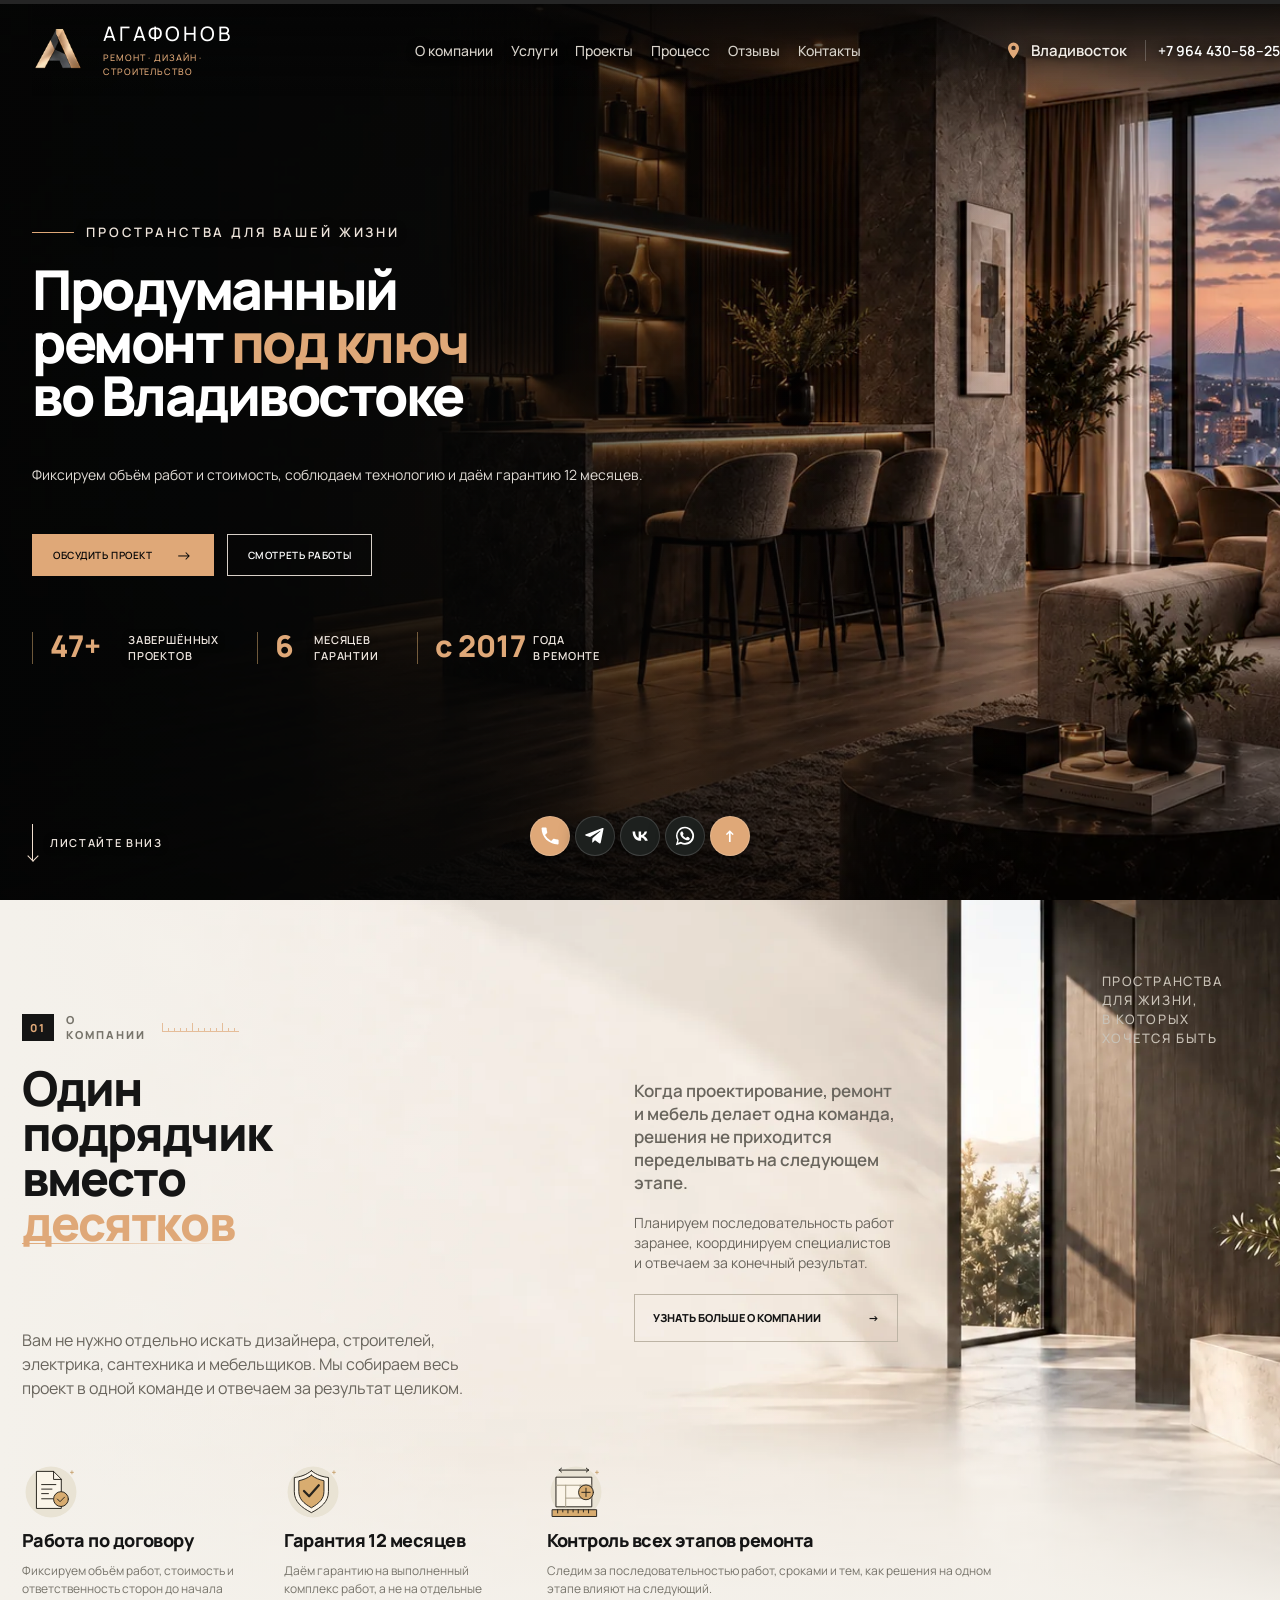
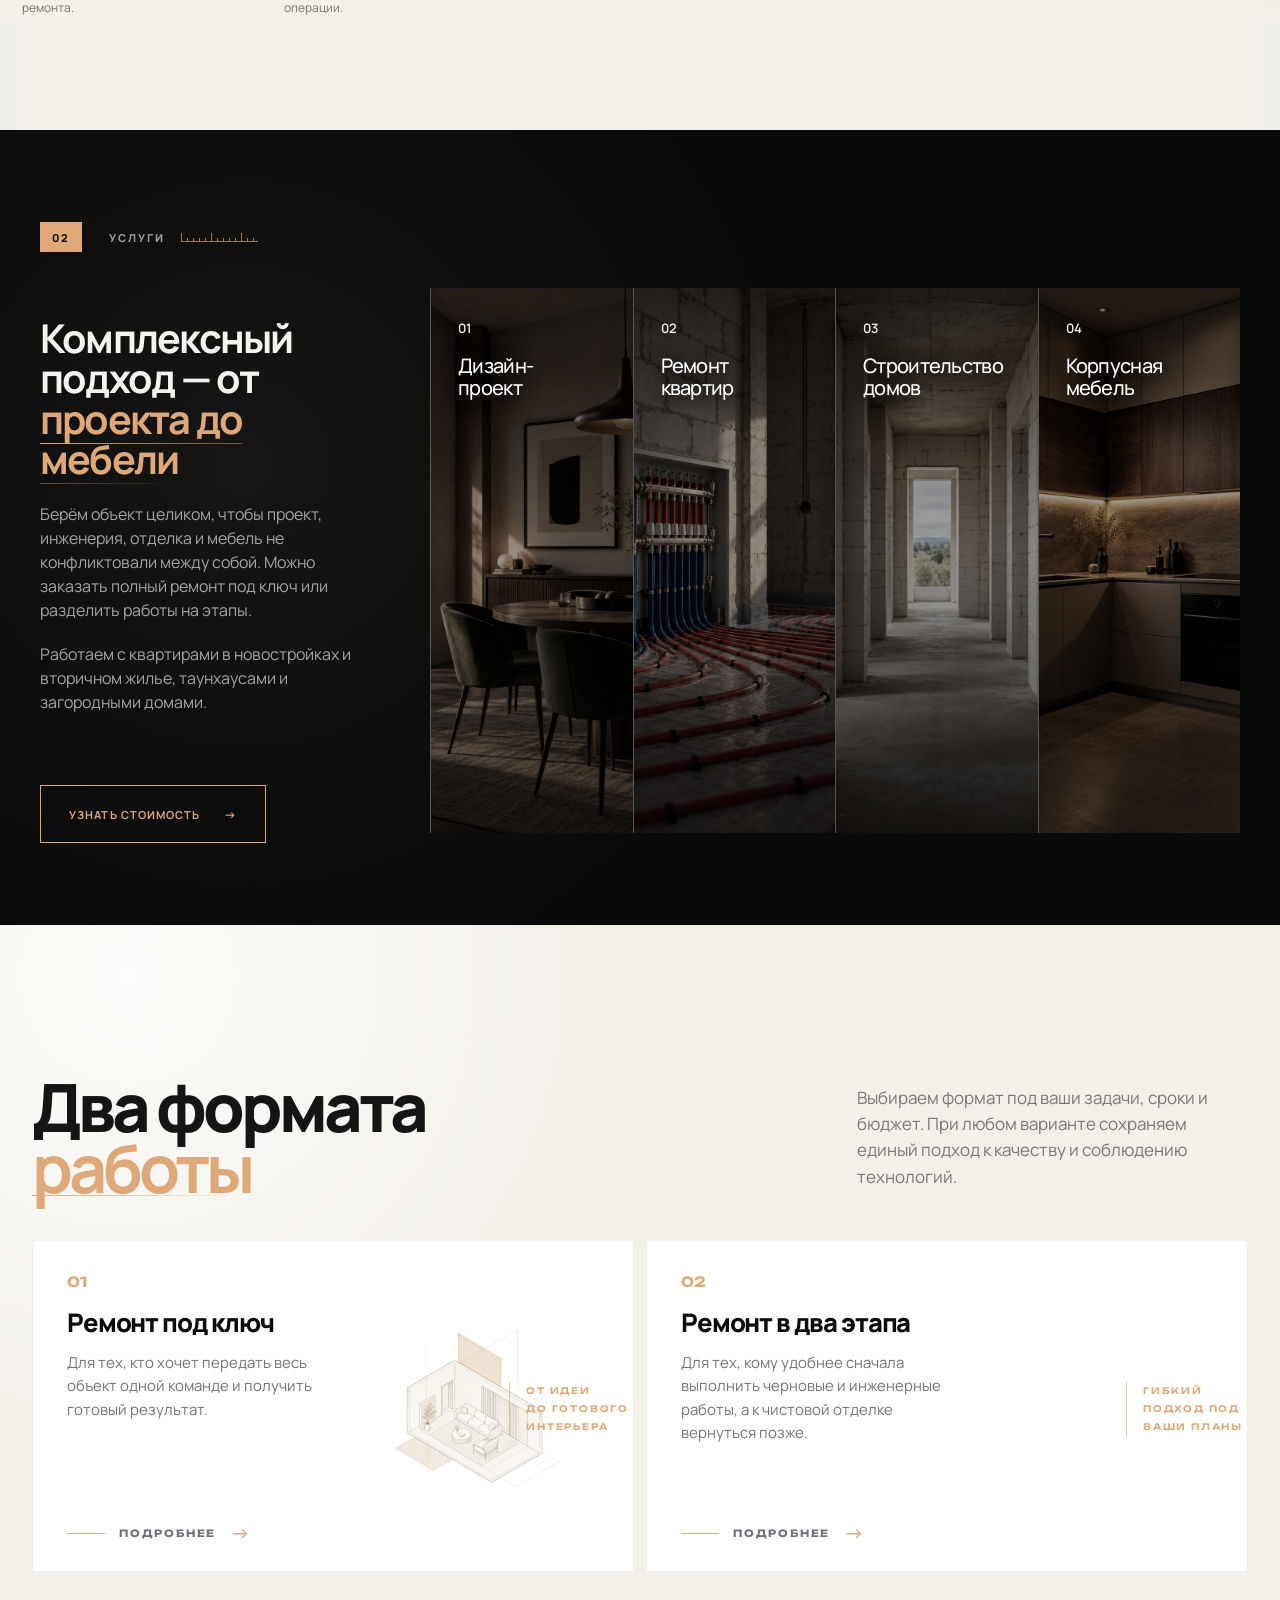
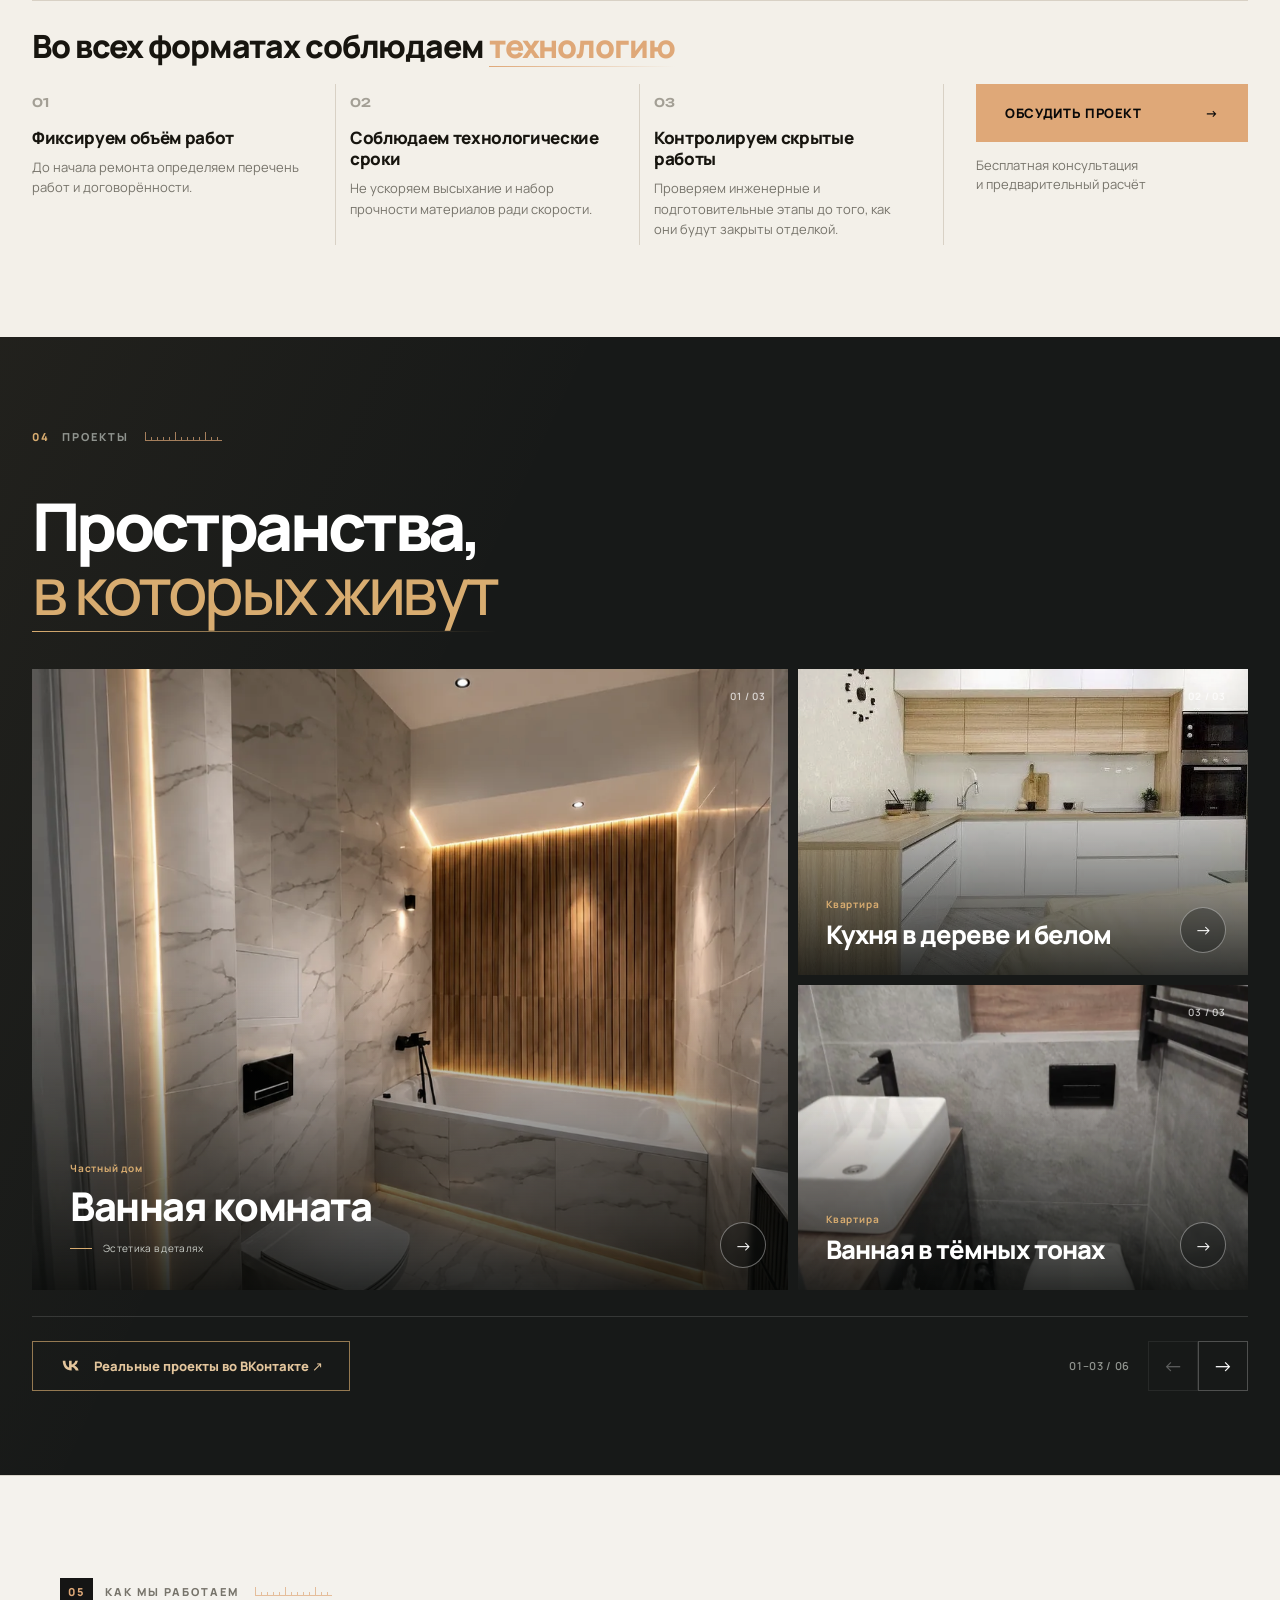
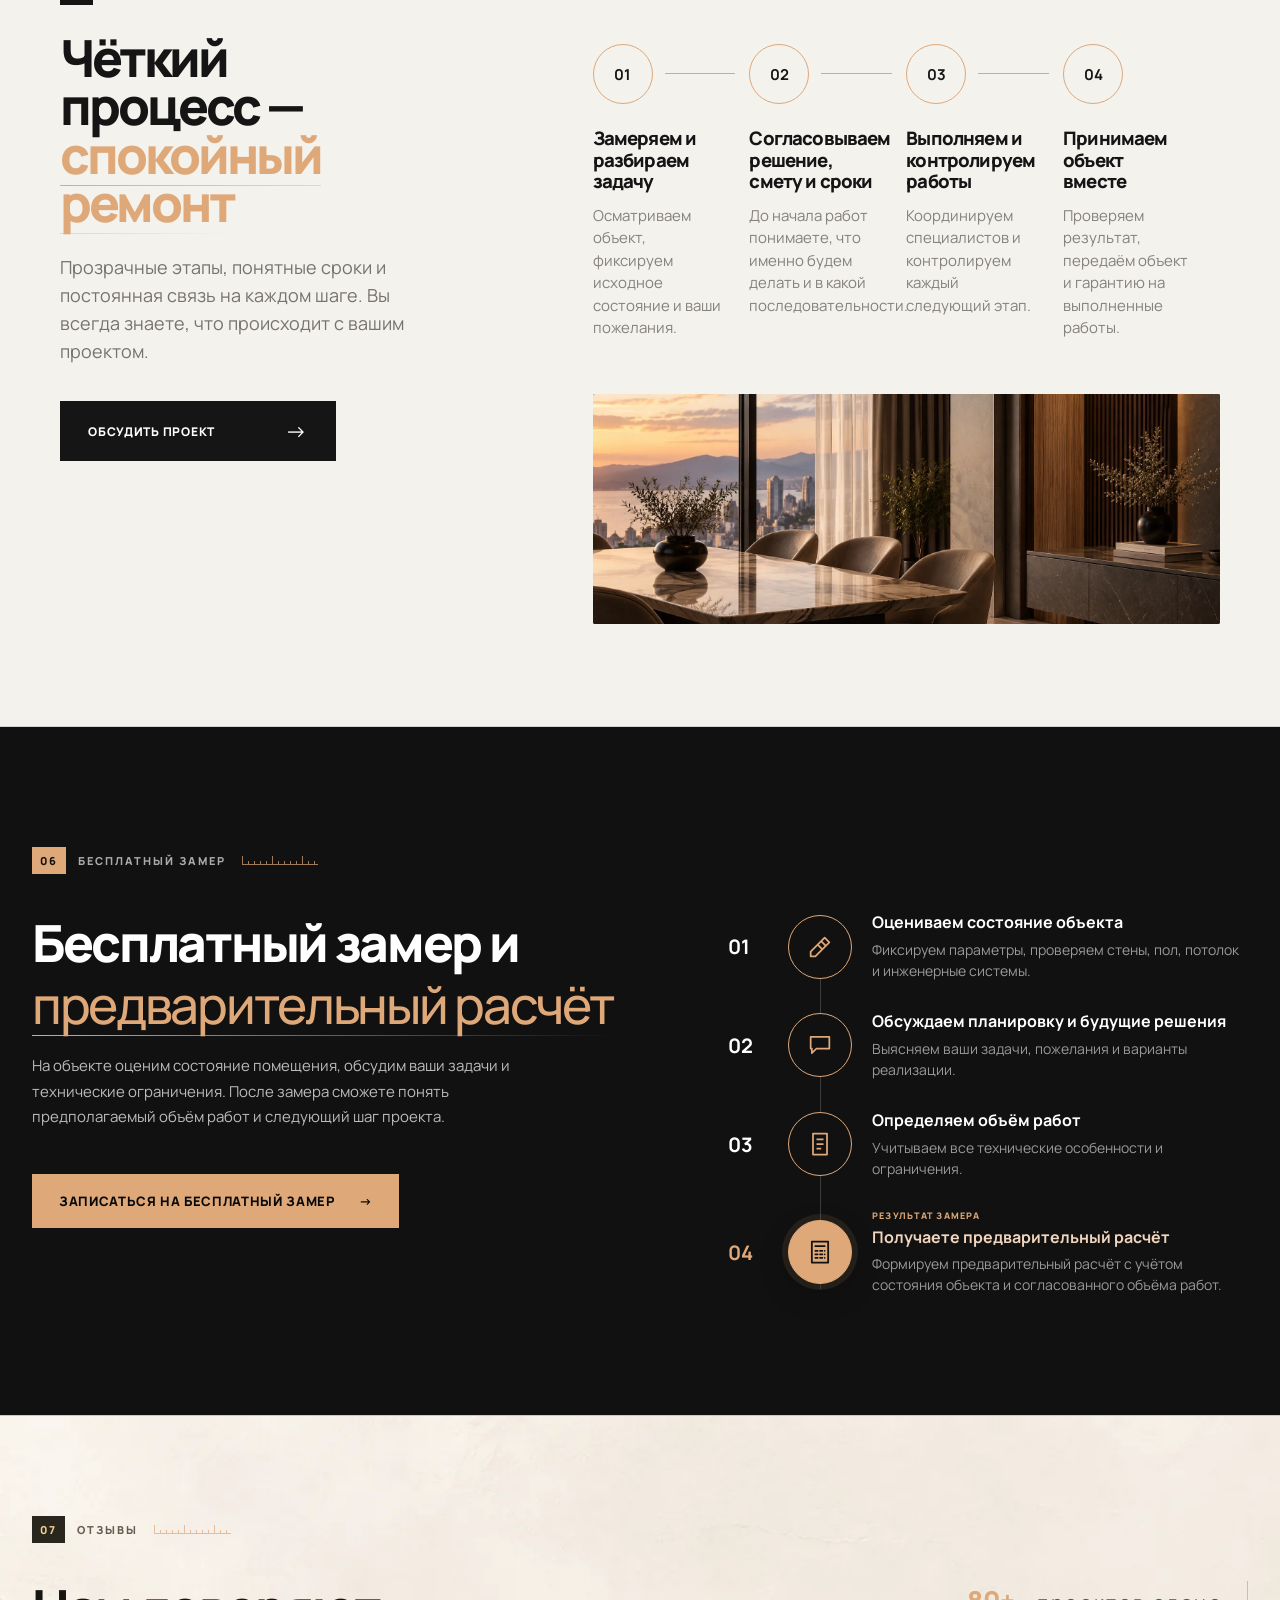
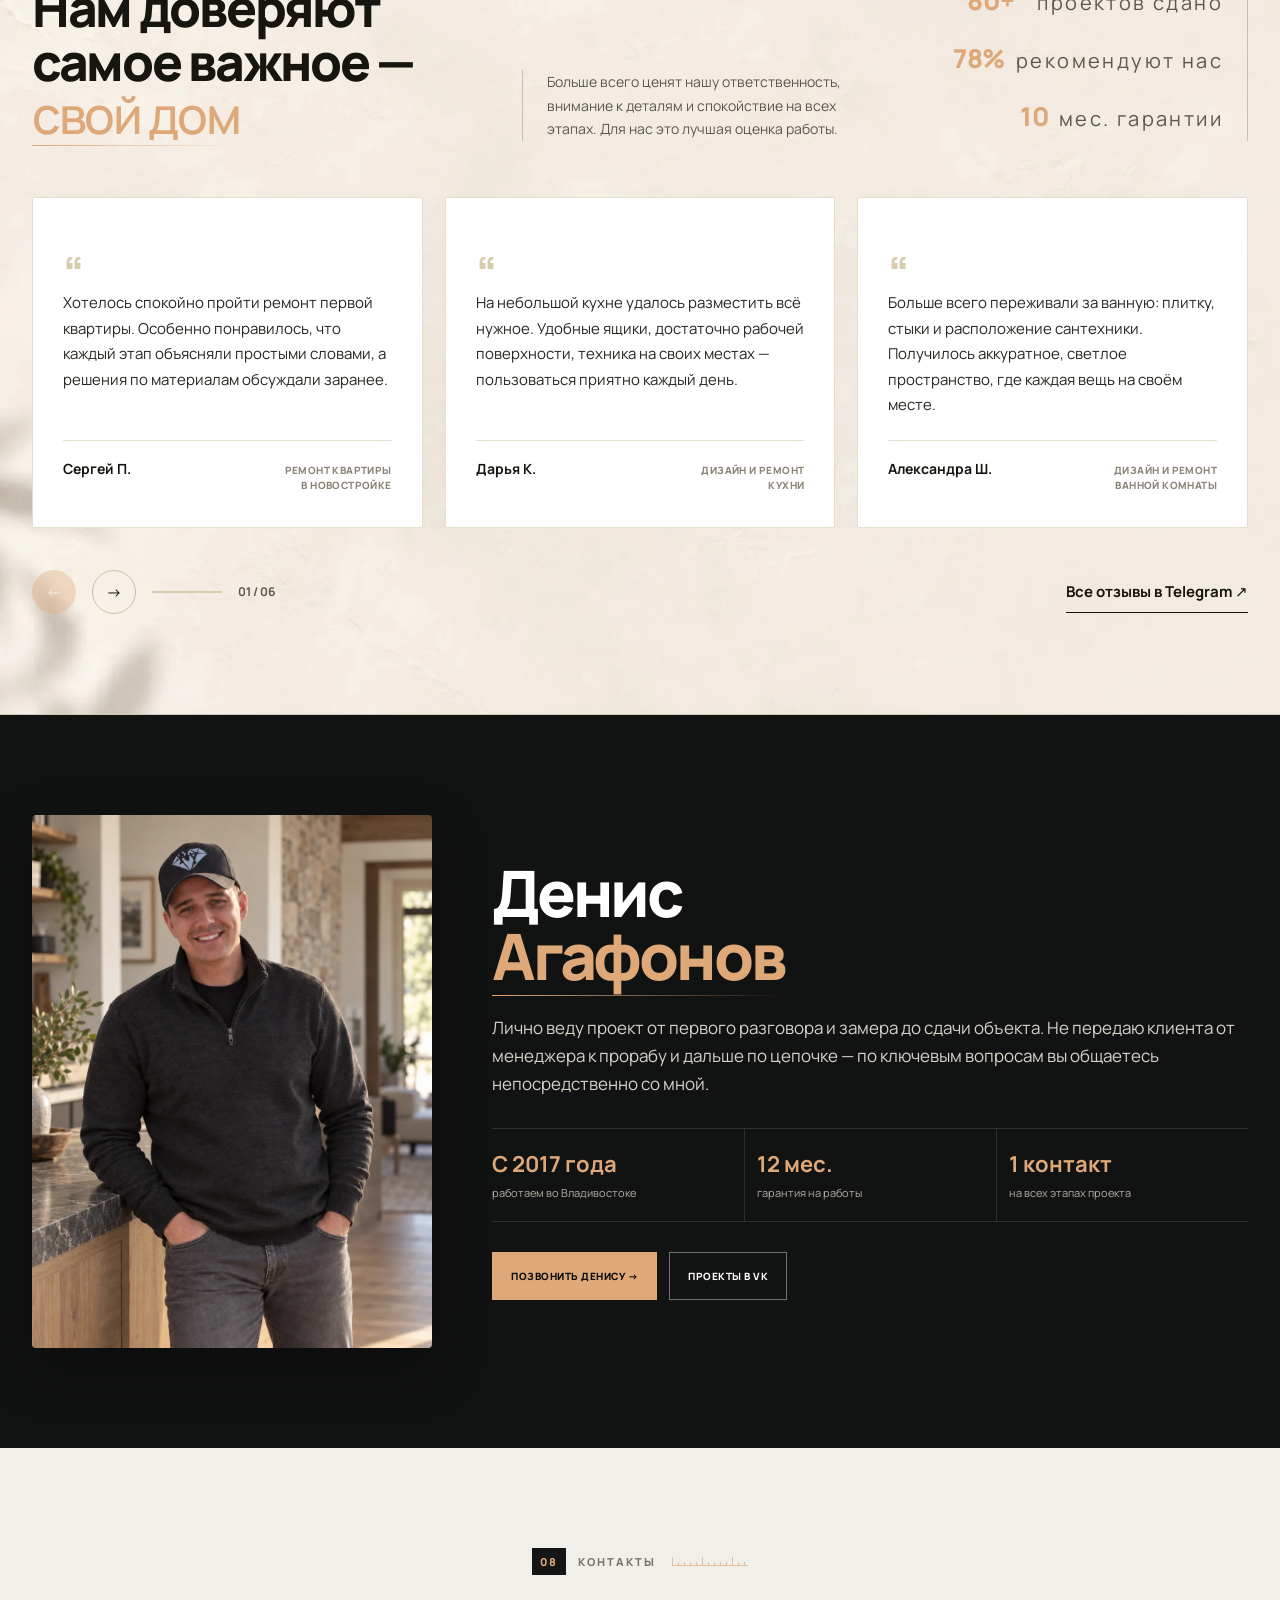
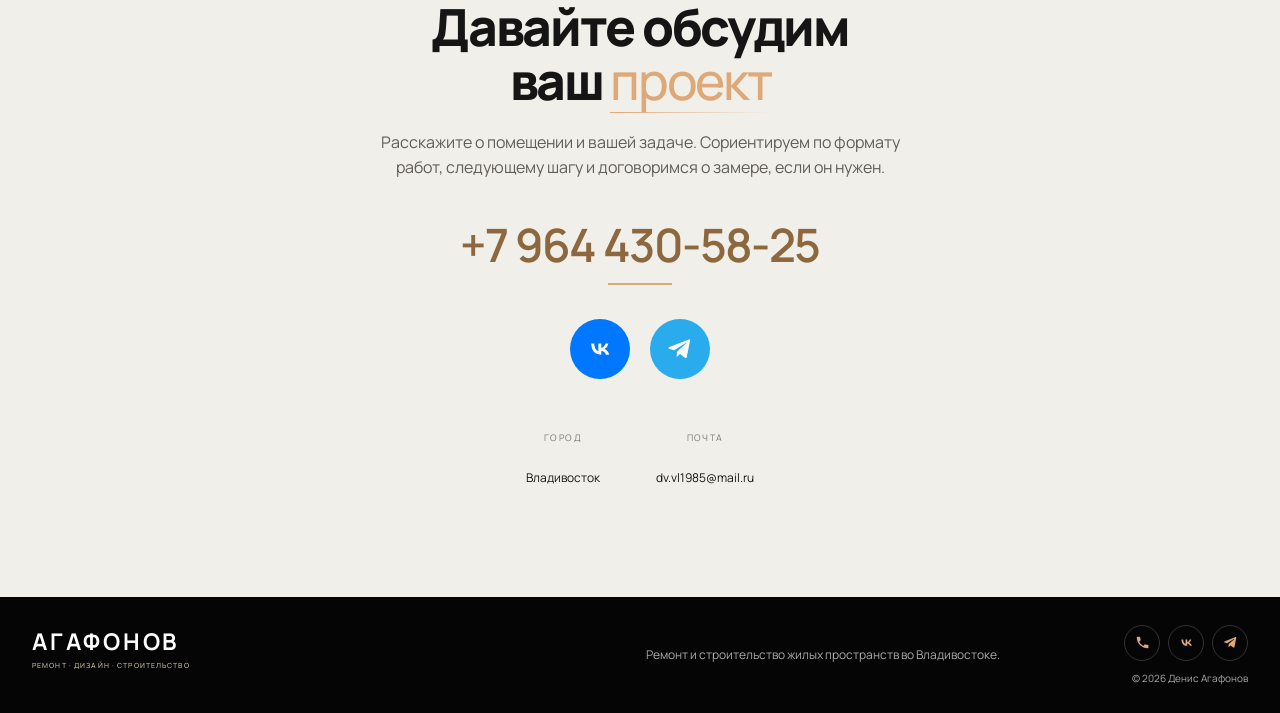
<file: index.html>
<!doctype html>
<html lang="ru">
<head>
  <meta charset="UTF-8">
  <meta name="viewport" content="width=device-width, initial-scale=1.0">
  <meta name="description" content="Денис Агафонов — ремонт квартир, таунхаусов и загородных домов, дизайн и строительство во Владивостоке.">
  <meta name="theme-color" content="#0b0b0b">
  <title>Денис Агафонов — ремонт и дизайн во Владивостоке</title>
  <link rel="icon" href="favicon-32.png?v=20260919" type="image/png" sizes="32x32">
  <link rel="apple-touch-icon" href="apple-touch-icon.png?v=20260919" sizes="180x180">
  <link rel="preconnect" href="https://fonts.googleapis.com">
  <link rel="preconnect" href="https://fonts.gstatic.com" crossorigin>
  <link rel="preload" href="assets/hero0.webp" as="image" type="image/webp" fetchpriority="high">
  <link href="https://fonts.googleapis.com/css2?family=Manrope:wght@400;500;600;700;800&family=Unbounded:wght@500;600;700&display=swap" rel="stylesheet">
  <link rel="stylesheet" href="site.css?v=4">
</head>
<body>
  <div class="scroll-progress" aria-hidden="true"><span></span></div>
  <div class="loader" aria-hidden="true"><div class="loader__brand"><img decoding="async" width="320" height="320" class="brand-mark loader-logo" src="assets/agafonov-logo-transparent.webp" alt=""><span class="wordmark__name">ДЕНИС</span><span class="wordmark__title">АГАФОНОВ</span></div><div class="loader__caption">ремонт · дизайн · строительство</div><div class="loader__line"><span></span></div></div>

  <header class="header" id="header">
    <a class="brand" href="#top" aria-label="Денис Агафонов — на главную"><img decoding="async" width="320" height="320" class="brand-mark-image" src="assets/agafonov-logo-transparent.webp" alt="" aria-hidden="true">
      <span class="wordmark"><b class="wordmark__title">АГАФОНОВ</b><small class="wordmark__tagline">ремонт · дизайн · строительство</small></span>
    </a>
    <nav class="nav" aria-label="Основная навигация"><a href="#about">О компании</a><a href="#services">Услуги</a><a href="#projects">Проекты</a><a href="#process">Процесс</a><a href="#reviews">Отзывы</a><a href="#contact">Контакты</a></nav>
    <div class="header__contact"><span class="header__location" aria-label="Город Владивосток"><svg viewBox="0 0 24 24" aria-hidden="true"><path d="M12 2a7 7 0 0 0-7 7c0 5.2 7 13 7 13s7-7.8 7-13a7 7 0 0 0-7-7Zm0 9.5A2.5 2.5 0 1 1 12 6a2.5 2.5 0 0 1 0 5.5Z"/></svg>Владивосток</span><a class="header__phone" href="tel:+79644305825"><b>+7 964 430–58–25</b></a></div>
    <button class="menu-toggle" type="button" aria-label="Открыть меню" aria-expanded="false"><span></span><span></span><span></span></button>
  </header>

  <main id="top">
    <section class="hero">
      <div class="hero__slides" aria-hidden="true"><div class="hero__slide is-loaded" style="background-image:url(assets/hero0.webp)"></div><div class="hero__slide" data-bg="assets/hero-agafonov-v2.webp"></div><div class="hero__slide" data-bg="assets/hero-bathroom-hq.webp"></div><div class="hero__slide" data-bg="assets/hero-kitchen-hq.webp"></div></div>
      <div class="hero__shade"></div>
      <div class="hero__content">
        <p class="eyebrow reveal">Пространства для вашей жизни</p>
        <h1 class="hero__title" aria-label="Продуманный ремонт под ключ во Владивостоке"><span aria-hidden="true">Продуманный</span><span aria-hidden="true">ремонт <em>под <i class="hero-key"><b class="hero-key__word">ключ</b><svg class="hero-key__icon" viewBox="0 0 240 90" fill="none" aria-hidden="true"><defs><linearGradient id="hero-key-beige" x1="48" y1="10" x2="65" y2="80" gradientUnits="userSpaceOnUse"><stop stop-color="#f5dfbd"/><stop offset=".25" stop-color="#e6c18d"/><stop offset=".52" stop-color="#d8ac70"/><stop offset=".78" stop-color="#bf915d"/><stop offset="1" stop-color="#a97b4b"/></linearGradient><linearGradient id="hero-key-edge" x1="24" y1="12" x2="100" y2="82" gradientUnits="userSpaceOnUse"><stop stop-color="#fff1d8" stop-opacity=".85"/><stop offset=".5" stop-color="#e6c495" stop-opacity=".45"/><stop offset="1" stop-color="#845d39" stop-opacity=".7"/></linearGradient></defs><path fill-rule="evenodd" clip-rule="evenodd" d="M35 10H66Q73 10 78 16L86 26Q90 30 90 35H220Q228 35 228 43V68Q228 75 221 75H205Q198 75 198 68V56H183V69H169V56H90Q89 62 85 67L78 75Q73 80 66 80H35Q28 80 23 75L15 66Q11 61 11 54V36Q11 29 15 24L23 15Q28 10 35 10ZM37 27Q34 27 32 30L29 34Q27 36 27 40V50Q27 54 30 57L33 61Q35 64 39 64H61Q65 64 67 61L71 57Q74 54 74 50V40Q74 36 71 33L67 29Q65 27 61 27Z" fill="url(#hero-key-beige)" stroke="url(#hero-key-edge)" stroke-width="1.4" stroke-linejoin="round"/><path d="M34 16H65Q70 16 74 21L81 29M95 40H218" stroke="#fff0d5" stroke-opacity=".65" stroke-width="2.2" stroke-linecap="round"/><path d="M34 74H66Q70 74 74 70M97 52H172M203 69H221" stroke="#805835" stroke-opacity=".5" stroke-width="2" stroke-linecap="round"/></svg></i></em></span><span aria-hidden="true">во Владивостоке</span></h1>
        <p class="hero__lead reveal"><span>Фиксируем объём работ и стоимость, соблюдаем технологию и даём гарантию 12 месяцев.</span></p>
        <div class="hero__actions reveal">
          <a class="button button--yellow" href="tel:+79644305825">Обсудить проект <b>→</b></a>
          <a class="button button--ghost" href="#projects">Смотреть работы</a>
        </div>
        <a class="hero__orbit" href="#process" aria-label="Перейти к процессу работы"><span>ДОГОВОР · ГАРАНТИЯ · ПОЛНЫЙ ЦИКЛ · </span><b>↓</b></a>
        <div class="hero__stats">
          <div><strong>100+</strong><span>завершённых<br>проектов</span></div>
          <div><strong>12</strong><span>месяцев<br>гарантии</span></div>
          <div><strong>с 2017</strong><span>года<br>в ремонте</span></div>
        </div>
      </div>
      <a class="hero__scroll" href="#about"><span></span>листайте вниз</a>
      <nav class="contact-dock" aria-label="Быстрые контакты">
        <a class="contact-dock__top" href="#top" aria-label="Наверх">↑</a>
        <div class="contact-dock__methods" aria-label="Способы связи">
          <a href="tel:+79644305825" aria-label="Позвонить"><svg viewBox="0 0 24 24" aria-hidden="true"><path d="M6.6 10.8a15.8 15.8 0 0 0 6.6 6.6l2.2-2.2c.3-.3.7-.4 1.1-.2 1.2.4 2.5.7 3.9.7.6 0 1 .4 1 1v3.5c0 .6-.4 1-1 1C10.7 21.2 2.8 13.3 2.8 3.6c0-.6.4-1 1-1h3.5c.6 0 1 .4 1 1 0 1.4.2 2.7.7 3.9.1.4 0 .8-.2 1.1Z"/></svg></a>
          <a href="https://t.me/Denis_Agafonovv" target="_blank" rel="noopener" aria-label="Telegram"><svg class="tg-icon" viewBox="0 0 24 24" aria-hidden="true"><path d="m21.3 4.1-3 15c-.2 1.1-.8 1.4-1.7.9L12 16.6l-2.2 2.1c-.2.3-.5.5-.9.5l.3-4.7 8.6-7.8c.4-.3-.1-.5-.6-.2L6.6 13.2 2 11.7c-1-.3-1-1 .2-1.5l17.9-6.9c.8-.3 1.5.2 1.2.8Z"/></svg></a>
          <a href="https://vk.com/denis_agafonovv" target="_blank" rel="noopener" aria-label="ВКонтакте"><svg class="vk-icon" viewBox="0 0 24 24" aria-hidden="true"><path d="M12.8 17.2c-5.5 0-8.7-3.8-8.9-10.2h2.8c.1 4.7 2.2 6.6 3.8 7V7h2.7v4c1.6-.2 3.3-1.9 3.9-4h2.7a7.7 7.7 0 0 1-3.6 5.1c1.7.8 3.6 2.3 4.3 5.1h-3c-.7-2-2.2-3.5-4.3-3.7v3.7Z"/></svg></a>
          <a href="https://wa.me/79644305825" target="_blank" rel="noopener" aria-label="WhatsApp"><svg viewBox="0 0 24 24" aria-hidden="true"><path d="M12 2a9.7 9.7 0 0 0-8.4 14.6L2 22l5.6-1.5A9.8 9.8 0 1 0 12 2Zm0 17.7a8 8 0 0 1-4.1-1.1l-.3-.2-3.3.9.9-3.2-.2-.3A8 8 0 1 1 12 19.7Zm4.4-6c-.2-.1-1.4-.7-1.7-.8-.2-.1-.4-.1-.6.1l-.8 1c-.1.2-.3.2-.5.1a6.5 6.5 0 0 1-3.2-2.8c-.2-.3 0-.4.1-.5l.4-.5.2-.4c.1-.2 0-.3 0-.5l-.8-1.9c-.2-.5-.4-.4-.6-.4h-.5c-.2 0-.5.1-.7.3-.2.3-.9.9-.9 2.1 0 1.3.9 2.5 1 2.7.1.2 1.8 2.8 4.5 3.9.6.3 1.1.4 1.5.5.6.2 1.2.2 1.7.1.5-.1 1.4-.6 1.6-1.1.2-.6.2-1 .2-1.1-.1-.2-.3-.3-.6-.4Z"/></svg></a>
        </div>
        <button class="contact-dock__toggle" type="button" aria-expanded="false" aria-label="Открыть способы связи"><svg viewBox="0 0 24 24" aria-hidden="true"><path d="M6.6 10.8a15.8 15.8 0 0 0 6.6 6.6l2.2-2.2c.3-.3.7-.4 1.1-.2 1.2.4 2.5.7 3.9.7.6 0 1 .4 1 1v3.5c0 .6-.4 1-1 1C10.7 21.2 2.8 13.3 2.8 3.6c0-.6.4-1 1-1h3.5c.6 0 1 .4 1 1 0 1.4.2 2.7.7 3.9.1.4 0 .8-.2 1.1Z"/></svg></button>
      </nav>
    </section>

    <section class="section intro" id="about">
      <div class="section__label reveal"><span>01</span> О компании</div>
      <div class="intro__grid">
        <div class="intro__statement reveal">
          <h2 class="section__title"><span>Один</span><span>подрядчик</span><span>вместо</span><i>десятков</i></h2>
          <p class="intro__directions">Вам не нужно отдельно искать дизайнера, строителей, электрика, сантехника и мебельщиков. Мы собираем весь проект в одной команде и отвечаем за результат целиком.</p>
        </div>
        <div class="intro__copy reveal">
          <p class="lead">Когда проектирование, ремонт и мебель делает одна команда, решения не приходится переделывать на следующем этапе.</p>
          <p>Планируем последовательность работ заранее, координируем специалистов и отвечаем за конечный результат.</p>
          <a class="intro__more" href="#team">Узнать больше о компании <span>→</span></a>
        </div>
        <figure class="intro__visual reveal"><img decoding="async" src="assets/about-background-v3.webp?v=2" alt="Минималистичный светлый интерьер с панорамным окном и отделкой из тёмного дерева" loading="lazy"><figcaption>Пространства<br>для жизни,<br>в которых<br>хочется быть</figcaption></figure>
      </div>
      <div class="principles" id="advantages" tabindex="0" aria-label="Наши преимущества. Листайте карточки">
        <article class="reveal"><b>01</b><img decoding="async" class="principle-art" src="assets/principle-contract.svg" alt="" loading="lazy"><h3>Работа по договору</h3><p>Фиксируем объём работ, стоимость и ответственность сторон до начала ремонта.</p></article>
        <article class="reveal"><b>02</b><img decoding="async" class="principle-art" src="assets/principle-guarantee.svg" alt="" loading="lazy"><h3>Гарантия 12 месяцев</h3><p>Даём гарантию на выполненный комплекс работ, а не на отдельные операции.</p></article>
        <article class="reveal"><b>03</b><img decoding="async" class="principle-art" src="assets/principle-measure.svg" alt="" loading="lazy"><h3>Контроль всех этапов ремонта</h3><p>Следим за последовательностью работ, сроками и тем, как решения на одном этапе влияют на следующий.</p></article>
      </div><div class="advantages-controls"><span class="advantages-counter">01 / 03</span><div><button type="button" class="advantages-prev" aria-label="Предыдущее преимущество">←</button><button type="button" class="advantages-next" aria-label="Следующее преимущество">→</button></div></div>
    </section>

    <section class="section services" id="services">
      <div class="section__label reveal"><span>02</span> Услуги</div>
      <div class="services__panorama">
        <div class="services__intro reveal">
          <h2 class="services__title">Комплексный<br>подход — от<br><i>проекта до мебели</i></h2>
          <p>Берём объект целиком, чтобы проект, инженерия, отделка и мебель не конфликтовали между собой. Можно заказать полный ремонт под ключ или разделить работы на этапы.</p>
          <p>Работаем с квартирами в новостройках и вторичном жилье, таунхаусами и загородными домами.</p>
          <a class="services__all" href="#contact"><span>Узнать стоимость</span><i aria-hidden="true">→</i></a>
        </div>
        <a class="service-seg service-seg--01 reveal" href="#contact"><span class="service-seg__media" data-bg="assets/services-design.webp"></span><span class="service-seg__content"><span class="service-seg__num">01</span><span class="service-seg__name">Дизайн-<br>проект</span></span></a>
        <a class="service-seg service-seg--02 reveal" href="#contact"><span class="service-seg__media" data-bg="assets/services-renovation.webp"></span><span class="service-seg__content"><span class="service-seg__num">02</span><span class="service-seg__name">Ремонт<br>квартир</span></span></a>
        <a class="service-seg service-seg--03 reveal" href="#contact"><span class="service-seg__media" data-bg="assets/services-house.webp"></span><span class="service-seg__content"><span class="service-seg__num">03</span><span class="service-seg__name">Строительство<br>домов</span></span></a>
        <a class="service-seg service-seg--04 reveal" href="#contact"><span class="service-seg__media" data-bg="assets/services-kitchen.webp"></span><span class="service-seg__content"><span class="service-seg__num">04</span><span class="service-seg__name">Корпусная<br>мебель</span></span></a>
      </div>
    </section>

    <section class="section formats" id="formats">
      <div class="section__label reveal"><span>03</span> Форматы работы</div>
      <div class="section__head">
        <h2 class="section__title reveal">Два формата<br><i>работы</i></h2>
        <p class="reveal">Выбираем формат под ваши задачи, сроки и бюджет. При любом варианте сохраняем единый подход к качеству и соблюдению технологий.</p>
      </div>
      <div class="formats__grid">
        <article class="formats__card reveal">
          <div class="formats__copy"><b>01</b><h3>Ремонт под ключ</h3><p>Для тех, кто хочет передать весь объект одной команде и получить готовый результат.</p><a href="#contact">Подробнее <span>→</span></a></div>
          <figure class="formats__visual"><img decoding="async" src="assets/format-turnkey-plan.webp" alt="Архитектурный план квартиры" loading="lazy"><figcaption>От идеи<br>до готового<br>интерьера</figcaption></figure>
        </article>
        <article class="formats__card reveal">
          <div class="formats__copy"><b>02</b><h3>Ремонт в два этапа</h3><p>Для тех, кому удобнее сначала выполнить черновые и инженерные работы, а к чистовой отделке вернуться позже.</p><a href="#contact">Подробнее <span>→</span></a></div>
          <figure class="formats__visual"><img decoding="async" src="assets/format-two-stage-section.webp" alt="Архитектурный разрез стены и перекрытия" loading="lazy"><figcaption>Гибкий<br>подход под<br>ваши планы</figcaption></figure>
        </article>
      </div>
      <h3 class="formats__subtitle reveal">Во всех форматах соблюдаем <i>технологию</i></h3>
      <div class="formats__technology">
        <div class="approach__grid">
          <article class="approach__card reveal"><b>01</b><h3>Фиксируем объём работ</h3><p>До начала ремонта определяем перечень работ и договорённости.</p></article>
          <article class="approach__card reveal"><b>02</b><h3>Соблюдаем технологические сроки</h3><p>Не ускоряем высыхание и набор прочности материалов ради скорости.</p></article>
          <article class="approach__card reveal"><b>03</b><h3>Контролируем скрытые работы</h3><p>Проверяем инженерные и подготовительные этапы до того, как они будут закрыты отделкой.</p></article>
        </div>
        <div class="formats__foot reveal">
          <a class="button button--yellow" href="tel:+79644305825">Обсудить проект <b>→</b></a>
          <p class="formats__note">Бесплатная консультация<br>и предварительный расчёт</p>
        </div>
      </div>
    </section>

    <section class="projects" id="projects">
      <div class="section projects__head">
        <div class="section__label section__label--light reveal"><span>04</span> Проекты</div>
        <div class="projects__head-row">
          <h2 class="section__title reveal">Пространства,<br><i>в которых живут</i></h2>
        </div>
      </div>
      <div class="project-carousel reveal" aria-label="Карусель проектов Дениса Агафонова">
        <div class="project-track" tabindex="0" aria-label="Страницы проектов">
          <div class="project-page">
            <article class="project-card project-card--big project-card--verified"><button class="project-card__main" type="button" data-gallery="13"><img decoding="async" loading="lazy" src="assets/vk-bathroom-clean.webp" alt="Светлая ванная комната с мраморной плиткой и деревянными рейками"></button><div class="project-card__body"><span class="project-card__tag">Частный дом</span><h3>Ванная комната</h3><span class="project-card__meta">Эстетика в деталях</span></div><span class="project-card__index">01 / 03</span><button class="project-card__arrow" type="button" data-gallery="13" aria-label="Смотреть фото крупнее">→</button></article>
            <article class="project-card"><button class="project-card__main" type="button" data-gallery="24"><img decoding="async" loading="lazy" src="assets/vk-project-05-kitchen-wood.webp" alt="Готовая кухня в дереве и белом цвете"></button><div class="project-card__body"><span class="project-card__tag">Квартира</span><h3>Кухня в дереве и белом</h3></div><span class="project-card__index">02 / 03</span><button class="project-card__arrow" type="button" data-gallery="24" aria-label="Смотреть фото крупнее">→</button></article>
            <article class="project-card project-card--verified"><button class="project-card__main" type="button" data-gallery="26"><img decoding="async" loading="lazy" src="assets/vk-project-07-bathroom-dark.webp" alt="Тёмная ванная комната с чёрной сантехникой"></button><div class="project-card__body"><span class="project-card__tag">Квартира</span><h3>Ванная в тёмных тонах</h3></div><span class="project-card__index">03 / 03</span><button class="project-card__arrow" type="button" data-gallery="26" aria-label="Смотреть фото крупнее">→</button></article>
          </div>
          <div class="project-page">
            <article class="project-card project-card--big project-card--verified"><button class="project-card__main" type="button" data-gallery="14"><img decoding="async" loading="lazy" src="assets/kitchen-12766-01.webp" alt="Установленная кухня — рабочая зона с мойкой и варочной панелью"></button><div class="project-card__body"><span class="project-card__tag">Квартира</span><h3>Кухня под ключ</h3><span class="project-card__meta">От чертежа до сдачи</span></div><span class="project-card__index">01 / 03</span><button class="project-card__arrow" type="button" data-gallery="14" aria-label="Смотреть фото крупнее">→</button></article>
            <article class="project-card"><button class="project-card__main" type="button" data-gallery="22"><img decoding="async" loading="lazy" src="assets/vk-project-09-kitchen-beige.webp" alt="Готовая бежевая кухня со встроенной техникой"></button><div class="project-card__body"><span class="project-card__tag">Квартира</span><h3>Кухня в бежевом</h3></div><span class="project-card__index">02 / 03</span><button class="project-card__arrow" type="button" data-gallery="22" aria-label="Смотреть фото крупнее">→</button></article>
            <article class="project-card"><button class="project-card__main" type="button" data-gallery="27"><img decoding="async" loading="lazy" src="assets/vk-project-10-hallway.webp" alt="Готовая прихожая со шкафом-купе"></button><div class="project-card__body"><span class="project-card__tag">Квартира</span><h3>Прихожая</h3></div><span class="project-card__index">03 / 03</span><button class="project-card__arrow" type="button" data-gallery="27" aria-label="Смотреть фото крупнее">→</button></article>
          </div>
        </div>
        <div class="projects__footer">
          <div class="projects__cta"><a class="button button--yellow" href="https://vk.com/denis_agafonovv" target="_blank" rel="noopener"><svg class="projects-vk-icon" viewBox="0 0 24 24" aria-hidden="true"><path d="M12.8 17.2c-5.5 0-8.7-3.8-8.9-10.2h2.8c.1 4.7 2.2 6.6 3.8 7V7h2.7v4c1.6-.2 3.3-1.9 3.9-4h2.7a7.7 7.7 0 0 1-3.6 5.1c1.7.8 3.6 2.3 4.3 5.1h-3c-.7-2-2.2-3.5-4.3-3.7v3.7Z"/></svg>Реальные проекты во ВКонтакте ↗</a></div>
          <div class="project-controls"><p><span class="project-current">01–03</span> / 06</p><div><button class="project-prev" type="button" aria-label="Предыдущие проекты">←</button><button class="project-next" type="button" aria-label="Следующие проекты">→</button></div></div>
        </div>
      </div>
    </section>

    <section class="process" id="process">
      <div class="process__inner">
        <div class="process__intro reveal">
          <div class="section__label"><span>05</span> Как мы работаем</div>
          <h2>Чёткий<br>процесс —<br><em>спокойный<br>ремонт</em></h2>
          <p>Прозрачные этапы, понятные сроки и постоянная связь на каждом шаге. Вы всегда знаете, что происходит с вашим проектом.</p>
          <a class="process__button" href="tel:+79644305825">Обсудить проект <b>→</b></a>
        </div>
        <div class="process__content">
          <div class="timeline">
            <article class="reveal"><span>01</span><div><h3>Замеряем и<br>разбираем задачу</h3><p>Осматриваем объект, фиксируем исходное состояние и ваши пожелания.</p></div></article>
            <article class="reveal"><span>02</span><div><h3>Согласовываем решение,<br>смету и сроки</h3><p>До начала работ понимаете, что именно будем делать и в какой последовательности.</p></div></article>
            <article class="reveal"><span>03</span><div><h3>Выполняем и<br>контролируем работы</h3><p>Координируем специалистов и контролируем каждый следующий этап.</p></div></article>
            <article class="reveal"><span>04</span><div><h3>Принимаем объект<br>вместе</h3><p>Проверяем результат, передаём объект и гарантию на выполненные работы.</p></div></article>
          </div>
          <figure class="process__image reveal">
            <img decoding="async" loading="lazy" src="assets/process-interior-v2.webp" alt="Современная столовая с панорамным видом на закат">
          </figure>
        </div>
      </div>
    </section>

    <section class="measure" id="measure">
      <div class="section measure__inner">
      <div class="section__label reveal"><span>06</span> Бесплатный замер</div>
      <div class="measure__grid">
        <div class="measure__copy reveal">
          <h2 class="section__title">Бесплатный замер и <i>предварительный расчёт</i></h2>
          <p>На объекте оценим состояние помещения, обсудим ваши задачи и технические ограничения. После замера сможете понять предполагаемый объём работ и следующий шаг проекта.</p>
          <a class="button button--yellow measure__cta" href="tel:+79644305825">Записаться на бесплатный замер <b>→</b></a>
        </div>
        <ol class="measure__timeline">
          <li class="measure__step reveal">
            <span class="measure__step-num">01</span>
            <span class="measure__step-icon"><svg viewBox="0 0 24 24" aria-hidden="true"><path d="M4 16 16 4l4 4L8 20H4v-4Z" fill="none" stroke="currentColor" stroke-width="1.5" stroke-linejoin="round"/><path d="M13 7l4 4M10 10l4 4" stroke="currentColor" stroke-width="1.5"/></svg></span>
            <span class="measure__step-body"><h3>Оцениваем состояние объекта</h3><p>Фиксируем параметры, проверяем стены, пол, потолок и инженерные системы.</p></span>
          </li>
          <li class="measure__step reveal">
            <span class="measure__step-num">02</span>
            <span class="measure__step-icon"><svg viewBox="0 0 24 24" aria-hidden="true"><path d="M4 5h16v10H9l-4 4v-4H4Z" fill="none" stroke="currentColor" stroke-width="1.5" stroke-linejoin="round"/></svg></span>
            <span class="measure__step-body"><h3>Обсуждаем планировку и будущие решения</h3><p>Выясняем ваши задачи, пожелания и варианты реализации.</p></span>
          </li>
          <li class="measure__step reveal">
            <span class="measure__step-num">03</span>
            <span class="measure__step-icon"><svg viewBox="0 0 24 24" aria-hidden="true"><path d="M6 3h12v18H6Z" fill="none" stroke="currentColor" stroke-width="1.5" stroke-linejoin="round"/><path d="M9 8h6M9 12h6M9 16h4" stroke="currentColor" stroke-width="1.5"/></svg></span>
            <span class="measure__step-body"><h3>Определяем объём работ</h3><p>Учитываем все технические особенности и ограничения.</p></span>
          </li>
          <li class="measure__step measure__step--result reveal">
            <span class="measure__step-num">04</span>
            <span class="measure__step-icon"><svg viewBox="0 0 24 24" aria-hidden="true"><path d="M5 3h14v18H5Z" fill="none" stroke="currentColor" stroke-width="1.5" stroke-linejoin="round"/><path d="M8 7h8M8 11h2M12 11h2M16 11h0M8 14h2M12 14h2M16 14h0M8 17h2M12 17h2M16 17h0" stroke="currentColor" stroke-width="1.5" stroke-linecap="round"/></svg></span>
            <span class="measure__step-body"><small>Результат замера</small><h3>Получаете предварительный расчёт</h3><p>Формируем предварительный расчёт с учётом состояния объекта и согласованного объёма работ.</p></span>
          </li>
        </ol>
      </div>
      </div>
    </section>

    <section class="reviews" id="reviews">
      <div class="section reviews__inner">
        <div class="section__label section__label--light reveal"><span>07</span> Отзывы</div>
        <div class="reviews__top reveal">
          <h2 class="section__title">Нам доверяют<br>самое важное —<br><i>свой дом</i></h2>
          <p class="reviews__intro">Больше всего ценят нашу ответственность, внимание к деталям и спокойствие на всех этапах. Для нас это лучшая оценка работы.</p>
          <div class="reviews__stats">
            <div><b>100+</b><span>проектов сдано</span></div>
            <div><b>98%</b><span>рекомендуют нас</span></div>
            <div><b>12</b><span>мес. гарантии</span></div>
          </div>
        </div>
        <div class="reviews__viewport reveal" tabindex="0" aria-label="Карусель отзывов">
          <div class="reviews__track">
            <blockquote><div class="review__quote">”</div><p>Хотелось спокойно пройти ремонт первой квартиры. Особенно понравилось, что каждый этап объясняли простыми словами, а решения по материалам обсуждали заранее.</p><footer><b>Сергей П.</b><span>Ремонт квартиры<br>в новостройке</span></footer></blockquote>
            <blockquote><div class="review__quote">”</div><p>На небольшой кухне удалось разместить всё нужное. Удобные ящики, достаточно рабочей поверхности, техника на своих местах — пользоваться приятно каждый день.</p><footer><b>Дарья К.</b><span>Дизайн и ремонт<br>кухни</span></footer></blockquote>
            <blockquote><div class="review__quote">”</div><p>Больше всего переживали за ванную: плитку, стыки и расположение сантехники. Получилось аккуратное, светлое пространство, где каждая вещь на своём месте.</p><footer><b>Александра Ш.</b><span>Дизайн и ремонт<br>ванной комнаты</span></footer></blockquote>
            <blockquote><div class="review__quote">”</div><p>Было удобно обсуждать все вопросы с одним человеком. Фотографии по ходу работ помогали понимать, что уже готово и какой этап будет следующим.</p><footer><b>Андрей М.</b><span>Комплексный ремонт<br>квартиры</span></footer></blockquote>
            <blockquote><div class="review__quote">”</div><p>Сначала разобрались с планировкой и освещением. Благодаря этому не пришлось переделывать розетки после установки мебели. Дом стал гораздо удобнее.</p><footer><b>Елена В.</b><span>Комплексный ремонт<br>частного дома</span></footer></blockquote>
            <blockquote><div class="review__quote">”</div><p>Хотели простой интерьер с тёплыми материалами. Понравилось внимание к деталям: ровным примыканиям, спокойному свету и удобному хранению.</p><footer><b>Михаил С.</b><span>Дизайн<br>интерьера</span></footer></blockquote>
          </div>
        </div>
        <div class="reviews__bottom reveal">
          <div class="reviews__nav">
            <button class="review-prev" type="button" aria-label="Предыдущая карточка">←</button>
            <button class="review-next" type="button" aria-label="Следующая карточка">→</button>
            <span class="reviews__progress"><i></i></span>
            <b class="reviews__count">01 / 06</b>
          </div>
          <a class="reviews__link" href="https://t.me/Denis_Agafonovv" target="_blank" rel="noopener">Все отзывы в Telegram ↗</a>
        </div>
      </div>
    </section>

    <section class="company" id="team">
      <div class="company__backdrop"><img decoding="async" loading="lazy" src="assets/agafonov.webp" alt="Денис Агафонов"></div>
      <div class="company__copy"><h2>Денис<br><em>Агафонов</em></h2><p class="lead">Лично веду проект от первого разговора и замера до сдачи объекта. Не передаю клиента от менеджера к прорабу и дальше по цепочке — по ключевым вопросам вы общаетесь непосредственно со мной.</p><div class="company__facts"><div><b>С 2017 года</b><span>работаем во Владивостоке</span></div><div><b>12 мес.</b><span>гарантия на работы</span></div><div><b>1 контакт</b><span>на всех этапах проекта</span></div></div><div class="actions"><a class="button button--yellow" href="tel:+79644305825">ПОЗВОНИТЬ ДЕНИСУ →</a><a class="button button--ghost" href="https://vk.com/denis_agafonovv" target="_blank" rel="noopener">ПРОЕКТЫ В VK</a></div></div>
    </section>

    <section class="contact" id="contact">
      <div class="contact__info">
        <div class="section__label reveal"><span>08</span> Контакты</div>
        <h2 class="section__title reveal">Давайте обсудим<br>ваш <i>проект</i></h2>
        <p class="contact__lead reveal">Расскажите о помещении и вашей задаче. Сориентируем по формату работ, следующему шагу и договоримся о замере, если он нужен.</p>
        <a class="contact__phone reveal" href="tel:+79644305825">+7 964 430-58-25</a>
        <div class="contact__socials reveal">
          <a class="contact__social contact__social--vk" href="https://vk.com/denis_agafonovv" target="_blank" rel="noopener" aria-label="ВКонтакте"><svg viewBox="0 0 24 24" aria-hidden="true"><path d="M12.8 17.2c-5.5 0-8.7-3.8-8.9-10.2h2.8c.1 4.7 2.2 6.6 3.8 7V7h2.7v4c1.6-.2 3.3-1.9 3.9-4h2.7a7.7 7.7 0 0 1-3.6 5.1c1.7.8 3.6 2.3 4.3 5.1h-3c-.7-2-2.2-3.5-4.3-3.7v3.7Z"/></svg><span>ВКонтакте</span></a>
          <a class="contact__social contact__social--telegram" href="https://t.me/Denis_Agafonovv" target="_blank" rel="noopener" aria-label="Telegram"><svg viewBox="0 0 24 24" aria-hidden="true"><path d="m21.3 4.1-3 15c-.2 1.1-.8 1.4-1.7.9L12 16.6l-2.2 2.1c-.2.3-.5.5-.9.5l.3-4.7 8.6-7.8c.4-.3-.1-.5-.6-.2L6.6 13.2 2 11.7c-1-.3-1-1 .2-1.5l17.9-6.9c.8-.3 1.5.2 1.2.8Z"/></svg><span>Telegram</span></a>
        </div>
        <div class="contact__details reveal"><div><small>Город</small><p>Владивосток</p></div><div><small>Почта</small><a href="mailto:dv.vl1985@mail.ru">dv.vl1985@mail.ru</a></div></div>
      </div>
      <div class="contact__map">
        <div class="static-map-heading"><b>Владивосток и пригород</b><span>12 районов и кварталов · нажмите на флажок</span></div>
        <div class="static-map-frame"><div id="service-map" role="region" aria-label="Карта Владивостока с условными метками районов"></div><div class="static-map-details" hidden role="region" aria-label="Фотография проекта"></div></div>
        <div class="map-districts" aria-label="Выбрать район"></div>
        <p class="static-map-note">Фото привязаны к районам условно. Метки не обозначают подтверждённые адреса выполненных работ.</p>
        <a class="static-map-credit" href="https://www.openstreetmap.org/copyright" target="_blank" rel="noopener">Картографическая основа: © OpenStreetMap contributors</a>
      </div>
    </section>
  </main>

  <footer class="footer"><a class="footer__brand" href="#top" aria-label="Агафонов — на главную"><span class="wordmark"><b class="wordmark__title">АГАФОНОВ</b><small class="wordmark__tagline">ремонт · дизайн · строительство</small></span></a><p class="footer__desc">Ремонт и строительство жилых пространств во Владивостоке.</p><div class="footer__end"><div class="footer__social"><a href="tel:+79644305825" aria-label="Позвонить"><svg viewBox="0 0 24 24" aria-hidden="true"><path d="M6.6 10.8a15.8 15.8 0 0 0 6.6 6.6l2.2-2.2c.3-.3.7-.4 1.1-.2 1.2.4 2.5.7 3.9.7.6 0 1 .4 1 1v3.5c0 .6-.4 1-1 1C10.7 21.2 2.8 13.3 2.8 3.6c0-.6.4-1 1-1h3.5c.6 0 1 .4 1 1 0 1.4.2 2.7.7 3.9.1.4 0 .8-.2 1.1Z"/></svg></a><a href="https://vk.com/denis_agafonovv" target="_blank" rel="noopener" aria-label="ВКонтакте"><svg viewBox="0 0 24 24" aria-hidden="true"><path d="M12.8 17.2c-5.5 0-8.7-3.8-8.9-10.2h2.8c.1 4.7 2.2 6.6 3.8 7V7h2.7v4c1.6-.2 3.3-1.9 3.9-4h2.7a7.7 7.7 0 0 1-3.6 5.1c1.7.8 3.6 2.3 4.3 5.1h-3c-.7-2-2.2-3.5-4.3-3.7v3.7Z"/></svg></a><a href="https://t.me/Denis_Agafonovv" target="_blank" rel="noopener" aria-label="Telegram"><svg viewBox="0 0 24 24" aria-hidden="true"><path d="m21.3 4.1-3 15c-.2 1.1-.8 1.4-1.7.9L12 16.6l-2.2 2.1c-.2.3-.5.5-.9.5l.3-4.7 8.6-7.8c.4-.3-.1-.5-.6-.2L6.6 13.2 2 11.7c-1-.3-1-1 .2-1.5l17.9-6.9c.8-.3 1.5.2 1.2.8Z"/></svg></a></div><small>© 2026 Денис Агафонов</small></div></footer>

  <div class="lightbox" role="dialog" aria-modal="true" aria-label="Просмотр проекта" aria-hidden="true"><button class="lightbox__close" type="button" aria-label="Закрыть галерею">×</button><button class="lightbox__prev" type="button" aria-label="Предыдущее фото">←</button><figure><img decoding="async" alt=""><figcaption><span>Ремонт и дизайн</span><b class="lightbox__counter">01 / 07</b></figcaption></figure><button class="lightbox__next" type="button" aria-label="Следующее фото">→</button></div>
  <script src="script.js?v=3" defer></script>
  <script src="map.js?v=3" defer></script>
</body>
</html>
</file>
<file: site.css>
:root{--yellow:#d8ac70;--yellow2:#ebc99a;--black:#0b0b0b;--ink:#151515;--paper:#f1efe9;--muted:#77746b;--line:#d7d2c7;--white:#fff;--radius:4px;--max:1240px}
*{box-sizing:border-box}html{scroll-behavior:smooth;scroll-padding-top:82px;scrollbar-color:var(--yellow) var(--black);scrollbar-width:thin}body{margin:0;background:var(--paper);color:var(--ink);font-family:Manrope,Arial,sans-serif;overflow-x:hidden}body::-webkit-scrollbar{width:11px}body::-webkit-scrollbar-track{background:var(--black)}body::-webkit-scrollbar-thumb{background:var(--yellow);border:2px solid var(--black);border-radius:20px}a{color:inherit;text-decoration:none}img{display:block;max-width:100%}.loader{position:fixed;inset:0;background:#050505;z-index:9999;display:grid;place-items:center;color:var(--yellow);transition:opacity .7s,visibility .7s}.loader.is-done{opacity:0;visibility:hidden}.loader__brand{font:700 clamp(28px,5vw,72px)/1 Unbounded,sans-serif;letter-spacing:.08em}.loader__line{position:absolute;left:0;right:0;bottom:0;height:5px;background:#1a1a1a}.loader__line span{display:block;height:100%;background:var(--yellow);animation:load 1.25s cubic-bezier(.7,0,.2,1) forwards}@keyframes load{from{width:0}to{width:100%}}
.header{position:fixed;z-index:100;top:0;left:0;width:100%;height:104px;padding:0 max(22px,4vw);display:flex;align-items:center;gap:36px;color:#fff;transition:height .35s ease,background-color .35s ease,box-shadow .35s ease;background:linear-gradient(#000b,transparent)}.header.is-scrolled{height:72px;background:rgba(8,8,8,.86);box-shadow:0 8px 30px #0004}.brand{display:flex;align-items:center;gap:11px;min-width:230px}.brand img{width:54px;height:54px;min-width:54px;object-fit:cover;border-radius:50%}.brand b{font:600 14px/1.1 Unbounded}.brand small{display:block;margin-top:5px;font-size:8px;letter-spacing:.12em;text-transform:uppercase;color:#bbb}.header.is-scrolled .brand img{width:54px;height:54px}.nav{display:flex;justify-content:center;gap:25px;margin:auto}.nav a{font-size:13px;font-weight:700;position:relative;padding:12px 0}.nav a:after{content:"";position:absolute;left:0;bottom:5px;width:0;height:2px;background:var(--yellow);transition:.25s}.nav a:hover:after,.nav a.active:after{width:100%}.nav a.active{color:var(--yellow)}.header__phone{text-align:right;white-space:nowrap}.header__phone small{display:block;font-size:10px;color:#aaa}.header__phone b{font-size:14px}.menu-toggle{display:none;background:none;border:0;width:42px;height:42px}.menu-toggle span{display:block;width:25px;height:2px;background:#fff;margin:6px auto}
.hero{height:max(760px,100svh);min-height:700px;position:relative;color:#fff;overflow:hidden;background:#111}.hero__shade{position:absolute;inset:0;background:linear-gradient(90deg,#050505ee 0%,#0808089e 48%,#0001 80%),linear-gradient(0deg,#0009 0,transparent 45%)}.hero__content{position:relative;z-index:2;width:min(var(--max),calc(100% - 44px));margin:auto;padding-top:clamp(150px,19vh,210px)}.eyebrow,.section__label{font-size:11px;font-weight:800;letter-spacing:.18em;text-transform:uppercase}.eyebrow{color:var(--yellow);display:flex;align-items:center;gap:12px}.eyebrow:before{content:"";width:45px;height:2px;background:var(--yellow)}.hero__title{margin:24px 0 26px;font:600 clamp(48px,7.2vw,108px)/.92 Unbounded,sans-serif;letter-spacing:-.06em;max-width:1100px}.hero__title span{display:block;opacity:0;transform:translateY(55px);animation:titleIn .8s forwards}.hero__title span:nth-child(1){animation-delay:1.15s}.hero__title span:nth-child(2){animation-delay:1.3s}.hero__title span:nth-child(3){animation-delay:1.45s}.hero__title em,.section__title i{font-style:normal;color:var(--yellow)}@keyframes titleIn{to{opacity:1;transform:none}}.hero__lead{max-width:610px;font-size:16px;line-height:1.7;color:#d9d9d9}.hero__actions{display:flex;gap:12px;margin-top:30px}.button{min-height:54px;padding:0 26px;display:inline-flex;align-items:center;justify-content:center;gap:24px;font-size:clamp(13px,.8vw,16px);font-weight:800;text-transform:uppercase;letter-spacing:.05em;border:1px solid transparent;transition:.25s}.button--yellow{background:var(--yellow);color:#090909}.button--yellow:hover{background:var(--yellow2);transform:translateY(-2px)}.button--ghost{border-color:#ffffff66;color:#fff}.button--ghost:hover{background:#fff;color:#111}.hero__stats{position:absolute;right:0;bottom:90px;display:flex;gap:40px}.hero__stats div{display:flex;align-items:center;gap:12px}.hero__stats strong{font:600 37px/1 Unbounded;color:var(--yellow)}.hero__stats span{font-size:10px;line-height:1.4;text-transform:uppercase;letter-spacing:.08em;color:#aaa}.hero__scroll{position:absolute;z-index:4;left:4vw;bottom:70px;font-size:10px;text-transform:uppercase;letter-spacing:.13em;display:flex;align-items:center;gap:12px;color:#ccc}.hero__scroll span{width:34px;height:1px;background:var(--yellow)}
.section{max-width:var(--max);margin:auto;padding:120px 22px}.section__label{display:flex;align-items:center;gap:12px;color:var(--muted);margin-bottom:38px}.section__label span{color:var(--yellow);background:#151515;padding:6px 8px}.section__label--light{color:#aaa}.section__label--light span{background:var(--yellow);color:#111}.section__title{margin:0;font:600 clamp(38px,5vw,70px)/1.04 Unbounded,sans-serif;letter-spacing:-.05em}.section__title i{font-weight:500}.intro__grid,.section__head{display:grid;grid-template-columns:1.3fr .7fr;gap:70px;align-items:start}.intro__copy{padding-top:8px}.intro__copy .lead{font-size:21px;line-height:1.5;font-weight:600;margin-top:0}.intro__copy p{line-height:1.8;color:#605e58}.principles{display:grid;grid-template-columns:repeat(4,1fr);margin-top:85px;border-top:1px solid var(--line)}.principles article{padding:32px 25px 0 0;border-right:1px solid var(--line);min-height:220px}.principles article+article{padding-left:25px}.principles article:last-child{border-right:0}.principles b{font:600 12px Unbounded;color:#a39f95}.principles h3{margin:35px 0 12px;font:600 18px Unbounded}.principles p{font-size:clamp(14px,.85vw,17px);line-height:1.65;color:var(--muted)}
.services{padding-top:55px}.section__head p{max-width:380px;margin:18px 0 0;font-size:16px;line-height:1.7;color:var(--muted)}.service--image{grid-row:span 2;min-height:780px;color:#fff;padding:0}.service--image img{position:absolute;inset:0;width:100%;height:100%;object-fit:cover}.service--image:after{content:"";position:absolute;inset:0;background:linear-gradient(transparent 30%,#000e)}
.projects{background:#0a0a0a;color:#fff;padding-bottom:40px}.projects__head{padding-top:36px;padding-bottom:14px}.projects__head-row{display:flex;justify-content:space-between;align-items:flex-end;flex-wrap:wrap;gap:30px}.projects__head-row>p{max-width:400px;margin:0;line-height:1.6;color:#aaa}.gallery{display:grid;grid-template-columns:repeat(3,1fr);grid-auto-rows:600px;gap:5px}.gallery img{width:100%;height:100%;object-fit:cover;filter:saturate(.72) contrast(1.06);transition:.7s}.gallery figcaption{position:absolute;z-index:2;left:28px;bottom:25px}.gallery figcaption b{display:block;font:600 18px Unbounded}.gallery figcaption span{font-size:11px;color:#bbb;text-transform:uppercase;letter-spacing:.1em}.projects__footer{display:flex;align-items:center;justify-content:space-between;flex-wrap:wrap;gap:20px;margin-top:16px}.projects__cta{text-align:center;margin-top:0}
.process{max-width:1000px}.process>.section__title{margin-bottom:70px}.timeline{border-top:1px solid var(--line)}.timeline article{display:grid;grid-template-columns:120px 1fr;padding:35px 0;border-bottom:1px solid var(--line)}.timeline>article>span{font:600 15px Unbounded;color:#aaa}.timeline h3{font:600 clamp(22px,3vw,32px) Unbounded;margin:0 0 12px}.timeline p{color:var(--muted);line-height:1.7;margin:0;max-width:610px}.team{padding-top:50px}
.reviews{background:var(--yellow);color:#111}.reviews__inner{padding-top:100px;padding-bottom:100px}.reviews__top{display:grid;grid-template-columns:.7fr 1.3fr;align-items:end}.reviews__top>div b{display:block;font:600 72px/1 Unbounded}.reviews__top>div span{display:block;font-size:20px;letter-spacing:.12em;margin:8px 0}.reviews__top>div small{font-size:11px;text-transform:uppercase}.reviews__top .section__title i{color:#111;text-decoration:underline}.reviews blockquote{margin:0;background:#e5c69e;padding:35px;min-height:330px;display:flex;flex-direction:column}.reviews blockquote p{font-size:16px;line-height:1.75;margin:0}.reviews footer{margin-top:auto;font-weight:800}.reviews footer span{display:block;font-size:10px;text-transform:uppercase;margin-top:4px}.reviews__link{display:inline-block;margin-top:32px;font-size:12px;font-weight:800;border-bottom:1px solid}
.contact{display:grid;grid-template-columns:1fr 1fr}
.contact__socials{display:flex;gap:14px;margin:26px 0 0}.contact__social{position:relative;width:54px;height:54px;border-radius:50%;display:grid;place-items:center;background:var(--yellow);color:#111;transition:background .25s,transform .25s}.contact__social svg{width:24px;height:24px;fill:currentColor}.contact__social span{position:absolute;left:50%;bottom:-30px;transform:translateX(-50%);font-size:clamp(10px,.6vw,12px);text-transform:uppercase;letter-spacing:.08em;color:#999;white-space:nowrap;opacity:0;transition:opacity .25s}.contact__social:hover{background:var(--yellow2);transform:translateY(-3px)}.contact__social:hover span{opacity:1}.contact__info{background:#111;color:#fff;padding:100px max(35px,calc((100vw - var(--max))/2 + 22px)) 90px max(35px,calc((100vw - var(--max))/2 + 22px))}.contact__info .section__title{font-size:clamp(38px,4.5vw,66px)}.contact__lead{max-width:560px;color:#aaa;line-height:1.7;margin:35px 0}.contact__phone{font:600 clamp(25px,3.6vw,50px)/1 Unbounded;color:var(--yellow);border-bottom:2px solid}.contact__details{display:grid;grid-template-columns:1fr 1fr;gap:28px;margin-top:60px}.contact__details small{font-size:clamp(9px,.55vw,11px);color:#777;text-transform:uppercase;letter-spacing:.15em}.contact__details p,.contact__details a{font-size:clamp(12px,.75vw,15px);line-height:1.6}.contact__map{min-height:620px}.footer{background:#050505;color:#aaa;padding:28px 4vw;display:grid;grid-template-columns:1.3fr 1fr auto;align-items:center;gap:22px;font-size:clamp(12px,.65vw,14px)}.footer__brand{display:flex;align-items:center;gap:12px;color:#fff;font:600 11px Unbounded}.footer__brand img{width:44px;height:44px;border-radius:50%}.footer__brand small{font:400 7px Manrope;color:#777}.footer>a{color:var(--yellow);font-weight:800}.footer__end{display:flex;flex-direction:column;align-items:flex-end;gap:10px}
.reveal{opacity:0;transform:translate3d(0,34px,0)}.reveal.visible{opacity:1;transform:none}
@media(max-width:1000px){.nav{position:fixed;inset:72px 0 auto;background:#0b0b0b;display:grid;gap:0;padding:25px;transform:translateY(-130%);transition:.3s}.nav.open{transform:none}.nav a{font-size:18px;border-bottom:1px solid #222}.menu-toggle{display:block;margin-left:auto}.header__phone{display:none}.hero__stats{left:22px;right:auto;gap:22px}.hero__stats strong{font-size:27px}.principles{grid-template-columns:1fr 1fr}.principles article:nth-child(2){border-right:0}.service--image{grid-row:auto;min-height:610px}.gallery{grid-template-columns:1fr 1fr;grid-auto-rows:520px}.contact{grid-template-columns:1fr}.contact__map{height:520px}.reviews blockquote{min-height:260px}.footer{grid-template-columns:1fr auto}.footer__desc{display:none}}
@media(max-width:700px){.header{height:76px;padding:0 15px}.brand{min-width:0}.brand span{display:none}.brand img{width:45px;height:45px}.hero{min-height:780px}.hero__content{width:calc(100% - 30px);padding-top:135px}.hero__title{font-size:clamp(39px,12vw,58px);line-height:.98}.hero__lead{font-size:14px;max-width:92%}.hero__actions{flex-direction:column;align-items:stretch;max-width:330px}.hero__stats{bottom:92px;left:15px;right:15px;justify-content:space-between;gap:10px}.hero__stats div{display:block}.hero__stats strong{font-size:24px}.hero__stats span{display:block;margin-top:5px;font-size:8px}.hero__scroll{display:none}.section{padding:85px 15px}.section__title{font-size:clamp(34px,10vw,52px)}.intro__grid,.section__head,.reviews__top{grid-template-columns:1fr;gap:30px}.intro__copy .lead{font-size:18px}.principles{grid-template-columns:1fr;margin-top:50px}.principles article,.principles article+article{padding:25px 0;border-right:0;border-bottom:1px solid var(--line);min-height:0}.principles h3{margin:18px 0 8px}.services{padding-top:30px}.service--image{min-height:540px}.gallery{grid-template-columns:1fr;grid-auto-rows:520px}.projects__head{padding-bottom:45px}.timeline article{grid-template-columns:50px 1fr;gap:10px}.contact__info{padding:85px 20px}.contact__phone{font-size:24px}.contact__details{grid-template-columns:1fr}.contact__map{height:430px}.footer{grid-template-columns:1fr}.footer>a{display:none}.footer__end{align-items:flex-start}}
@media(prefers-reduced-motion:reduce){*{scroll-behavior:auto!important;animation:none!important;transition:none!important}.reveal{opacity:1;transform:none}.loader{display:none}}

html,body{overflow-x:hidden;max-width:100%;}main{overflow-x:hidden;max-width:100%;}
.scroll-progress{position:fixed;z-index:300;top:0;left:0;right:0;width:auto;height:4px;background:#252525}.scroll-progress span{display:block;width:0;height:100%;background:var(--yellow);box-shadow:0 0 14px #d8ac7088;will-change:width}
.loader{grid-template-rows:auto auto auto;align-content:center;gap:14px}.loader img{width:112px;height:112px;border-radius:50%;margin:0 auto 12px;box-shadow:0 0 0 1px #d8ac7044;animation:loaderPulse 1.6s ease-in-out infinite}.loader__caption{font-size:9px;letter-spacing:.25em;text-align:center;text-transform:uppercase;color:#777}.loader__line span{animation-duration:1.8s}@keyframes loaderPulse{50%{transform:scale(1.04);box-shadow:0 0 0 12px #d8ac7008}}
.header{top:4px}
.hero__orbit{position:absolute;z-index:5;left:50%;bottom:115px;width:126px;height:126px;transform:translateX(-50%);border:1px solid #fff5;border-radius:50%;display:grid;place-items:center;color:#fff}.hero__orbit:before{content:"";position:absolute;inset:-8px;border:2px dashed #d8ac7088;border-radius:50%;animation:orbit 12s linear infinite}.hero__orbit span{position:absolute;top:24px;left:12px;right:12px;text-align:center;font:700 8px/1.35 Unbounded;letter-spacing:.13em;color:#eee}.hero__orbit b{margin-top:24px;font-size:28px;color:var(--yellow);animation:orbitArrow 1.7s ease-in-out infinite}@keyframes orbit{to{transform:rotate(360deg)}}@keyframes orbitArrow{50%{transform:translateY(8px)}}.principles article{transition:background .35s,transform .35s;padding-right:22px}.principles article:hover{background:#ebe6d9;transform:translateY(-8px)}.timeline article{transition:padding .35s,background .35s}.timeline article:hover{padding-left:18px;padding-right:18px;background:#ebe6d9}
.team{max-width:none;background:#111;color:#fff;padding-left:max(22px,calc((100vw - var(--max))/2 + 22px));padding-right:max(22px,calc((100vw - var(--max))/2 + 22px))}.team .section__head p{color:#aaa}
.reviews{overflow:hidden}.reviews__viewport{overflow:visible;outline:none;touch-action:pan-y}.reviews__viewport:focus-visible{outline:2px solid #111;outline-offset:8px}.reviews__track{display:flex;gap:22px;transition:transform .6s cubic-bezier(.2,.8,.2,1);will-change:transform}.reviews__track blockquote{flex:0 0 calc((100% - 44px)/3.28);margin:0;background:#e5c69e;padding:34px;min-height:360px;display:flex;flex-direction:column;transition:transform .35s,background .35s}.reviews__track blockquote:hover{transform:translateY(-8px);background:#ffe36a}.reviews__track blockquote p{font-size:15px;line-height:1.72;margin:22px 0}.reviews__track footer{margin-top:auto;font-weight:800}.reviews__track footer a{display:block;margin-top:7px;font-size:10px;text-transform:uppercase;text-decoration:underline}.reviews__link{margin-top:38px}
.footer__social{display:flex;gap:8px}.footer__social a{width:36px;height:36px;border:1px solid #333;border-radius:50%;display:grid;place-items:center;color:var(--yellow);transition:.25s}.footer__social a svg{width:15px;height:15px;fill:currentColor}.footer__social a:hover{background:var(--yellow);color:#111;border-color:var(--yellow)}.contact-dock{position:fixed;z-index:140;left:50%;bottom:18px;transform:translateX(-50%);display:flex;gap:5px;padding:6px;background:#111e;border:1px solid #ffffff1c;backdrop-filter:blur(12px);border-radius:50px;box-shadow:0 14px 40px #0007}.contact-dock a{position:relative;width:48px;height:48px;border-radius:50%;display:grid;place-items:center;background:var(--yellow);color:#111;font-weight:800}.contact-dock a span{position:absolute;bottom:58px;left:50%;transform:translate(-50%,8px);background:#111;color:#fff;padding:7px 10px;border-radius:3px;font-size:10px;white-space:nowrap;opacity:0;pointer-events:none;transition:.25s}.contact-dock a:hover span{opacity:1;transform:translate(-50%,0)}.contact-dock .contact-dock__top{background:#d8d5cd}
.lightbox{position:fixed;z-index:500;inset:0;background:#050505f5;display:grid;grid-template-columns:80px 1fr 80px;align-items:center;opacity:0;visibility:hidden;transition:.35s}.lightbox.open{opacity:1;visibility:visible}.lightbox figure{margin:0;height:90vh;display:flex;flex-direction:column;align-items:center;justify-content:center}.lightbox figure img{max-width:100%;max-height:82vh;object-fit:contain}.lightbox figcaption{width:min(100%,1100px);display:flex;justify-content:space-between;padding-top:12px;color:#aaa;font-size:11px;text-transform:uppercase;letter-spacing:.12em}.lightbox button{border:0;background:transparent;color:#fff;font-size:32px;cursor:pointer}.lightbox button:hover{color:var(--yellow)}.lightbox__close{position:absolute;right:25px;top:18px;width:54px;height:54px}.lightbox__prev,.lightbox__next{height:100%}
@media(max-width:1000px){.hero__orbit{display:none}.reviews__track blockquote{flex-basis:calc((100% - 22px)/2.18)}.team{padding-left:22px;padding-right:22px}.footer{grid-template-columns:1fr auto}.footer__social{display:flex}.lightbox{grid-template-columns:55px 1fr 55px}}
@media(max-width:700px){.loader img{width:82px;height:82px}.loader__brand{font-size:26px}.reviews__track blockquote{flex-basis:88%;min-height:330px;padding:27px}.footer{grid-template-columns:1fr auto}.footer__end{grid-column:1/-1;flex-direction:row;align-items:center;justify-content:space-between;flex-wrap:wrap;gap:14px}.contact-dock{bottom:10px}.contact-dock a{width:45px;height:45px}.lightbox{grid-template-columns:1fr}.lightbox figure{height:82vh;padding:42px 14px}.lightbox__prev,.lightbox__next{position:absolute;bottom:15px;width:60px;height:55px;background:#111}.lightbox__prev{left:calc(50% - 65px)}.lightbox__next{right:calc(50% - 65px)}.team{padding-left:15px;padding-right:15px}}
@media(prefers-reduced-motion:reduce){.hero__orbit span,.hero__orbit b{animation:none!important}.reviews__track{transition:none!important}.principles article:hover,.timeline article:hover,.reviews__track blockquote:hover{transform:none!important}}

html{text-rendering:optimizeLegibility;-webkit-font-smoothing:antialiased;-moz-osx-font-smoothing:grayscale}
body{font-synthesis:none;font-optical-sizing:auto}
.principles{grid-template-columns:repeat(3,1fr)}
@media(max-width:1000px){.principles{grid-template-columns:1fr 1fr}}
@media(max-width:700px){.principles{grid-template-columns:1fr}}
@media(max-width:700px){.header.is-scrolled .brand img{width:45px;height:45px;min-width:45px}}

.contact__map{position:relative;overflow:hidden;background:#d8d5cd}

.project-carousel{width:min(var(--max),calc(100% - 44px));margin:0 auto;overflow:hidden}.project-track{display:flex;transition:transform .65s cubic-bezier(.2,.8,.2,1);will-change:transform}
.project-page{flex:0 0 100%;display:grid;grid-template-columns:1.62fr 1fr;grid-template-rows:repeat(2,1fr);gap:16px;height:clamp(380px,60vh,660px)}
.project-card{position:relative;min-width:0;background:#151515;border:1px solid #2b2b2b;overflow:hidden}
.project-card--big{grid-row:span 2}
.project-card__main{position:absolute;inset:0;width:100%;height:100%;border:0;padding:0;background:#222;cursor:zoom-in}
.project-card__main:focus-visible{outline:3px solid var(--yellow);outline-offset:-3px}
.project-card__main img{display:block;width:100%;height:100%;object-fit:cover;transition:transform .55s,filter .4s;filter:saturate(.8) contrast(1.05)}
.project-card:hover .project-card__main img{transform:scale(1.04);filter:saturate(1)}
.project-card:after{content:"";position:absolute;z-index:1;inset:0;background:linear-gradient(180deg,transparent 42%,#000000d0 100%);pointer-events:none}
.project-card__body{position:absolute;z-index:2;left:24px;right:74px;bottom:22px;color:#fff}
.project-card__tag{display:block;margin-bottom:9px;font:700 10px Unbounded;letter-spacing:.13em;text-transform:uppercase;color:#c9c4b8}
.project-card__body h3{margin:0;font:600 clamp(19px,1.9vw,28px)/1.18 Unbounded}
.project-card__meta{display:flex;align-items:center;gap:11px;margin-top:15px;font-size:10px;letter-spacing:.12em;text-transform:uppercase;color:#9c9890}
.project-card__meta:before{content:"";width:22px;height:1px;background:#665f4f}
.project-card__index{position:absolute;z-index:2;right:22px;bottom:22px;font:600 12px Unbounded;color:#fff;letter-spacing:.04em}
.project-card__arrow{position:absolute;z-index:2;right:20px;top:50%;transform:translateY(-50%);width:52px;height:52px;border-radius:50%;border:1px solid #ffffff55;background:#0b0b0b55;backdrop-filter:blur(3px);display:grid;place-items:center;color:#fff;font-size:17px;cursor:pointer;transition:.25s}
.project-card__arrow:hover,.project-card__arrow:focus-visible{background:var(--yellow);border-color:var(--yellow);color:#111}
.project-controls{display:flex;align-items:center;gap:18px;margin-top:0}.project-controls p{margin:0;font:600 11px Unbounded;color:#aaa;text-transform:uppercase}.project-controls button{width:56px;height:56px;border:1px solid #555;background:transparent;color:#fff;font-size:20px;cursor:pointer;transition:.25s}.project-controls button:hover,.project-controls button:focus-visible{background:var(--yellow);border-color:var(--yellow);color:#111}.project-controls button:disabled{opacity:.3;cursor:not-allowed;background:transparent;color:#fff}
@media(max-width:900px){.project-page{grid-template-columns:1fr;grid-template-rows:none;height:auto;gap:14px}.project-card--big{grid-row:auto}.project-card{display:block}.project-card__main{position:relative;aspect-ratio:1.5/1}}

@media(max-width:1440px){.hero__orbit{display:none}.hero__title{font-size:clamp(46px,6.5vw,88px);max-width:940px}.hero__stats{bottom:74px}}
@media(max-width:1200px){.hero__stats{position:static;margin-top:30px;justify-content:flex-start;flex-wrap:wrap}.hero__content{padding-bottom:120px}}
.contact__details{grid-template-columns:minmax(0,1fr);max-width:430px}.contact__details>div{display:grid;grid-template-columns:90px minmax(0,1fr);gap:18px;align-items:start}.contact__details small{padding-top:4px}.contact__details p,.contact__details a{margin:0;overflow-wrap:anywhere}.loader__brand{font-size:clamp(25px,4vw,46px);text-align:center}

@media(max-width:1000px){.hero__content{padding-top:150px}}
@media(max-width:700px){.project-carousel{width:calc(100% - 30px)}.project-card__body h3{font-size:22px}.project-controls button{width:50px;height:50px}.hero{min-height:900px;height:auto}.hero__content{padding-top:125px;padding-bottom:135px}.hero__title{font-size:clamp(37px,11.5vw,52px)}.hero__title span:nth-child(3){font-size:.82em;letter-spacing:-.075em}.hero__stats{margin-top:26px}.contact__details>div{grid-template-columns:75px minmax(0,1fr);gap:12px}}
.project-card--verified{border-color:#d8ac7066}

@media(min-width:1441px){.hero__orbit{left:50%;bottom:24px;width:96px;height:96px}.hero__orbit span{top:17px;font-size:6px}.hero__orbit b{margin-top:19px;font-size:22px}}


.contact__map-label{position:absolute;z-index:2;left:28px;top:28px;display:grid;gap:4px;padding:15px 18px;background:#111;color:#fff;border-left:4px solid var(--yellow);box-shadow:0 12px 35px #0003;pointer-events:none}.contact__map-label b{font:600 14px Unbounded}.contact__map-label span{font-size:11px;color:#bbb}
@media(max-width:700px){.contact__map-label{left:15px;top:15px;padding:12px 14px}}
.contact-dock__methods{display:contents}.contact-dock__toggle{display:none}.contact-dock .contact-dock__top{order:5}

.hero{height:auto;min-height:max(760px,100svh)}
.hero__content{display:grid;grid-template-columns:minmax(0,1fr) 112px;gap:24px 32px;padding:clamp(140px,16vh,190px) 0 150px}
.hero__content>.eyebrow,.hero__title,.hero__lead,.hero__actions{grid-column:1/-1;margin:0}
.hero__title{font-size:clamp(36px,6.3vw,88px);line-height:1.04;max-width:100%;overflow-wrap:normal}
.hero__stats{position:static;grid-column:1;grid-row:5;margin:16px 0 0;display:flex;flex-wrap:wrap;gap:24px 38px;align-items:center;justify-content:flex-start}
.hero__orbit{position:relative;grid-column:2;grid-row:5;left:auto;bottom:auto;transform:none;width:96px;height:96px;margin:8px;display:grid;align-self:center}
.hero__orbit span{top:18px;font-size:6px}.hero__orbit b{font-size:24px}
.contact{grid-template-columns:minmax(0,1fr) minmax(0,1fr);min-height:0}
.contact__info{min-width:0;padding:80px clamp(24px,3vw,64px);container-type:inline-size}
.contact__phone{display:inline-block;max-width:100%;white-space:nowrap;font-size:clamp(20px,6.5cqi,46px);line-height:1.3}
.contact__map{min-width:0;min-height:540px;height:auto;isolation:isolate}
#service-map{position:absolute;inset:0;z-index:0;background:#d8d5cd}
.contact__map-label{z-index:450;max-width:calc(100% - 96px);left:20px;top:20px}
.map-reset{position:absolute;z-index:450;right:12px;top:94px;max-width:145px;background:white;color:#111;border:1px solid #bbb;border-radius:4px;padding:10px;cursor:pointer;font:700 11px Manrope,sans-serif}
.map-status{position:absolute;z-index:460;top:160px;left:20px;right:20px;background:#fff;color:#222;padding:16px;box-shadow:0 4px 20px #0002;font-size:13px;line-height:1.6}
.map-status[hidden]{display:none}.map-status a{display:block;text-decoration:underline;font-weight:800}
.service-map-pin{background:transparent;border:0}.service-map-pin span{display:block;width:26px;height:26px;border:4px solid white;border-radius:50% 50% 50% 0;transform:rotate(-45deg);background:#b49300;box-shadow:0 2px 8px #0006}.project-card h3{overflow-wrap:break-word}
.contact-dock{left:auto;right:18px;bottom:18px;transform:none}
.reviews__viewport{overflow:hidden;padding-top:10px;margin-top:-10px}
.reviews__track blockquote{flex-basis:calc((100% - 44px)/3);min-width:0}
@media(max-width:1000px){.reviews__track blockquote{flex-basis:calc((100% - 22px)/2)}}
@media(max-width:700px){.reviews__track blockquote{flex-basis:100%}}
.contact-dock.is-context-hidden{opacity:0;visibility:hidden;pointer-events:none}
@media(max-width:700px){.hero__title{font-size:clamp(26px,8.2vw,52px)!important}.hero__title span{white-space:nowrap}.hero__content>.eyebrow{font-size:9px;letter-spacing:.12em}}
@media(max-width:1150px){.header{gap:18px;padding-left:22px;padding-right:22px}.brand{min-width:190px}.nav{gap:15px}.nav a{font-size:11px}.header__phone b{font-size:12px}}
@media(max-width:1000px){.nav{top:76px;max-height:calc(100svh - 76px);overflow:auto;visibility:hidden;pointer-events:none}.nav.open{visibility:visible;pointer-events:auto}.nav a{font-size:18px}.header.is-scrolled .nav{top:72px}.hero__content{grid-template-columns:minmax(0,1fr)}.hero__orbit{display:none}.hero__stats{grid-column:1/-1}.contact{grid-template-columns:minmax(0,1fr)}.contact__map{height:480px;min-height:0}.contact__info{padding:64px 30px}.contact-dock a{width:42px;height:42px}}
@media(max-width:700px){.hero{min-height:0}.hero__content{padding:125px 0 115px;gap:24px}.hero__title{font-size:clamp(32px,9.2vw,58px);letter-spacing:-.055em}.hero__title span:nth-child(3){font-size:1em;letter-spacing:inherit}.hero__lead{max-width:100%}.hero__stats{gap:18px;justify-content:space-between;margin:0}.hero__stats strong{font-size:25px}.hero__actions{width:100%;max-width:360px}.contact__info{padding:60px 20px}.contact__map{height:440px}.contact-dock{right:10px;bottom:10px}.contact__map-label b{font-size:12px}.map-reset{top:98px}.map-status{top:154px}}

.header .brand{min-width:232px;flex-shrink:0;display:block}
.brand .wordmark,.footer__brand .wordmark{display:inline-flex;flex-direction:column;align-items:stretch;position:relative;padding-bottom:10px}
.wordmark:after{content:"";position:absolute;left:0;right:0;bottom:0;height:1px;background:linear-gradient(90deg,#9e691a,#ffeab0 38%,#bd8730 75%,transparent)}
.brand .wordmark__title,.footer__brand .wordmark__title,.loader .wordmark__title{display:block;font:700 28px/1.25 Unbounded,Arial,sans-serif;letter-spacing:-.055em;transform:skewX(-6deg);color:#eed28b;background:linear-gradient(112deg,#a97125 0%,#ebc46d 17%,#fff2c9 29%,#c69239 43%,#f6d885 57%,#fffef4 64%,#f4d791 70%,#ac7728 84%,#eed28b 100%);background-size:260% 100%;background-clip:text;-webkit-background-clip:text;-webkit-text-fill-color:transparent;animation:wordmark-sheen 7s ease-in-out infinite;filter:drop-shadow(0 1px 0 #6d481d55)}
.brand .wordmark__tagline,.footer__brand .wordmark__tagline{display:block;margin-top:5px;color:#c5b99e;font:500 7px/1.5 Manrope,Arial,sans-serif;letter-spacing:.16em;text-transform:uppercase}
.brand:focus-visible{outline:2px solid #d8ac70;outline-offset:8px}
.brand:hover .wordmark__title{filter:drop-shadow(0 0 8px #edc66b55)}
.loader .loader__brand{display:flex;flex-direction:column;gap:15px;align-items:center}
.loader .wordmark__name{font:500 12px/1.5 Manrope,Arial,sans-serif;letter-spacing:.6em;color:#d9cba6;padding-left:.6em}
.loader .wordmark__title{font-size:clamp(28px,6vw,68px)}
@keyframes wordmark-sheen{0%,15%{background-position:100% 50%}70%,100%{background-position:0% 50%}}
@media(max-width:1150px){.header .brand{min-width:205px}.brand .wordmark__title{font-size:25px}.brand .wordmark__tagline{font-size:6px}}
@media(max-width:700px){.header .brand{min-width:0}.brand .wordmark{display:inline-flex}.brand .wordmark__title{font-size:26px}.brand .wordmark__tagline{font-size:6px;letter-spacing:.14em}.footer__brand .wordmark__title{font-size:25px}}
@media(prefers-reduced-motion:reduce){.wordmark__title{animation:none!important;background-position:40% 50%!important}}
.header{gap:24px;padding-left:clamp(20px,3vw,58px);padding-right:clamp(20px,3vw,58px)}
.header__contact{display:flex;align-items:center;gap:18px;flex-shrink:0;margin-left:auto}
.header .header__phone{display:block;text-align:right}.header .header__phone b{font:700 clamp(18px,1.5vw,26px)/1.3 Manrope,Arial,sans-serif;letter-spacing:-.03em;color:#fff}.header .header__phone small{font-size:9px;color:#c9c0af;margin-bottom:4px}
.principle-art{width:150px;height:150px;object-fit:contain;margin:14px 0 22px;transition:transform .3s}.principles article:hover .principle-art{transform:translateY(-4px) rotate(-2deg)}.principles h3{margin-top:20px}.principles article{padding-bottom:25px}
.reviews{background:#e5ded1 url('assets/plaster.svg') repeat;color:#26231d;border-top:1px solid #d0c6b5;border-bottom:1px solid #d0c6b5}
.reviews .section__label{color:#655d4f}.reviews .section__label span{background:#29261e;color:#ecd28e}.reviews__top>div b{color:#8c681e}.reviews__top .section__title i{color:#7e5f24;text-decoration:none}
.reviews__track blockquote{flex-basis:calc((100% - 66px)/3.25);background:#fcfaf5;border:1px solid #d9cfbf;padding:28px;min-height:340px;box-shadow:0 5px 16px #34271209;border-radius:3px}
.reviews__track blockquote:hover{background:#fffdf8}.reviews__track blockquote p{font-size:clamp(14px,.85vw,18px);line-height:1.8;color:#413a30}.reviews__track footer{border-top:1px solid #e5ded1;padding-top:19px;font-size:13px}.reviews__track footer small{display:block;font-size:10px;font-weight:400;color:#7b7162;margin-top:8px}.reviews__link{color:#413a30}
@media(max-width:1350px){.header .nav{position:fixed;inset:76px 0 auto;background:#0b0b0b;display:grid;gap:0;padding:25px;max-height:calc(100svh - 76px);overflow:auto;transform:translateY(-130%);visibility:hidden;pointer-events:none}.header .nav.open{transform:none;visibility:visible;pointer-events:auto}.header .nav a{font-size:18px;border-bottom:1px solid #222}.header.is-scrolled .nav{top:72px}.header .menu-toggle{display:block;order:3;margin-left:4px;flex-shrink:0}.header__contact{margin-left:auto}.header .brand{min-width:210px}}
@media(max-width:1000px){.reviews__track blockquote{flex-basis:calc((100% - 44px)/2.2)}}
@media(max-width:700px){.header{gap:12px;padding:0 15px}.header .brand{min-width:0}.brand .wordmark__title{font-size:23px}.brand .wordmark__tagline{font-size:5px}.header .header__phone{display:none}.header__contact{gap:0}.header .menu-toggle{width:32px;margin-left:0}.principle-art{width:135px;height:135px}.reviews__track blockquote{flex-basis:86%;padding:24px;min-height:345px}}
@media(prefers-reduced-motion:reduce){.principle-art{transition:none}}
.map-mobile-details[hidden]{display:none}
.map-mobile-details{position:absolute;z-index:650;top:130px;left:50%;width:min(280px,calc(100% - 40px));transform:translateX(-50%);background:#fcfaf4;border-radius:8px;overflow:hidden;box-shadow:0 8px 35px #0005}
.map-mobile-details__close{position:absolute;right:8px;top:8px;z-index:1;border:0;border-radius:50%;width:30px;height:30px;background:#fffe;color:#222;font-size:22px;cursor:pointer}
.map-mobile-details__close:focus-visible{outline:2px solid #84641f;outline-offset:-2px}
.contact__phone,.contact__map-label b{font-family:Unbounded,Arial,sans-serif}
.contact__map{min-height:720px}
.map-placement-note{position:absolute;z-index:450;left:16px;right:16px;bottom:29px;padding:9px 12px;background:#fffffff2;border:1px solid #d4cbb8;border-radius:4px;color:#5d5341;font:11px/1.5 Manrope,sans-serif;pointer-events:none}
.contact__map .map-reset{top:82px;font-size:10px}
.map-project-card img{display:block;width:100%;height:165px;object-fit:cover;background:#e4ddce}
.map-project-card>small{display:block;color:#806528;font:700 10px Manrope,sans-serif;margin:14px 16px 6px}
.map-project-card h3{font:700 16px/1.3 Manrope,sans-serif;margin:0 16px;color:#28241e}
.map-project-card .map-project-card__note{font:11px/1.5 Manrope,sans-serif;color:#716858;margin:9px 16px}
.map-project-card>a{display:block;margin:0 16px 16px;color:#705112;text-decoration:underline;font:700 12px Manrope,sans-serif}
@media(max-width:1000px){.contact__map{height:720px;min-height:0}}
@media(max-width:700px){.contact__map{height:680px}.contact__map-label{left:14px;top:14px}.contact__map-label b{font-size:11px}.contact__map-label span{font-size:10px}.map-placement-note{font-size:10px;left:12px;right:12px}.map-project-card img{height:145px}}

.hero .hero__title>span{opacity:1;transform:none;animation:none}
.hero.hero--motion-ready:not(.hero--entered) .hero__title>span{opacity:0}
.hero.hero--entered .hero__title>span{animation:hero-line-arrive .85s cubic-bezier(.2,.7,.2,1) both}
.hero.hero--entered .hero__title>span:nth-child(2){animation-delay:.42s}
.hero.hero--entered .hero__title>span:nth-child(3){animation-delay:.84s}
.hero .hero-key{position:relative;display:inline-block;font:inherit;vertical-align:baseline;white-space:nowrap}
.hero-key__word{display:inline-block;font:inherit;opacity:1}
.hero-key__icon{position:absolute;inset:0;width:100%;height:100%;overflow:visible;opacity:0;transform:translateY(7px) scale(.94);filter:drop-shadow(0 5px 4px #0009) drop-shadow(0 0 7px #e3b77c70) drop-shadow(0 0 16px #d8ac7033)}
@keyframes hero-line-arrive{from{opacity:0;transform:translateY(24px)}to{opacity:1;transform:none}}
@media(prefers-reduced-motion:reduce){.hero.hero--motion-ready .hero__title>span,.hero.hero--entered .hero__title>span{opacity:1;transform:none;filter:none;animation:none}.hero .hero-key__word{opacity:1;transform:none;animation:none}.hero .hero-key__icon{opacity:0;animation:none}}

:root{--yellow:#d8ac70;--yellow2:#ebc99a;--paper:#f1efe9;--black:#111312}
.contact .contact__map{height:auto;min-height:0;overflow:visible;background:#e9e5dc;align-self:start}.static-map-heading{padding:24px 28px;background:#20231e;color:white;display:grid;gap:6px;border-top:3px solid #d8ac70}.static-map-heading b{font-size:20px}.static-map-heading span{font-size:12px;color:#c7c2b7}.static-map-frame{position:relative}.contact #service-map{position:relative;inset:auto;overflow:hidden;background:#aed4de}.static-map-stage{position:relative;width:100%;aspect-ratio:4/3}.static-map-stage>img{display:block;width:100%;height:100%;object-fit:fill}.static-map-flag{position:absolute;width:29px;height:37px;transform:translate(-2px,-100%);padding:0;border:0;background:none;cursor:pointer}.static-map-flag:before{content:"";position:absolute;left:1px;top:2px;bottom:0;width:2px;background:#322c23;box-shadow:0 0 0 1px #fff8}.static-map-flag span{position:absolute;left:2px;top:0;width:27px;height:23px;display:grid;place-items:center;border:1px solid #876236;border-radius:2px 5px 5px 0;background:#dfb77e;color:#201b14;font:800 10px Manrope,sans-serif;box-shadow:0 2px 5px #0004}.static-map-flag:hover,.static-map-flag:focus-visible{z-index:2}.static-map-flag.is-selected span{background:#242720;color:#f5d7ac}.map-districts{display:grid;grid-template-columns:repeat(3,minmax(0,1fr));gap:6px;padding:18px}.map-districts button{display:flex;align-items:center;gap:7px;min-height:36px;border:1px solid #cbc2b3;background:#f5f0e7;text-align:left;font-size:clamp(12px,.7vw,14px);cursor:pointer;padding:7px}.map-districts button b{color:#a0743b}.map-districts button.is-selected{background:#dfbd8e}.static-map-note{margin:0;padding:0 20px 12px;color:#685f52;font-size:clamp(12px,.65vw,14px);line-height:1.5}.static-map-credit{display:block;padding:0 20px 18px;color:#685f52;font-size:clamp(11px,.6vw,13px);text-decoration:underline}.static-map-details{position:absolute;top:18px;right:18px;width:270px;max-width:calc(100% - 36px);z-index:4;background:#fcfaf4;box-shadow:0 10px 40px #0005;border-radius:6px;overflow:hidden}.static-map-details[hidden]{display:none}.static-map-details img{height:180px}.static-map-details .map-mobile-details__close{cursor:pointer}
@media(max-width:700px){.map-districts{grid-template-columns:repeat(2,minmax(0,1fr));padding:14px;gap:5px}.static-map-heading{padding:20px}.static-map-flag{width:24px;height:30px}.static-map-flag span{width:23px;height:20px;font-size:9px}.static-map-details{top:12px;right:12px}.static-map-heading b{font-size:19px}}
.intro__more{display:flex;align-items:center;justify-content:space-between;gap:18px;margin-top:24px;padding:16px 18px;border:1px solid #bdb4a5;font-size:11px;font-weight:800;text-transform:uppercase;transition:background .25s}.intro__more:hover{background:#e5d6c0}.footer>a.footer__brand{display:flex;color:#fff}
button,a{-webkit-tap-highlight-color:transparent}button{font:inherit}button:focus-visible,a:focus-visible{outline:2px solid var(--yellow);outline-offset:5px}
.section__title,.hero__title,.timeline h3,.principles h3,.project-card h3{font-family:Manrope,Arial,sans-serif;font-weight:800;letter-spacing:-.045em}
.section__title{font-size:clamp(36px,4vw,58px)}.hero__title{font-size:clamp(48px,6vw,86px);line-height:1.02}
.header{gap:20px;display:grid;grid-template-columns:280px minmax(0,1fr) 225px;height:98px;padding:0 3vw;backdrop-filter:blur(8px);overflow-x:hidden}
.header .brand{min-width:0;display:flex;align-items:center;gap:16px}.brand-mark{display:block;width:54px;height:54px;flex-shrink:0;fill:#e3b67b}
.brand .wordmark{padding:0}.wordmark:after{display:none}.brand .wordmark__title,.footer__brand .wordmark__title{font:700 23px/1.2 Manrope,Arial,sans-serif;letter-spacing:.12em;transform:none;background:none;-webkit-text-fill-color:currentColor;color:#fff;animation:none;filter:none}.brand .wordmark__tagline{font-size:6px;letter-spacing:.22em;color:#ddb57c}
.header .nav{gap:clamp(12px,1.5vw,25px);margin:0;white-space:nowrap}.header .nav a{font-size:12px}.header__contact{width:225px;margin:0}.header .header__phone{display:flex;align-items:center;gap:10px;padding:10px 12px;text-align:left;border:1px solid transparent;border-radius:4px;width:100%;transition:background .25s,border-color .25s}.header__phone svg{width:23px;height:23px;fill:#d8ac70;flex-shrink:0;transition:fill .25s}.header .header__phone small{font-size:8px;letter-spacing:.15em;color:#d8ac70;transition:color .25s}.header .header__phone b{display:block;font:800 17px Manrope,Arial,sans-serif;white-space:nowrap;transform-origin:left;transition:transform .25s}.header .header__phone:hover,.header .header__phone:focus-visible{background:#080a09aa;border-color:#ffffff35}.header__phone:hover svg{fill:#ffe2b2}.header .header__phone:hover small{color:#ffe2b2}.header .header__phone:hover b{transform:scale(1.06)}
.loader .brand-mark{width:104px;height:104px;margin-bottom:8px;animation:mark-arrive 1.2s cubic-bezier(.2,.7,.2,1) both;filter:drop-shadow(0 0 24px #d8ac7033)}.loader .wordmark__title{font-family:Manrope,sans-serif;font-size:clamp(28px,5vw,60px);letter-spacing:.12em;transform:none;background:none;-webkit-text-fill-color:#e3b67b;color:#e3b67b;animation:none}.loader__caption{color:#b2a794}.loader{pointer-events:all}.loader.is-done{pointer-events:none}
.loader .loader-logo{width:118px;height:118px;object-fit:contain;border-radius:0;box-shadow:none}
@keyframes mark-arrive{from{opacity:0;transform:translateY(20px);clip-path:inset(0 100% 0 0)}to{opacity:1;transform:none;clip-path:inset(0)}}
.hero__slides,.hero__slide{position:absolute;inset:0}.hero__slide{background-size:cover;background-position:center;opacity:0;transform:scale(1.13);transition:opacity 1.8s ease;will-change:opacity,transform}.hero__slide:first-child{opacity:1}.hero__slide.is-active{opacity:1;animation:photo-retreat 8s cubic-bezier(.2,.55,.3,1) both}.hero__slide.is-leaving{opacity:0;transform:scale(1)}@keyframes photo-retreat{from{transform:scale(1.13)}to{transform:scale(1)}}
.hero__shade{background:linear-gradient(90deg,#080a09ed 0%,#080a09a8 40%,#0001 78%),linear-gradient(0deg,#0008,transparent 45%)}.hero__scroll{bottom:88px}.hero__content{padding-bottom:160px}.hero__stats{gap:30px}.hero__stats div{padding-left:18px;border-left:1px solid #d8ac7080}.hero__stats strong{color:#e6bf8c;font:800 30px Manrope,sans-serif}.hero__stats span{color:#ddd}.hero__orbit{display:none!important}
#advantages{scroll-margin-top:115px}.principles{margin-top:65px}.principles article{min-width:0}.principles h3{font-size:21px}.principle-art{width:140px;height:140px}.advantages-controls{display:none}.principles article:hover{background:#eae4d8}
.service--image img{transition:transform 1s ease}.service--image.is-in-view img{animation:service-pan 14s ease-in-out infinite alternate}@keyframes service-pan{from{transform:scale(1.02) translateY(0)}to{transform:scale(1.12) translateY(-12px)}}.service--image{min-height:780px}.service--image img{object-position:center}
.project-card--verified{border-color:#d8ac7070}.project-card h3{font-size:20px}
.timeline article>span{color:#b68b4e}.timeline h3{font-size:clamp(24px,3vw,34px)}.timeline article:hover{background:#eae4d8}
.company{position:relative;overflow:hidden;min-height:0;display:flex;align-items:center;gap:60px;padding:100px 5vw;color:white;scroll-margin-top:76px;background:#111312}.company__backdrop{flex:0 0 auto;width:34%;max-width:400px;aspect-ratio:3/4;overflow:hidden;border-radius:4px;box-shadow:0 20px 60px #00000055}.company__backdrop img{width:100%;height:100%;max-width:none;object-fit:cover;object-position:center top}.company__copy{flex:1;min-width:0;padding:0;background:none;border:0;backdrop-filter:none}.company .section__label{color:#d2ccc3;margin-bottom:26px}.company .section__label span{background:var(--yellow);color:#16130e}.company h2{font:800 clamp(42px,5vw,70px)/.98 Manrope,sans-serif;letter-spacing:-.05em;margin:0 0 26px}.company h2 em{font-style:normal;color:#dfb77d}.company .lead{font-size:17px;line-height:1.65;color:#d6d1c8}.company__facts{display:grid;grid-template-columns:repeat(3,minmax(0,1fr));margin:30px 0;border-block:1px solid #ffffff20}.company__facts div{padding:20px 12px}.company__facts div:first-child{padding-left:0}.company__facts div+div{border-left:1px solid #ffffff20}.company__facts b{display:block;font-size:22px;color:#ddb57c;white-space:nowrap}.company__facts span{display:block;font-size:clamp(11px,.65vw,13px);line-height:1.5;color:#b3ada3;margin-top:6px}.company .actions{display:flex;gap:12px;flex-wrap:wrap}.company .button{font-size:10px;padding:0 18px;min-height:48px}
.reviews{background:#e8e2d7 url('assets/plaster.svg') repeat}.reviews__top>div b{color:#a37637}.reviews__top .section__title i{color:#a37637}.reviews__track blockquote{flex-basis:calc((100% - 44px)/3);min-width:0}.reviews__track{touch-action:pan-y}
.contact-dock{left:50%;right:auto;transform:translateX(-50%)}.contact-dock a{width:44px;height:44px;background:#1d201e;color:#fff}.contact-dock a:first-child{background:#c39968}.contact-dock svg{width:22px;height:22px;fill:currentColor}.contact-dock a:hover{background:#ae8352}.contact-dock .contact-dock__top{background:#292c28;color:#fff}.footer__brand .wordmark__tagline{font-size:7px}.contact__phone{font-family:Manrope,sans-serif;letter-spacing:-.035em}.scroll-progress span{box-shadow:0 0 12px #d8ac7060}
@media(max-width:1350px){.header{grid-template-columns:1fr 225px 42px}.header .menu-toggle{grid-column:3;grid-row:1;order:initial;margin:0}.header__contact{grid-column:2;grid-row:1}.header .nav{top:98px}.header.is-scrolled .nav{top:72px}}
@media(max-width:1000px){.reviews__track blockquote{flex-basis:calc((100% - 22px)/2)}.company{gap:36px}.company__backdrop{width:30%}.company__facts{grid-template-columns:1fr}.company__facts div,.company__facts div:first-child{padding:10px 0;display:flex;align-items:center;gap:14px}.company__facts div+div{border-left:0;border-top:1px solid #ffffff15}.company__facts span{margin:0}.company__facts b{min-width:115px}.principles{grid-template-columns:repeat(2,minmax(0,1fr))}}
@media(max-width:700px){
 .company{margin-top:0}
 .header{grid-template-columns:minmax(0,1fr) 38px;height:76px;gap:10px;padding:0 18px}.header .menu-toggle{grid-column:2}.header__contact{display:none}.header .brand{gap:12px;min-width:0}.brand-mark{width:39px;height:43px}.brand .wordmark__title{font-size:19px}.brand .wordmark__tagline{font-size:5px;letter-spacing:.15em}.header .nav{top:76px;white-space:normal}.header.is-scrolled .nav{top:72px}.header .nav a{font-size:17px;padding:14px 0}.header .brand .wordmark{display:flex}
 .hero__content{width:calc(100% - 40px);padding:125px 0 90px;gap:24px}.hero__title{font-size:clamp(28px,8.3vw,57px)!important;line-height:1.07;letter-spacing:-.05em}.hero__title span{white-space:normal}.hero__title span:nth-child(3){font-size:1em}.hero__stats{gap:9px;flex-wrap:nowrap}.hero__stats div{padding-left:10px;flex:1}.hero__stats strong{font-size:24px}.hero__stats span{font-size:8px;line-height:1.5;letter-spacing:.04em}.hero__slide{background-position:62% center}.hero__shade{background:linear-gradient(90deg,#050707e8,#05070780)}
 .section{padding:70px 20px}.section__title{font-size:clamp(33px,9vw,52px)}.section__label{margin-bottom:28px}.principles{display:flex;gap:16px;overflow-x:auto;scroll-snap-type:x mandatory;scrollbar-width:none;scroll-behavior:smooth;margin-top:40px;padding-top:8px;touch-action:pan-x pan-y}.principles::-webkit-scrollbar{display:none}.principles article,.principles article+article{position:relative;flex:0 0 100%;scroll-snap-align:start;border:0;padding:30px 0 20px;min-height:215px;opacity:1;transform:none}.principles article>b{display:block;height:65px;padding-top:22px}.principles .principle-art{position:absolute;right:0;top:12px;width:88px;height:88px;margin:0}.principles h3{font-size:22px;margin:22px 0 12px}.principles p{font-size:14px;max-width:95%}.principles article:hover{transform:none;background:transparent}.advantages-controls{display:flex;align-items:center;justify-content:space-between;border-top:1px solid var(--line);padding-top:15px}.advantages-counter{font-size:12px;color:#8b795e}.advantages-controls button{width:44px;height:44px;border:1px solid #c8bca9;background:transparent;font-size:21px;cursor:pointer}.advantages-controls button:disabled{opacity:.3}
 .service--image{min-height:520px}.project-card h3{font-size:25px}.project-carousel{width:calc(100% - 40px)}
 .company{display:flex;flex-direction:column;align-items:flex-start;gap:26px;min-height:0;padding:70px 20px 40px;scroll-margin-top:76px}.company__backdrop{width:100%;max-width:280px;aspect-ratio:3/4}.company__backdrop img{object-position:center top}.company__copy{width:100%;padding:0;background:none;backdrop-filter:none}.company h2{font-size:46px}.company .lead{font-size:15px}.company__facts div{padding:12px 0}.company__facts b{font-size:22px}.company__facts span{font-size:11px}.company .actions{flex-direction:column}.company .button{width:100%}
 .reviews__track blockquote{flex-basis:100%;min-height:330px}.reviews__top{gap:25px}.reviews__top>div b{font-size:56px}.contact-dock a{width:39px;height:39px}.contact__phone{font-size:clamp(24px,7.5vw,42px)}.footer{gap:20px}.timeline article{grid-template-columns:35px minmax(0,1fr);gap:14px}.timeline h3{font-size:25px}
}
.project-track{align-items:stretch}.project-card{align-self:stretch;display:flex;flex-direction:column}.project-card>p{min-height:0}.projects-vk-icon{width:28px;height:28px;fill:#111;flex-shrink:0}.projects__cta .button{gap:12px}
@media(max-width:700px){.project-card h3{min-height:64px}.projects__cta{padding-inline:20px}.projects__cta .button{font-size:10px;padding-inline:16px}}
@media(prefers-reduced-motion:reduce){.hero__slide{animation:none!important;transform:none!important}.hero__slide:not(:first-child){display:none}.loader{display:none}.service--image img{animation:none!important}.hero .hero__title>span{opacity:1!important}}

.intro{position:relative;z-index:4;isolation:isolate;max-width:none;padding:0;background:#f4f1eb;display:grid;grid-template-columns:minmax(22px,1fr) minmax(0,calc(var(--max) - 44px)) minmax(22px,1fr)}
.intro>.section__label{grid-column:1/-1}
.intro>.advantages-controls{grid-column:2}
.intro>.section__label{position:relative;z-index:20;margin:0;padding:24px 0 0 5.3vw;opacity:1!important;visibility:visible!important;transform:none!important}
.intro>.section__label:after{display:none}
.intro__grid{grid-column:1/-1;position:static;z-index:1;display:grid;grid-template-columns:minmax(0,49.5vw) clamp(300px,17vw,330px) minmax(0,1fr);gap:0;align-items:start;height:445px;padding:22px 0 38px}
.intro .section__title{font-size:clamp(50px,4.7vw,66px);line-height:1.02;max-width:610px}
.intro .section__title span,.intro .section__title i{display:block}
.intro__statement{position:relative;height:385px;display:flex;flex-direction:column;align-items:flex-start;padding-left:5.3vw}
.intro__directions{position:absolute;left:5.3vw;bottom:2px;margin:0;font-size:clamp(16px,.85vw,20px);font-weight:400;line-height:1.5;letter-spacing:0;text-transform:none;color:#69655d;white-space:nowrap}
.intro__copy{position:relative;z-index:2;width:100%;max-width:330px;padding:6px 0 0}.intro__copy .lead{font-size:clamp(16px,.95vw,21px);line-height:1.45;margin:0 0 18px}.intro__copy p{font-size:clamp(12px,.72vw,16px);line-height:1.6;margin:0;color:#69655d}.intro__more{width:100%;margin-top:20px;background:transparent;padding:14px 16px}
.intro__visual{position:absolute;z-index:-1;top:0;right:0;bottom:0;width:29%;margin:0;overflow:hidden;background:#f4f1eb;pointer-events:none}
.intro__visual:before{content:"";position:absolute;z-index:1;inset:0 auto 0 0;width:38%;background:linear-gradient(90deg,#f4f1eb 0%,rgba(244,241,235,.76) 36%,rgba(244,241,235,0) 100%)}
.intro__visual img{display:block;width:100%;max-width:none;height:100%;object-fit:cover;object-position:right center;filter:none}
.intro__visual figcaption{position:absolute;z-index:1;right:4.5vw;top:68px;margin:0;color:#c9c2b7;font:500 13px/1.45 Manrope,sans-serif;letter-spacing:.12em;text-transform:uppercase}
.intro .principles{grid-column:1/-1;position:relative;z-index:3;margin:0;padding:0;border-top:1px solid #bdb5a880;display:grid;grid-template-columns:repeat(4,minmax(0,1fr));background:rgba(245,242,236,.88);-webkit-backdrop-filter:blur(2px);backdrop-filter:blur(2px)}
.intro .principles article,.intro .principles article+article{position:relative;min-height:215px;padding:24px 2vw 30px 3.6vw;border-right:1px solid var(--line);background:transparent}
.intro .principles article:first-child{padding-left:5.3vw}.intro .principles article:last-child{border-right:0;padding-right:2vw}
.intro .principles article>b{display:block;color:#9b9387;font:500 11px Manrope,sans-serif;margin-top:48px}
.intro .principle-art{position:absolute;left:3.6vw;top:18px;width:42px;height:42px;margin:0}
.intro .principles article+article .principle-art{left:3.6vw}.intro .principles article:first-child .principle-art{left:5.3vw}
.intro .principles h3{font-size:18px;line-height:1.25;margin:8px 0 10px;letter-spacing:-.03em}
.intro .principles p{font-size:12px;line-height:1.55;margin:0;max-width:240px}
@media(max-width:1050px){.intro__grid{grid-template-columns:minmax(0,1fr) minmax(260px,.75fr);gap:38px;height:auto;padding-bottom:54px}.intro__statement{height:auto}.intro__directions{position:static;margin:34px 0 0;white-space:normal;line-height:1.8}.intro__visual{display:none}.intro .principles{grid-template-columns:repeat(2,minmax(0,1fr))}.intro .principles article:nth-child(2){border-right:0}.intro .principles article:nth-child(-n+2){border-bottom:1px solid var(--line)}}
@media(max-width:700px){.intro{grid-template-columns:20px minmax(0,1fr) 20px}.intro>.section__label{padding-top:64px}.intro>.section__label:after{width:55px}.intro__grid{grid-template-columns:1fr;gap:28px;height:auto;min-height:0;padding:30px 0 52px}.intro .section__title{font-size:clamp(39px,11.5vw,54px)}.intro__directions{font-size:9px;letter-spacing:.16em}.intro__directions span{padding:0 5px}.intro__copy .lead{font-size:16px}.intro__copy p{font-size:13px}.intro .principles{display:flex;grid-template-columns:none;margin:0;padding-top:0}.intro .principles article,.intro .principles article+article{flex:0 0 100%;min-height:245px;padding:28px 0 32px;border:0;border-top:1px solid var(--line)}.intro .principles article>b{height:auto;margin-top:50px;padding:0}.intro .principles .principle-art,.intro .principles article+article .principle-art{left:0;top:20px;width:44px;height:44px}.intro .principles h3{margin:10px 0;font-size:22px}.intro .principles p{font-size:14px}.intro>.advantages-controls{padding-bottom:42px}}

@media(min-width:1051px){
 .company{margin-top:0}
 .intro{display:block;width:min(var(--max),calc(100% - 44px));max-width:var(--max);height:830px;min-height:830px;margin-left:auto;margin-right:auto;overflow:visible}
 .intro>.section__label{position:absolute;top:112px;width:auto;height:auto;padding:0;z-index:5}
 .intro__grid{position:absolute;inset:0;display:block;width:100%;height:830px;padding:0}
 .intro__statement{position:absolute;inset:0;width:100%;height:490px;padding:0;display:block}
 .intro .section__title{position:absolute;top:165px;width:47%;max-width:none;margin:0;font-size:clamp(48px,3.45vw,66px);line-height:.94;letter-spacing:-.04em}
 .intro .section__title i{font-weight:800}
 .intro__directions{left:unset;top:428px;bottom:auto;width:39%;font-size:16px;line-height:1.5;white-space:normal}
 .intro__copy{position:absolute;left:49.5%;top:180px;width:21.35%;min-width:260px;max-width:410px;padding:0}
 .intro__copy .lead{margin:0;font-size:17px;line-height:1.35}
 .intro__copy p{margin:18px 0 0;font-size:14px;line-height:1.45}
 .intro__more{width:100%;height:48px;min-height:48px;margin-top:20px;padding:0 18px}
 .intro__visual{left:50%;right:auto;margin-left:-50vw;top:0;bottom:auto;width:100vw;height:720px}
  .intro__visual:after{content:"";position:absolute;z-index:2;left:0;right:0;bottom:0;height:240px;background:linear-gradient(180deg,rgba(244,241,235,0) 0%,rgba(244,241,235,.55) 50%,#f4f1eb 100%);pointer-events:none}
 .intro__visual figcaption{top:72px;right:4.5vw}
 .intro .principles{position:absolute;left:0;right:0;top:541px;width:81%;height:230px;min-height:0;grid-template-columns:repeat(4,minmax(0,1fr));column-gap:48px;border-top:0;background:rgb(246 243 237 / 0%);-webkit-backdrop-filter:none;backdrop-filter:none}
 .intro .principles article,.intro .principles article+article{position:relative;height:230px;min-height:0;padding:88px 0 0;border-right:0;box-sizing:border-box}
 .intro .principles article:first-child{padding-left:0}
 .intro .principles article:last-child{grid-column:span 2;border-right:0;padding-right:0}
 .intro .principles .principle-art,.intro .principles article+article .principle-art,.intro .principles article:first-child .principle-art{left:0;top:22px;width:58px;height:58px}
 .intro .principles article>b{display:none}
 .intro .principles h3{position:static;width:100%;margin:0 0 10px;font-size:18px;line-height:1.25}
 .intro .principles p{position:static;width:100%;max-width:285px;margin:0;font-size:12px;line-height:1.55}
 .intro .principles article:last-child p{max-width:470px}
}

.services{position:relative;isolation:isolate;padding-top:100px;padding-bottom:100px}
.services:before{content:"";position:absolute;z-index:-1;top:0;left:50%;width:100vw;height:100%;transform:translateX(-50%);background:radial-gradient(circle at 25% 20%,rgba(255,255,255,.5),transparent 38%),linear-gradient(135deg,#F5F0E7 0%,#EFE8DB 100%);pointer-events:none}
.services>.section__label{margin:0 0 28px;position:relative;z-index:2}
.services__panorama{display:grid;grid-template-columns:26% 0.93fr 0.97fr 1.04fr 1.06fr;gap:0;height:410px}
.services__intro{display:flex;flex-direction:column;justify-content:center;padding-right:28px}
.services__title{margin:0;font:800 clamp(28px,2.35vw,38px)/1 Manrope,Arial,sans-serif;letter-spacing:-.035em;color:#17150f}
.services__title i{font-style:normal;color:#b8925f}
.services__intro p{margin:18px 0 0;max-width:290px;font-size:clamp(14px,.85vw,18px);line-height:1.6;color:#69655d}
.services__all{margin-top:28px;align-self:flex-start;display:inline-flex;align-items:center;justify-content:space-between;gap:16px;width:150px;height:46px;padding:0 20px;border:1px solid #bdb4a5;font-size:11px;font-weight:700;letter-spacing:.1em;text-transform:uppercase;color:#2a2722;transition:color .25s,border-color .25s,background .25s}
.services__all i{font-style:normal;font-size:12px;transition:transform .25s}
.services__all:hover{color:#a9773f;border-color:#a9773f;background:#fff}
.services__all:hover i{transform:translateX(3px)}
.service-seg{position:relative;display:block;overflow:hidden;color:#fff}
.service-seg__media{position:absolute;inset:0;background-size:cover;background-position:center;filter:saturate(.9) sepia(.08) brightness(1.14) contrast(.96);transition:transform .8s cubic-bezier(.2,.6,.2,1)}
.service-seg:after{content:"";position:absolute;inset:0;background:linear-gradient(180deg,rgba(20,16,10,.04) 0%,rgba(20,16,10,.04) 55%,rgba(15,12,8,.34) 100%);transition:opacity .45s}
.service-seg__content{position:absolute;z-index:2;top:24px;left:24px;right:18px;display:flex;flex-direction:column;align-items:flex-start;gap:9px}
.service-seg__num{font-size:11px;font-weight:600;letter-spacing:.16em;color:#e9dbc8}
.service-seg__name{font:600 19px/1.16 Manrope,Arial,sans-serif;letter-spacing:-.02em;text-shadow:0 2px 14px rgba(0,0,0,.4)}
.service-seg:hover .service-seg__media{transform:scale(1.045)}
.service-seg:hover:after{opacity:.9}
@media(prefers-reduced-motion:reduce){.service-seg:hover .service-seg__media{transform:none}}

.hero__slide[data-bg]{background-image:none!important}
.service-seg__media{background-color:#d8d1c6;opacity:0;transition:transform .8s cubic-bezier(.2,.6,.2,1),opacity .45s ease}
.service-seg__media.is-loaded{opacity:1}
@media(max-width:1050px){
 .services{padding-top:44px;padding-bottom:44px}
 .services__panorama{grid-template-columns:repeat(2,minmax(0,1fr));height:auto}
 .services__intro{grid-column:1/-1;padding:0 0 28px}
 .services__all{margin-top:24px}
 .services__intro p{max-width:520px}
 .service-seg{height:250px}
}
@media(max-width:700px){
 .services__panorama{grid-template-columns:1fr}
 .service-seg{height:200px}
 .service-seg__name{font-size:22px}
 .service-seg__content{top:20px;left:20px;right:20px}
}

.reviews{background:#f4f1eb url('assets/reviews.webp') center/cover no-repeat;color:#17150f}
.reviews__top{display:grid;grid-template-columns:.78fr .56fr .62fr;gap:28px;align-items:end;margin-bottom:56px}
.reviews__top .section__title{margin:0;font-size:clamp(36px,4vw,58px)}
.reviews__top .section__title i{font-style:normal;color:#b8925f}
.reviews__intro{margin:0;padding-left:24px;border-left:1px solid #cabfa9;font-size:clamp(14px,.85vw,18px);line-height:1.7;color:#5c584f}
.reviews__stats{align-self:stretch;justify-self:end;margin-left:auto;display:flex;flex-direction:column;justify-content:space-between;padding-right:24px;border-right:1px solid #cabfa9}
.reviews__stats div{display:flex;align-items:baseline;justify-content:flex-end;gap:10px;white-space:nowrap}
.reviews__top .reviews__stats b{display:inline;font:800 26px/1 Manrope,Arial,sans-serif;letter-spacing:-.03em;color:#b8925f;white-space:nowrap}
.reviews__stats span{font-size:12px;line-height:1.4;color:#5c584f;white-space:nowrap}
.reviews__viewport{overflow:hidden}
.reviews__track blockquote{background:#fff;border:1px solid #e6dfd0;padding:34px 30px;min-height:290px;border-radius:2px;box-shadow:0 18px 40px #0000000a}
.review__quote{font:800 44px/1 Manrope,Arial,sans-serif;color:#d9cbb0;transform:rotate(180deg);width:fit-content}
.reviews__track blockquote p{margin:14px 0 22px;font-size:clamp(15px,.9vw,19px);line-height:1.7;color:#2a2722}
.reviews__track footer{margin-top:auto;padding-top:18px;border-top:1px solid #e6dfd0;display:flex;align-items:baseline;justify-content:space-between;gap:12px}
.reviews__track footer b{font:700 14px Manrope,Arial,sans-serif}
.reviews__track footer span{font-size:10px;line-height:1.5;text-align:right;text-transform:uppercase;letter-spacing:.04em;color:#8b8578}
.reviews__bottom{display:flex;align-items:center;justify-content:space-between;margin-top:42px}
.reviews__nav{display:flex;align-items:center;gap:16px}
.reviews__nav button{width:44px;height:44px;border-radius:50%;border:1px solid #cabfa9;background:transparent;font-size:16px;color:#17150f;cursor:pointer;transition:background .25s,color .25s,border-color .25s}
.reviews__nav button:first-child{background:#b8925f;color:#fff;border-color:#b8925f}
.reviews__nav button:hover:not(:disabled){background:#17150f;color:#fff;border-color:#17150f}
.reviews__nav button:disabled{opacity:.35;cursor:default}
.reviews__progress{position:relative;width:70px;height:2px;background:#d9cbb0}
.reviews__progress i{position:absolute;inset:0;display:block;width:0;background:#17150f;transition:width .35s}
.reviews__count{font:700 12px Manrope,Arial,sans-serif;color:#5c584f;white-space:nowrap}
.reviews__link{margin:0;font-size:15px;font-weight:700;color:#17150f;border-bottom:1px solid #17150f}
@media(max-width:1000px){
 .reviews__top{grid-template-columns:1fr;gap:22px}
 .reviews__intro,.reviews__stats{padding-left:0;border-left:0}
 .reviews__stats{grid-auto-flow:column;justify-content:start;gap:34px}
}
@media(max-width:700px){
 .reviews__top{margin-bottom:38px}
 .reviews__stats{grid-auto-flow:row;gap:10px}
 .reviews__bottom{flex-direction:column;align-items:flex-start;gap:20px}
}

.contact{grid-template-columns:1fr}
.contact .contact__map{display:none}
.contact .contact__info{width:100%;padding:100px 24px 110px;display:flex;flex-direction:column;align-items:center;text-align:center;background:var(--paper);color:var(--ink)}
.contact .section__label.reveal{justify-content:center;margin-bottom:24px}
.contact .contact__info .section__title{font-size:clamp(36px,4vw,58px);line-height:1.06;max-width:820px}
.contact__lead{margin:22px 0 0;font-size:16px;line-height:1.6;max-width:520px;color:#605e58}
.contact__phone{margin:34px 0 0;border-bottom:0;position:relative;display:inline-block;padding-bottom:10px;color:#8d673d}
.contact__phone:after{content:"";position:absolute;left:50%;bottom:0;width:64px;height:2px;background:var(--yellow);transform:translateX(-50%)}
.contact__socials{margin:34px 0 0;gap:20px}
.contact__social{width:60px;height:60px}
.contact__social svg{width:26px;height:26px}
.contact__social span{bottom:-26px;color:#68645b}
.contact__social.contact__social--vk{background:#0077ff;color:#fff}
.contact__social.contact__social--telegram{background:#2aabee;color:#fff}
.contact__social.contact__social--vk:hover,.contact__social.contact__social--vk:focus-visible{background:#0068e0;color:#fff}
.contact__social.contact__social--telegram:hover,.contact__social.contact__social--telegram:focus-visible{background:#229ed9;color:#fff}
.contact__details{margin-top:52px;display:flex;gap:56px;max-width:none}
.contact__details>div{grid-template-columns:none!important;text-align:center}
.contact__details small{padding-top:0!important;display:block;margin-bottom:6px}
@media(max-width:700px){
 .contact .contact__info{padding:64px 20px 70px}
 .contact__details{flex-direction:column;gap:22px;align-items:center}
}
.formats{padding-top:110px;padding-bottom:150px}
.formats .section__head{align-items:end}
.formats__grid{display:grid;grid-template-columns:repeat(2,minmax(0,1fr));gap:10px;margin-top:82px;background:transparent}
.formats__card{display:grid;grid-template-columns:minmax(250px,.86fr) minmax(260px,1.14fr);min-height:342px;background:#fff;padding:42px 30px 34px 36px;overflow:hidden}
.formats__copy{position:relative;z-index:1;display:flex;flex-direction:column;align-items:flex-start}
.formats__card b{font:700 14px/1 Unbounded;color:var(--yellow)}
.formats__card h3{margin:24px 0 14px;font:800 clamp(24px,2vw,31px)/1.08 Manrope,Arial,sans-serif;letter-spacing:-.045em;color:#0d0c09}
.formats__card p{margin:0;max-width:340px;font-size:15px;line-height:1.58;color:var(--muted)}
.formats__copy>a{display:flex;align-items:center;gap:14px;margin-top:auto;padding-top:28px;font:700 10px/1 Unbounded;letter-spacing:.18em;text-transform:uppercase;color:#6f7177}
.formats__copy>a:before{content:"";width:38px;height:1px;background:var(--yellow)}
.formats__copy>a span{font:500 20px/1 Manrope;color:var(--yellow);transition:transform .25s ease}
.formats__copy>a:hover span{transform:translateX(5px)}
.formats__visual{position:relative;margin:0;min-width:0;display:flex;align-items:center;justify-content:center}
.formats__visual img{display:block;width:94%;height:270px;object-fit:contain;opacity:.9}
.formats__card:nth-child(2) .formats__visual img{width:78%;height:286px}
.formats__visual figcaption{position:absolute;right:0;top:50%;transform:translateY(-50%);padding-left:16px;border-left:1px solid rgba(190,148,87,.48);font:600 9px/2 Unbounded;letter-spacing:.2em;text-transform:uppercase;color:#b59a78}
.formats__subtitle{margin:104px 0 0;font:800 clamp(26px,2.6vw,36px)/1.3 Manrope,Arial,sans-serif;letter-spacing:-.035em;color:#17150f}
.formats__subtitle i{color:var(--yellow);font-style:normal}
.formats__foot{display:flex;align-items:center;gap:38px;margin-top:66px}
.formats__note{margin:0;font-size:13px;line-height:1.6;color:var(--muted)}
@media(max-width:1100px){
 .formats__grid{grid-template-columns:1fr}
 .formats__card{grid-template-columns:minmax(240px,.8fr) minmax(280px,1.2fr)}
}
@media(max-width:700px){
 .formats{padding-top:76px;padding-bottom:100px}
 .formats__grid{margin-top:52px}
 .formats__card{grid-template-columns:1fr;min-height:0;padding:30px 22px 24px}
 .formats__visual{min-height:230px;margin-top:24px}
 .formats__visual img{height:230px;width:92%}
 .formats__card:nth-child(2) .formats__visual img{width:70%;height:246px}
 .formats__visual figcaption{right:2px}
 .formats__copy>a{margin-top:28px}
 .formats__subtitle{margin-top:60px}
 .formats__foot{flex-direction:column;align-items:flex-start;gap:16px;margin-top:40px}
}

.measure{background:#111;color:#fff}
.measure .section__label{color:#aaa}
.measure .section__label span{background:var(--yellow);color:#111}
.measure__grid{display:grid;grid-template-columns:1.1fr .9fr;gap:60px;align-items:start;margin-top:10px}
.measure__copy .section__title{font-size:clamp(36px,4vw,58px);line-height:1.2}
.measure__copy .section__title i{color:var(--yellow);font-weight:500}
.measure__copy p{margin:18px 0 0;font-size:15px;line-height:1.7;color:#bbb;max-width:480px}
.measure__timeline{position:relative;margin:0;padding:0;list-style:none}
.measure__timeline:before{content:"";position:absolute;left:92px;top:6px;bottom:6px;width:1px;background:rgba(255,255,255,.18)}
.measure__step{position:relative;display:grid;grid-template-columns:40px 64px 1fr;column-gap:20px;align-items:center}
.measure__step+.measure__step{margin-top:30px}
.measure__step-num{font-family:var(--font-display,inherit);font-size:20px;font-weight:700;color:#fff}
.measure__step-icon{position:relative;z-index:1;width:64px;height:64px;border-radius:50%;border:1px solid var(--yellow);display:flex;align-items:center;justify-content:center;color:var(--yellow);background:#111}
.measure__step-icon svg{width:28px;height:28px}
.measure__step-body h3{margin:0;font-size:16px;line-height:1.3;color:#fff}
.measure__step-body p{margin:6px 0 0;font-size:14px;line-height:1.5;color:#999}
.measure__step-body small{display:none}
.measure__step--result .measure__step-num{color:var(--yellow)}
.measure__step--result .measure__step-icon{background:var(--yellow);color:#111;box-shadow:0 0 0 6px rgba(216,172,112,.1),0 10px 28px rgba(0,0,0,.28)}
.measure__step--result .measure__step-body small{display:block;margin:0 0 5px;color:var(--yellow);font-size:9px;font-weight:800;letter-spacing:.14em;text-transform:uppercase}
.measure__step--result .measure__step-body h3{color:#f1d5be}
.measure__cta{margin-top:44px}
@media(max-width:1000px){.measure__grid{grid-template-columns:1fr;gap:30px}}
@media(max-width:640px){.measure__step{grid-template-columns:32px 56px 1fr;column-gap:14px}.measure__timeline:before{left:74px}.measure__step-num{font-size:16px}.measure__step-icon{width:56px;height:56px}.measure__step-icon svg{width:24px;height:24px}}

.approach__grid{display:grid;grid-template-columns:repeat(3,1fr);gap:1px;margin-top:38px;background:var(--line)}
.approach__card{background:#fff;padding:38px 34px}
.approach__card b{font:600 12px Unbounded;color:#a39f95}
.approach__card h3{margin:20px 0 12px;font:800 20px/1.2 Manrope,Arial,sans-serif;letter-spacing:-.02em;color:#17150f}
.approach__card p{margin:0;font-size:14px;line-height:1.65;color:var(--muted)}
@media(max-width:1000px){.approach__grid{grid-template-columns:1fr}}

@media(max-width:700px){
 .contact .contact__info{padding-top:40px;padding-bottom:36px}
 .contact .map-districts{grid-template-columns:repeat(2,minmax(0,1fr))}
}


.projects{position:relative;padding-bottom:84px;background:#171918;color:#fff;overflow:hidden}
.projects:before{content:"";position:absolute;inset:0;pointer-events:none;background:linear-gradient(115deg,rgba(216,172,112,.055),transparent 34%)}
.projects__head{position:relative;padding-top:92px;padding-bottom:46px}
.projects__head .section__label{margin-bottom:50px;color:#8f938e}
.projects__head .section__label span{background:transparent;padding:0;color:#d8ac70}
.projects__head-row{display:grid;grid-template-columns:minmax(0,1.25fr) minmax(290px,.55fr);gap:clamp(50px,8vw,130px);align-items:end}
.projects__head-row .section__title{max-width:790px;font-size:clamp(46px,5.15vw,78px);line-height:.98;letter-spacing:-.055em}
.projects__head-row .section__title i{font-style:normal;font-weight:500;color:#d8ac70}
.project-carousel{position:relative;width:min(var(--max),calc(100% - 44px));overflow:hidden}
.project-page{grid-template-columns:minmax(0,1.68fr) minmax(300px,1fr);grid-template-rows:repeat(2,minmax(0,1fr));gap:10px;height:clamp(570px,69vh,760px)}
.project-card{border:0;background:#252826}
.project-card__main img{filter:saturate(.76) contrast(1.02);transition:transform .8s cubic-bezier(.2,.65,.2,1),filter .45s}
.project-card:hover .project-card__main img{transform:scale(1.025);filter:saturate(.96) contrast(1.01)}
.project-card:after{background:linear-gradient(180deg,rgba(0,0,0,.02) 38%,rgba(5,7,6,.82) 100%)}
.project-card--big:after{background:linear-gradient(180deg,rgba(0,0,0,.01) 50%,rgba(5,7,6,.86) 100%)}
.project-card__body{left:28px;right:82px;bottom:26px}
.project-card--big .project-card__body{left:38px;bottom:35px}
.project-card__tag{margin-bottom:10px;font-family:Manrope,Arial,sans-serif;font-size:10px;font-weight:700;letter-spacing:.08em;text-transform:none;color:#d8ac70}
.project-card__body h3{font-size:clamp(21px,2vw,31px);line-height:1.08;letter-spacing:-.035em}
.project-card--big .project-card__body h3{font-size:clamp(30px,3.1vw,48px)}
.project-card__meta{margin-top:13px;text-transform:none;letter-spacing:.03em;color:#cbcfc9}
.project-card__meta:before{background:#d8ac70}
.project-card__index{right:22px;top:20px;bottom:auto;font:600 10px Manrope,Arial,sans-serif;letter-spacing:.08em;color:rgba(255,255,255,.72)}
.project-card__arrow{right:22px;top:auto;bottom:22px;transform:none;width:46px;height:46px;border-color:rgba(255,255,255,.38);background:rgba(12,14,13,.32)}
.projects__footer{margin-top:26px;padding-top:24px;border-top:1px solid rgba(255,255,255,.13)}
.projects__cta .button{min-height:50px;background:transparent;border-color:rgba(216,172,112,.65);color:#e3c59c;text-transform:none;letter-spacing:0}
.projects__cta .button:hover{background:#d8ac70;color:#171918}
.projects__cta .projects-vk-icon{width:23px;height:23px;fill:currentColor}
.project-controls p{font:600 11px Manrope,Arial,sans-serif;letter-spacing:.06em;color:#8f938e}
.project-controls button{width:50px;height:50px;border-color:rgba(255,255,255,.24)}

@media(max-width:900px){
 .projects{padding-bottom:64px}
 .projects__head{padding-top:70px;padding-bottom:36px}
 .projects__head-row{grid-template-columns:1fr;gap:30px}
 .project-page{grid-template-columns:1fr;grid-template-rows:none;height:auto;gap:10px}
 .project-card__main{position:relative;aspect-ratio:1.55/1}
 .project-card--big .project-card__main{aspect-ratio:1.25/1}
 .project-card--big .project-card__body{left:28px;bottom:26px}
}
@media(max-width:700px){
 .projects{padding-bottom:52px}
 .projects__head{padding-top:58px;padding-bottom:30px}
 .projects__head .section__label{margin-bottom:34px}
 .projects__head-row .section__title{font-size:clamp(37px,11vw,52px);line-height:1.02}
 .project-carousel{width:calc(100% - 30px)}
 .project-card__main,.project-card--big .project-card__main{aspect-ratio:1.16/1}
 .project-card__body,.project-card--big .project-card__body{left:20px;right:68px;bottom:20px}
 .project-card--big .project-card__body h3,.project-card__body h3{font-size:25px;min-height:0}
 .project-card__arrow{right:16px;bottom:16px;width:42px;height:42px}
 .project-card__index{right:16px;top:15px}
 .projects__footer{align-items:stretch}
 .projects__cta{width:100%;padding:0}
 .projects__cta .button{width:100%;font-size:11px}
 .project-controls{width:100%;justify-content:space-between}
}

.services{padding-top:92px;padding-bottom:92px;color:#f5f3ef}
.services:before{background:radial-gradient(circle at 19% 42%,#171614 0,rgba(15,15,14,.7) 28%,transparent 52%),#090a0a}
.services>.section__label{width:min(1760px,calc(100vw - 80px));margin:0 auto 36px;color:#9c9c99;font-size:11px;letter-spacing:.18em;text-transform:uppercase}
.services>.section__label span{display:grid;place-items:center;width:42px;height:30px;margin-right:15px;background:#c79252;color:#17120d}
.services__panorama{width:min(1760px,calc(100vw - 80px));height:545px;margin:0 auto;grid-template-columns:minmax(390px,1.44fr) repeat(4,minmax(0,1fr));background:transparent}
.services__intro{justify-content:flex-start;padding:30px 64px 2px 0}
.services__title{font:700 clamp(36px,3.1vw,58px)/1.02 Manrope,Arial,sans-serif;letter-spacing:-.045em;color:#f5f3ef}
.services__title i{color:#cf9b5d}
.services__intro p{max-width:390px;margin:22px 0 0;font-size:16px;line-height:1.5;color:#a5a5a2}
.services__intro p+p{margin-top:20px}
.services__all{position:relative;top:12px;width:226px;height:58px;margin-top:auto;padding:0 28px;border-color:#9c7447;color:#cf9b5d;background:transparent}
.services__all:hover,.services__all:focus-visible{color:#090a0a;border-color:#cf9b5d;background:#cf9b5d}
.service-seg{border-left:1px solid rgba(255,255,255,.3)}
.service-seg__media{filter:saturate(.72) brightness(.64) contrast(1.04);background-position:center;transform:scale(1.015)}
.service-seg:after{background:linear-gradient(180deg,rgba(5,5,5,.17),rgba(5,5,5,.03) 48%,rgba(5,5,5,.46));opacity:1}
.service-seg__content{inset:31px 27px 30px;gap:18px}
.service-seg__num{font-size:13px;letter-spacing:.02em;color:#f2efea}
.service-seg__name{font:500 clamp(20px,1.55vw,28px)/1.1 Manrope,Arial,sans-serif;letter-spacing:-.035em;text-shadow:0 2px 18px #000}
.service-seg:hover .service-seg__media{transform:scale(1.065);filter:saturate(.8) brightness(.72) contrast(1.03)}
@media(max-width:1200px){
 .services>.section__label,.services__panorama{width:calc(100vw - 44px)}
 .services__panorama{grid-template-columns:repeat(2,minmax(0,1fr));height:auto;background:transparent;gap:1px}
 .services__intro{grid-column:1/-1;padding:0 0 42px}
 .services__intro p{max-width:650px}
 .services__all{margin-top:30px}
 .service-seg{height:390px;border-left:0}
}
@media(max-width:700px){
 .services{padding-top:64px;padding-bottom:64px}
 .services>.section__label,.services__panorama{width:calc(100vw - 30px)}
 .services__panorama{grid-template-columns:1fr}
 .services__intro{padding-bottom:34px}
 .services__title{font-size:clamp(35px,10.8vw,48px)}
 .services__intro p{font-size:14px}
 .services__all{width:210px;height:54px}
 .service-seg{height:390px}
 .service-seg__content{inset:24px 22px 24px}
 .service-seg__name{font-size:25px}
}

.formats{
 position:relative;
 isolation:isolate;
 padding-top:96px;
 padding-bottom:92px;
 background:none;
}
.formats:before{
 content:"";
 position:absolute;
 z-index:-1;
 top:0;
 left:50%;
 width:100vw;
 height:100%;
 transform:translateX(-50%);
 background:
  radial-gradient(circle at 10% 5%,rgba(255,255,255,.72),transparent 34%),
  #f3f0e9;
 pointer-events:none;
}
.formats .section__label{margin-bottom:28px;color:#71716f}
.formats .section__label span{background:#111;color:#ddb06f}
.formats .section__head{grid-template-columns:minmax(0,1.45fr) minmax(340px,.75fr);gap:70px;align-items:center}
.formats .section__title{font-size:clamp(48px,5.2vw,76px);line-height:.92;letter-spacing:-.06em}
.formats .section__title i{display:block;color:#d4a362;font-style:normal;font-weight:700}
.formats .section__head>p{max-width:470px;margin:0;font-size:17px;line-height:1.55;color:#7a7872}
.formats__grid{gap:12px;margin-top:42px}
.formats__card{grid-template-columns:minmax(260px,.94fr) minmax(300px,1.06fr);min-height:326px;padding:34px 28px 28px 34px;border:1px solid rgba(216,210,199,.35);box-shadow:none}
.formats__card h3{margin:20px 0 14px;font-size:clamp(25px,2vw,33px);line-height:1.08}
.formats__card p{font-size:15px;line-height:1.55}
.formats__copy>a{padding-top:22px}
.formats__visual img{width:90%;height:250px}
.formats__card:nth-child(2) .formats__visual img{width:76%;height:268px}
.formats__visual figcaption{right:-2px;font-size:9px;color:#b48650}
.formats__subtitle{margin:28px 0 0;padding-top:26px;border-top:1px solid #d8d1c5;font-size:clamp(25px,2.5vw,36px);line-height:1.2}
.formats__technology{display:grid;grid-template-columns:minmax(0,3fr) minmax(245px,1fr);margin-top:18px}
.formats__technology .approach__grid{grid-template-columns:repeat(3,minmax(0,1fr));gap:0;margin:0;background:transparent}
.formats__technology .approach__card{min-height:142px;padding:6px 34px 6px 14px;background:transparent;border-right:1px solid #d8d1c5}
.formats__technology .approach__card:first-child{padding-left:0}
.formats__technology .approach__card h3{margin:15px 0 9px;font-size:17px;line-height:1.25}
.formats__technology .approach__card p{font-size:13px;line-height:1.55}
.formats__foot{display:flex;flex-direction:column;align-items:stretch;justify-content:flex-start;gap:14px;margin:0;padding-left:32px}
.formats__foot .button{width:100%;min-height:58px;justify-content:space-between;padding:0 28px;background:#d8a65f}
.formats__note{font-size:13px;line-height:1.5}
@media(max-width:1100px){
 .formats .section__head{grid-template-columns:1fr;gap:24px}
 .formats .section__head>p{max-width:650px}
 .formats__grid{grid-template-columns:1fr;margin-top:40px}
 .formats__technology{grid-template-columns:1fr}
 .formats__foot{padding:30px 0 0;max-width:340px}
}
@media(max-width:700px){
 .formats{padding-top:70px;padding-bottom:76px}
 .formats .section__head{gap:22px}
 .formats .section__title{font-size:clamp(42px,13vw,58px)}
 .formats .section__head>p{font-size:14px}
 .formats__grid{margin-top:34px}
 .formats__card{grid-template-columns:1fr;padding:28px 20px 22px}
 .formats__card h3{font-size:27px}
 .formats__visual{min-height:210px;margin-top:14px}
 .formats__visual img{height:210px}
 .formats__card:nth-child(2) .formats__visual img{height:226px}
 .formats__subtitle{margin-top:28px;padding-top:24px;font-size:27px}
 .formats__technology{margin-top:12px}
 .formats__technology .approach__grid{grid-template-columns:1fr}
 .formats__technology .approach__card,.formats__technology .approach__card:first-child{min-height:0;padding:22px 0;border-right:0;border-bottom:1px solid #d8d1c5}
 .formats__technology .approach__card h3{font-size:18px}
 .formats__foot{max-width:none;padding-top:28px}
}

:root { --container: 1560px; --page-gap: 32px; --max: var(--container); }

@media (min-width: 701px) {
  .header {
    top: 4px;
    height: 92px;
    left: max(var(--page-gap), calc((100vw - var(--container)) / 2));
    width: min(var(--container), calc(100% - var(--page-gap) * 2));
    padding: 0;
    transform: none;
    grid-template-columns: minmax(250px, 320px) minmax(450px, 1fr) auto 48px;
    gap: clamp(18px, 2vw, 34px);
    background: transparent;
    backdrop-filter: none;
    isolation: isolate;
  }
  .header:before { content: ""; position: absolute; z-index: -1; top: -4px; left: 50%; width: 100vw; height: calc(100% + 4px); transform: translateX(-50%); background: linear-gradient(180deg, rgba(5, 5, 5, .82), rgba(5, 5, 5, .22) 72%, transparent); pointer-events: none; }
  .header.is-scrolled { height: 72px; background: transparent; backdrop-filter: none; }
  .header.is-scrolled:before { background: rgba(8, 8, 8, .94); }
  .header .brand { gap: 17px; }
  .header .brand-mark { width: 58px; height: 58px; fill: #e5b889; }
  .header .brand-mark-image { width: 54px; height: 54px; min-width: 54px; object-fit: contain; border-radius: 0; transform: none; }
  .brand .wordmark__title { font-size: 20px; font-weight: 500; letter-spacing: .14em; }
  .brand .wordmark__tagline { margin-top: 5px; color: #e5c39d; font-size: 9px; font-weight: 500; letter-spacing: .1em; }
  .header .nav { justify-content: center; gap: clamp(18px, 2.3vw, 38px); }
  .header .nav a { padding: 11px 0; color: #d8d3cb; font-size: 15px; font-weight: 500; text-shadow: 0 1px 8px #000; }
  .header__contact { width: auto; display: flex; align-items: center; gap: 20px; }
  .header__location { display: inline-flex; align-items: center; gap: 8px; padding-right: 18px; border-right: 1px solid #ffffff38; color: #f2ede7; font-size: 15px; font-weight: 600; white-space: nowrap; text-shadow: 0 1px 8px #000; }
  .header__location svg { width: 19px; height: 19px; fill: #e4b68b; }
  .header .header__phone { width: auto; padding: 0; border: 0; border-radius: 0; }
  .header .header__phone b { font-size: 14px; font-weight: 600; letter-spacing: .01em; text-shadow: 0 1px 8px #000; transform: none; transition: color .25s; }
  .header .header__phone:hover b { transform: none; }
  .header .header__phone:hover, .header .header__phone:focus-visible { background: none; border-color: transparent; }
  .header .menu-toggle { display: none; place-content: center; width: 42px; height: 42px; margin: 0; border: 1px solid #ffffff45; border-radius: 50%; background: rgba(8, 9, 9, .55); }
  .header .menu-toggle span { width: 16px; height: 1px; margin: 2px auto; }

  .hero { height: auto; min-height: 100vh; min-height: 100dvh; overflow: hidden; }
  .hero__slides { overflow: hidden; }
  .hero__shade { background: linear-gradient(90deg, rgba(4, 5, 5, .94) 0%, rgba(5, 6, 6, .86) 34%, rgba(5, 5, 5, .40) 58%, rgba(0, 0, 0, .05) 82%), linear-gradient(0deg, rgba(0,0,0,.58), transparent 42%); }
  .hero__content {
    position: absolute;
    top: 0;
    bottom: 0;
    left: 50%;
    transform: translateX(-50%);
    width: min(var(--container), calc(100% - var(--page-gap) * 2));
    margin: 0;
    padding: clamp(110px, 13vh, 140px) 0 130px;
    display: flex;
    flex-direction: column;
    justify-content: center;
    gap: 0;
  }
  .hero__content > .eyebrow { margin: 0; }
  .eyebrow { color: #eee4db; font-size: 13px; font-weight: 600; letter-spacing: .22em; text-shadow: 0 1px 8px #000; }
  .eyebrow:before { width: 42px; height: 1px; background: #e0b38a; }
  .hero__title { max-width: 650px; margin: 22px 0 0; font-size: 62px; line-height: .96; letter-spacing: -.045em; }
  .hero__title em { color: #dfa878; }
  .hero__lead { max-width: 650px; margin: 44px 0 0; color: #e0dbd5; font-size: clamp(14px,.9vw,18px); line-height: 1.48; }
  .hero__lead span { display: block; }
  .hero__lead span + span { margin-top: 10px; color: #f1e8df; }
  .hero__actions { margin-top: 48px; gap: 13px; }
  .hero .button { min-height: 42px; padding: 0 20px; font-size: 10px; font-weight: 600; letter-spacing: .055em; border-radius: 0; }
  .hero .button--yellow { background: #e5b88f; }
  .hero .button--yellow b { font-size: 16px; font-weight: 400; }
  .hero .button--ghost { border-color: #d8d0c8; }
  .hero__stats { position: static; margin-top: 56px; gap: 38px; }
  .hero__stats div { min-width: 92px; padding-left: 17px; align-items: flex-start; gap: 7px; }
  .hero__stats strong { font-size: 30px; line-height: .9; color: #f1d5be; }
  .hero__stats span { font-size: 11px; line-height: 1.45; font-weight: 600; letter-spacing: .075em; color: #eee6df; text-shadow: 0 1px 7px #000; }
  .hero__scroll { left: max(var(--page-gap), calc((100vw - var(--container)) / 2)); bottom: 40px; flex-direction: row; gap: 17px; color: #eee6df; font-size: 11px; font-weight: 600; letter-spacing: .15em; text-shadow: 0 1px 7px #000; }
  .hero__scroll span { width: 1px; height: 36px; position: relative; flex: 0 0 1px; background: #f1dfcf; }
  .hero__scroll span:after { content: ""; position: absolute; left: -3px; bottom: 0; width: 7px; height: 7px; border-right: 1px solid #f1dfcf; border-bottom: 1px solid #f1dfcf; transform: rotate(45deg); transform-origin: center; }
  .contact-dock { position: fixed; z-index: 140; bottom: 40px; padding: 4px; gap: 5px; border: 0; background: transparent; box-shadow: none; backdrop-filter: none; }
  .contact-dock a { width: 40px; height: 40px; border: 1px solid #ffffff26; box-shadow: 0 5px 18px #0006; }

  .section:not(.intro) {
    width: min(calc(100% - var(--page-gap) * 2), var(--container));
    max-width: none;
    padding-left: 0;
    padding-right: 0;
  }
  .intro {
    grid-template-columns: minmax(var(--page-gap), 1fr) minmax(0, var(--container)) minmax(var(--page-gap), 1fr);
  }
  .project-carousel {
    width: min(calc(100% - var(--page-gap) * 2), var(--container));
  }
  .section__title { max-width: 760px; }
  .process .timeline { max-width: 1000px; }
  .company {
    padding-left: max(var(--page-gap), calc((100vw - var(--container)) / 2));
    padding-right: max(var(--page-gap), calc((100vw - var(--container)) / 2));
  }
  .contact__info {
    padding-left: max(var(--page-gap), calc((100vw - var(--container)) / 2));
  }
  .footer {
    padding-left: max(var(--page-gap), calc((100vw - var(--container)) / 2));
    padding-right: max(var(--page-gap), calc((100vw - var(--container)) / 2));
  }
  .hero.hero--title-settled .hero__title > span { opacity: 1; transform: none; filter: none; animation: none; }
}

.process {
  max-width: none;
  padding: clamp(92px, 8vw, 140px) max(28px, 4.7vw);
  border-block: 1px solid #d8d3c9;
  background: #f4f2ed;
}
.process__inner {
  width: min(1540px, 100%);
  margin: 0 auto;
  display: grid;
  grid-template-columns: minmax(350px, 430px) minmax(0, 1fr);
  gap: clamp(70px, 8vw, 145px);
  align-items: start;
}
.process__intro .section__label { margin: 0 0 28px; }
.process__intro h2 {
  margin: 0;
  font: 800 clamp(36px, 4vw, 58px)/.94 Manrope, Arial, sans-serif;
  letter-spacing: -.06em;
}
.process__intro h2 em { color: #c69650; font-style: normal; }
.process__intro > p {
  max-width: 390px;
  margin: 28px 0 0;
  color: #77736d;
  font-size: 18px;
  line-height: 1.55;
}
.process__button {
  width: 276px;
  min-height: 60px;
  margin-top: 36px;
  padding: 0 28px;
  display: flex;
  align-items: center;
  justify-content: space-between;
  background: #151515;
  color: #fff;
  font-size: 12px;
  font-weight: 800;
  letter-spacing: .06em;
  text-transform: uppercase;
}
.process__button b { font-size: 22px; font-weight: 400; }
.process__button:hover { background: #c69650; color: #151515; }
.process__content { min-width: 0; padding-top: 66px; }
.process .timeline {
  display: grid;
  grid-template-columns: repeat(4, minmax(0, 1fr));
  border: 0;
}
.process .timeline article {
  position: relative;
  display: block;
  min-width: 0;
  padding: 0 26px 54px 0;
  border: 0;
}
.process .timeline article:hover { background: transparent; }
.process .timeline article::before {
  content: "";
  position: absolute;
  top: 29px;
  left: 72px;
  right: 14px;
  height: 1px;
  background: #c69650;
}
.process .timeline article:last-child::before { display: none; }
.process .timeline article > span {
  position: relative;
  z-index: 1;
  width: 60px;
  height: 60px;
  display: grid;
  place-items: center;
  border: 1px solid #c69650;
  border-radius: 50%;
  background: #f4f2ed;
  color: #171717;
  font: 700 15px Manrope, Arial, sans-serif;
}
.process .timeline article > div { margin-top: 24px; }
.process .timeline h3 {
  min-height: 52px;
  margin: 0 0 13px;
  font: 800 clamp(18px, 1.45vw, 23px)/1.14 Manrope, Arial, sans-serif;
  letter-spacing: -.045em;
}
.process .timeline p {
  max-width: 215px;
  margin: 0;
  color: #85817b;
  font-size: 15px;
  line-height: 1.5;
}
.process__image {
  position: relative;
  height: 230px;
  margin: 0;
  overflow: hidden;
  border-radius: 2px;
  background: #24201c;
}
.process__image img { width: 100%; height: 100%; object-fit: cover; object-position: center; }

@media (max-width: 1100px) {
  .process__inner { grid-template-columns: 310px minmax(0, 1fr); gap: 50px; }
  .process__intro h2 { font-size: 44px; }
  .process .timeline { grid-template-columns: repeat(2, 1fr); gap: 34px 20px; }
  .process .timeline article:nth-child(2)::before { display: none; }
  .process .timeline article { padding-bottom: 10px; }
  .process__image { margin-top: 42px; }
}
@media (max-width: 760px) {
  .process { padding: 72px 20px; }
  .process__inner { display: block; }
  .process__intro h2 { font-size: clamp(36px, 11vw, 50px); }
  .process__intro > p { font-size: 16px; }
  .process__button { width: 100%; max-width: 340px; }
  .process__content { padding-top: 64px; }
  .process .timeline { display: block; }
  .process .timeline article { min-height: 168px; padding: 0 0 32px 82px; }
  .process .timeline article::before,
  .process .timeline article:nth-child(2)::before {
    display: block;
    top: 61px;
    bottom: 0;
    left: 29px;
    right: auto;
    width: 1px;
    height: auto;
  }
  .process .timeline article:last-child::before { display: none; }
  .process .timeline article > span { position: absolute; top: 0; left: 0; }
  .process .timeline article > div { margin: 0; }
  .process .timeline h3 { min-height: 0; font-size: 23px; }
  .process .timeline p { max-width: 360px; font-size: 14px; }
  .process__image { height: 260px; margin-top: 18px; }
}

@media (max-width: 1500px) and (min-width: 1301px) { .hero__title { font-size: 58px; } }
@media (max-width: 1300px) and (min-width: 1101px) { .hero__title { font-size: 55px; } }
@media (max-width: 1100px) and (min-width: 701px) { .hero__title { font-size: 51px; } }

@media (min-width: 1101px) {
  .header .nav {
    position: static;
    inset: auto;
    display: flex;
    padding: 0;
    background: transparent;
    transform: none;
    visibility: visible;
    pointer-events: auto;
  }
}

@media (max-width: 1100px) and (min-width: 701px) {
  .header { grid-template-columns: minmax(240px, 1fr) auto 44px; }
  .header .nav { position: fixed; inset: 92px 0 auto; display: grid; gap: 0; padding: 25px; background: #0b0b0b; transform: translateY(-130%); visibility: hidden; pointer-events: none; }
  .header .nav.open { transform: none; visibility: visible; pointer-events: auto; }
  .header .nav a { font-size: 17px; border-bottom: 1px solid #222; }
  .header__contact { grid-column: 2; }
  .header .menu-toggle { display:grid; grid-column: 3; }
}

/* Keep the full navigation on medium desktop widths, freeing space from the city label. */
@media (max-width: 1400px) and (min-width: 1101px) {
  .header { grid-template-columns: 240px minmax(0, 1fr) auto; gap: 12px; }
  .header .nav { grid-column: auto; grid-row: auto; gap: clamp(12px, 1.4vw, 22px); }
  .header .nav a { border-bottom: 0; font-size: 14px; }
  .header__contact { grid-column: auto; grid-row: auto; }
  .header .menu-toggle { display: none; }
  .header__contact { gap: 12px; }
}

/* The fixed header background must cover the full viewport, including the right edge. */
.header { right: 0; width: auto; }
@media (min-width: 701px) {
  .header:before { width: 100%; }
}

.hero__orbit { display: none; }

@media (max-width: 700px) {
  :root { --mobile-gutter: 20px; }

  html { scroll-padding-top: 72px; }
  main { overflow: clip; }
  section[id] { scroll-margin-top: 0; }

  .header {
    height: 72px;
    padding: 0 var(--mobile-gutter);
    background: linear-gradient(180deg, rgba(5, 6, 6, .96), rgba(5, 6, 6, .76));
  }
  .header.is-scrolled { height: 66px; }
  .header .brand { gap: 10px; }
  .header .brand-mark-image { width: 42px; height: 42px; min-width: 42px; }
  .brand .wordmark__title { font-size: 18px; }
  .brand .wordmark__tagline { margin-top: 2px; font-size: 5px; }
  .header .menu-toggle {
    width: 44px;
    height: 44px;
    margin-right: -6px;
    border: 1px solid rgba(255, 255, 255, .22);
    border-radius: 50%;
  }
  .header .nav,
  .header.is-scrolled .nav {
    inset: 66px 0 auto;
    max-height: calc(100svh - 66px);
    padding: 12px var(--mobile-gutter) 28px;
    background: rgba(8, 9, 9, .98);
    box-shadow: 0 24px 50px rgba(0, 0, 0, .45);
  }
  .header .nav a { min-height: 52px; display: flex; align-items: center; }
  body.menu-open { overflow: hidden; }

  .hero {
    min-height: 100svh;
  }
  .hero__content {
    width: auto;
    margin: 0 var(--mobile-gutter);
    min-height: 100svh;
    box-sizing: border-box;
    padding: clamp(158px, 25svh, 210px) 0 clamp(48px, 7svh, 62px);
    display: flex;
    flex-direction: column;
    gap: 0;
  }
  .hero__content > .eyebrow { font-size: 8px; line-height: 1.5; }
  .hero__title {
    margin-top: clamp(28px, 4.5svh, 38px);
    font-size: clamp(31px, 9.2vw, 42px) !important;
    line-height: 1.04;
  }
  .hero__lead {
    margin-top: clamp(34px, 5svh, 44px);
    font-size: 14px;
    line-height: 1.58;
  }
  .hero__lead span { display: block; }
  .hero__lead span + span { margin-top: 9px; color: #f1e8df; }
  .hero__actions {
    width: min(100%, 270px);
    max-width: none;
    margin-top: clamp(30px, 4.5svh, 40px);
    gap: 10px;
  }
  .hero__actions .button { width: 100%; min-height: 50px; }
  .hero__stats {
    width: 100%;
    margin-top: auto;
    padding-top: 34px;
  }
  .hero__stats div { min-width: 0; padding-left: 9px; }
  .hero__stats strong { font-size: 23px; }
  .hero__stats span { font-size: 7px; }

  .section { padding-left: var(--mobile-gutter); padding-right: var(--mobile-gutter); }
  .section__label { font-size: 9px; letter-spacing: .13em; }
  .section__title { overflow-wrap: break-word; }

  .intro {
    position: relative;
    display: grid;
    grid-template-columns: var(--mobile-gutter) minmax(0, 1fr) var(--mobile-gutter);
    isolation: isolate;
    overflow: hidden;
    background: #f4f1eb;
  }
  .intro > .section__label {
    position: relative;
    z-index: 2;
    padding: 48px var(--mobile-gutter) 0;
  }
  .intro__grid {
    position: relative;
    z-index: 1;
    gap: 0;
    padding: 28px 0 34px;
  }
  .intro__statement { padding-left: 0; }
  .intro__statement,
  .intro__copy { position: relative; z-index: 2; }
  .intro .section__title {
    max-width: 330px;
    font-size: clamp(40px, 12.5vw, 52px);
    line-height: .96;
  }
  .intro__directions {
    max-width: 330px;
    margin-top: 20px;
    color: #68645e;
    font-size: 14px;
    line-height: 1.45;
    letter-spacing: 0;
    text-transform: none;
  }
  .intro__directions br { display: none; }
  .intro__copy {
    max-width: 330px;
    padding-top: 42px;
  }
  .intro__copy .lead { margin-bottom: 4px; font-size: 16px; line-height: 1.42; }
  .intro__copy p { font-size: 14px; line-height: 1.45; }
  .intro__more {
    width: min(100%, 255px);
    min-height: 52px;
    margin-top: 28px;
    padding-inline: 18px;
    background: rgba(247, 244, 238, .52);
  }
  .intro__visual {
    position: absolute;
    z-index: 0;
    top: -73px;
    right: calc(var(--mobile-gutter) * -1);
    left: calc(var(--mobile-gutter) * -1);
    display: block;
    width: auto;
    height: 700px;
    margin: 0;
    overflow: hidden;
    pointer-events: none;
  }
  .intro__visual::before {
    content: "";
    position: absolute;
    z-index: 1;
    inset: 0;
    width: auto;
    background:
      linear-gradient(90deg, rgba(244, 241, 235, .98) 0%, rgba(244, 241, 235, .88) 54%, rgba(244, 241, 235, .05) 100%),
      linear-gradient(180deg, rgba(244, 241, 235, .08) 0%, rgba(244, 241, 235, .62) 48%, #f4f1eb 78%);
  }
  .intro__visual img {
    width: 100%;
    height: 100%;
    object-fit: fill;
    object-position: center top;
    opacity: 1;
  }
  .intro__visual figcaption { display: none; }
  .intro__visual figcaption br { display: none; }
  .intro::after {
    content: "ПРОСТРАНСТВА ДЛЯ ЖИЗНИ, В КОТОРЫХ ХОЧЕТСЯ БЫТЬ";
    position: absolute;
    z-index: 3;
    right: var(--mobile-gutter);
    bottom: 18px;
    left: var(--mobile-gutter);
    color: #aaa49b;
    font-size: 7px;
    font-weight: 600;
    line-height: 1.4;
    letter-spacing: .18em;
    text-align: center;
    white-space: nowrap;
  }
  .intro .principles {
    position: relative;
    z-index: 2;
    display: grid;
    grid-template-columns: 1fr;
    gap: 10px;
    overflow: visible;
    margin: 0;
    padding: 0 0 62px;
  }
  .intro .principles article,
  .intro .principles article + article {
    min-height: 0;
    padding: 20px 18px;
    display: grid;
    grid-template-columns: 68px minmax(0, 1fr);
    grid-template-rows: auto auto;
    column-gap: 20px;
    align-items: center;
    border: 1px solid rgba(179, 169, 154, .34);
    border-radius: 5px;
    background: rgba(247, 244, 238, .52);
    scroll-snap-align: none;
    backdrop-filter: blur(2px);
  }
  .intro .principles article > b { display: none; }
  .intro .principles .principle-art,
  .intro .principles article + article .principle-art {
    position: static;
    grid-column: 1;
    grid-row: 1 / 3;
    width: 60px;
    height: 60px;
    margin: 0;
    padding-right: 16px;
    border-right: 1px solid rgba(179, 169, 154, .34);
    box-sizing: content-box;
  }
  .intro .principles h3 {
    grid-column: 2;
    margin: 0 0 5px;
    font-size: 15px;
    line-height: 1.2;
  }
  .intro .principles p {
    grid-column: 2;
    max-width: none;
    margin: 0;
    font-size: 12px;
    line-height: 1.42;
  }
  .intro > .advantages-controls { display: none; }

  .services { padding: 48px 0; }
  .services > .section__label,
  .services__panorama { width: calc(100% - var(--mobile-gutter) * 2); }
  .services__title { font-size: clamp(34px, 10vw, 43px); }
  .services__all { width: 100%; min-height: 54px; }
  .service-seg { height: min(86vw, 350px); border-top: 1px solid rgba(255, 255, 255, .18); }

  .formats { padding-top: 48px; padding-bottom: 52px; }
  .formats .section__title { font-size: clamp(38px, 11.5vw, 49px); }
  .formats__grid { gap: 12px; }
  .formats__card { padding: 26px 20px 20px; }
  .formats__visual figcaption { font-size: 8px; letter-spacing: .14em; }
  .formats__copy > a { min-height: 44px; }
  .formats__foot .button { min-height: 56px; }

  .projects__head { padding-top: 44px; }
  .projects__head-row .section__title { font-size: clamp(36px, 10.5vw, 46px); }
  .project-carousel { width: calc(100% - var(--mobile-gutter) * 2); }
  .project-card__arrow { width: 46px; height: 46px; }
  .project-controls button { width: 48px; height: 48px; }

  .process {
    padding: 48px var(--mobile-gutter) 36px;
  }
  .process__inner { gap: 34px; }
  .process__intro h2 { font-size: clamp(38px, 11vw, 48px); }
  .process__button { max-width: none; min-height: 56px; }
  .process__content { padding-top: 48px; }
  .process .timeline article {
    position: relative;
    min-height: 150px;
    padding: 0 0 30px 78px;
  }
  .process .timeline article > span {
    position: absolute;
    top: 0;
    left: 0;
    width: 56px;
    height: 56px;
  }
  .process .timeline article::before,
  .process .timeline article:nth-child(2)::before {
    top: 57px;
    left: 27px;
  }
  .process .timeline article > div { min-width: 0; margin: 0; }
  .process .timeline h3 {
    margin: 0 0 10px;
    font-size: clamp(19px, 5.8vw, 23px);
    overflow-wrap: break-word;
  }
  .process .timeline p { font-size: 14px; line-height: 1.5; }
  .process__image { min-height: 310px; }

  .measure {
    padding: 44px var(--mobile-gutter) 48px;
  }
  .measure__copy .section__title { font-size: clamp(35px, 10vw, 45px); line-height: 1.08; }
  .measure__step { grid-template-columns: 28px 48px minmax(0, 1fr); column-gap: 11px; align-items: start; }
  .measure__timeline::before { left: 62px; }
  .measure__step-icon { width: 48px; height: 48px; }
  .measure__step-icon svg { width: 21px; height: 21px; }
  .measure__step-body h3 { font-size: 15px; }
  .measure__step-body p { font-size: 13px; }
  .measure__cta { width: 100%; min-height: 56px; }

  .reviews { padding-top: 48px; padding-bottom: 48px; }
  .reviews__top { margin-bottom: 32px; }
  .reviews__top .section__title { font-size: clamp(36px, 10.5vw, 46px); }
  .reviews__stats { width: 100%; padding: 18px 0 0; border-top: 1px solid #cabfa9; border-right: 0; }
  .reviews__track blockquote { min-height: 300px; padding: 26px 22px; }
  .reviews__track footer { align-items: flex-start; }
  .reviews__bottom { margin-top: 26px; gap: 18px; flex-wrap: wrap; }
  .reviews__link { min-height: 44px; display: inline-flex; align-items: center; }

  .company { padding: 48px var(--mobile-gutter) 40px; }
  .company__backdrop { max-width: none; width: 100%; aspect-ratio: 4 / 5; }
  .company h2 { font-size: clamp(40px, 12vw, 50px); }
  .company__facts b { min-width: 104px; font-size: 20px; }
  .company .actions { width: 100%; }

  .contact .contact__info {
    padding: 48px var(--mobile-gutter) 40px;
    align-items: flex-start;
    text-align: left;
  }
  .contact .section__label.reveal { justify-content: flex-start; }
  .contact__info .section__title { font-size: clamp(36px, 10.5vw, 46px); }
  .contact__lead { margin: 20px 0 0; font-size: 14px; }
  .contact__phone {
    margin: 26px 0 0;
    padding: 0 0 10px;
    font-size: clamp(25px, 7.4vw, 30px);
  }
  .contact__phone::after {
    left: 0;
    width: 48px;
    transform: none;
  }
  .contact__socials { margin: 24px 0 0; gap: 12px; }
  .contact__social { width: 48px; height: 48px; }
  .contact__details {
    width: 100%;
    margin-top: 32px;
    display: grid;
    grid-template-columns: minmax(0, .8fr) minmax(0, 1.2fr);
    gap: 20px;
    align-items: start;
  }
  .contact__details > div {
    display: block;
    min-width: 0;
    text-align: left;
  }
  .contact__details small { margin-bottom: 7px; }
  .contact__details p,
  .contact__details a { font-size: 13px; }
  .map-districts button { min-height: 44px; }
  .static-map-stage { aspect-ratio: 1 / 1.05; }
  .static-map-details { max-width: calc(100% - 24px); }

  .footer { padding: 28px var(--mobile-gutter) 92px; }
  .footer__end { width: 100%; }
  .footer__social a { width: 44px; height: 44px; }

  .contact-dock {
    right: 0;
    bottom: max(12px, env(safe-area-inset-bottom));
    left: 0;
    width: 100%;
    padding: 0 14px;
    display: flex;
    justify-content: space-between;
    align-items: flex-end;
    gap: 0;
    border: 0;
    border-radius: 0;
    background: transparent;
    box-shadow: none;
    backdrop-filter: none;
    transform: none;
    pointer-events: none;
  }
  .contact-dock a,
  .contact-dock__toggle {
    width: 56px;
    height: 56px;
    padding: 0;
    display: grid;
    place-items: center;
    border: 1px solid rgba(216, 172, 112, .7);
    border-radius: 50%;
    background: #c39968;
    color: #fff;
    box-shadow: 0 12px 30px rgba(0, 0, 0, .42);
    pointer-events: auto;
  }
  .contact-dock .contact-dock__top {
    order: 1;
    background: #292c28;
    color: #fff;
    font-size: 22px;
  }
  .contact-dock__toggle { order: 3; cursor: pointer; }
  .contact-dock svg,
  .contact-dock__toggle svg { width: 22px; height: 22px; fill: currentColor; }
  .contact-dock__methods {
    position: absolute;
    right: 14px;
    bottom: 68px;
    display: grid;
    gap: 9px;
    opacity: 0;
    visibility: hidden;
    transform: translateY(10px);
    transition: opacity .2s ease, transform .2s ease, visibility .2s;
    pointer-events: none;
  }
  .contact-dock__methods a { width: 50px; height: 50px; background: #1d201e; }
  .contact-dock.is-open .contact-dock__methods {
    opacity: 1;
    visibility: visible;
    transform: none;
    pointer-events: auto;
  }
  .contact-dock.is-open .contact-dock__toggle { background: #1d201e; }

  .lightbox figure { height: calc(100svh - 82px); padding: 58px 12px 76px; }
  .lightbox figure img { max-height: calc(100svh - 170px); }
  .lightbox__close { top: 8px; right: 8px; width: 48px; height: 48px; }
}

@media (max-width: 370px) {
  :root { --mobile-gutter: 16px; }
  .brand .wordmark__tagline { display: none; }
  .hero__title { font-size: 30px !important; }
  .hero__stats span { letter-spacing: 0; }
  .measure__step { grid-template-columns: 24px 42px minmax(0, 1fr); gap: 9px; }
  .measure__timeline::before { left: 54px; }
  .measure__step-icon { width: 42px; height: 42px; }
}

:root {
  --accent: #dfa878;
  --accent-hover: var(--accent);
  --yellow: var(--accent);
  --yellow2: var(--accent-hover);
}

.brand-mark,
.header .brand-mark,
.header__location svg,
.header__phone svg {
  fill: var(--accent);
}

.header__phone:hover svg,
.header__phone:focus-visible svg {
  fill: var(--accent);
}

.brand .wordmark__tagline,
.loader .wordmark__title,
.header .header__phone small,
.hero__stats strong,
.process__intro h2 em {
  color: var(--accent);
}

.eyebrow::before,
.hero .button--yellow,
.process__button:hover,
.process__button:focus-visible {
  background: var(--accent);
}

.process .timeline article::before {
  background: var(--accent);
}

.process .timeline article > span {
  border-color: var(--accent);
}

.timeline article > span,
.company h2 em,
.company__facts b,
.services__title i,
.reviews__top .section__title i,
.reviews__top .reviews__stats b,
.formats .section__title i,
.formats__visual figcaption {
  color: var(--accent);
}

.services > .section__label span,
.reviews__nav button:first-child,
.formats__foot .button,
.static-map-flag span,
.map-districts button.is-selected {
  background: var(--accent);
}

.reviews__nav button:first-child,
.services__all {
  border-color: var(--accent);
}

.services__all {
  color: var(--accent);
}

.services__all:hover,
.services__all:focus-visible {
  background: var(--accent);
  border-color: var(--accent);
  color: #111312;
}

.contact-dock a:first-child,
.contact-dock a:hover,
.contact-dock a:focus-visible {
  background: var(--accent);
}


/* ===== Анимации ===== */
:root{--ease-out:cubic-bezier(.16,.84,.24,1);--ease-soft:cubic-bezier(.2,.65,.2,1);--ease-spring:cubic-bezier(.34,1.56,.64,1)}
.loader__line span{animation-duration:1s}
.scroll-progress span{width:100%;transform:scaleX(0);transform-origin:0 50%}

@media (prefers-reduced-motion:no-preference){
  /* Появление */
  .reveal{transition:opacity .9s var(--ease-soft),transform 1.1s var(--ease-out);transition-delay:calc(var(--reveal-order,0)*90ms)}
  .principles article.reveal{transition:opacity .9s var(--ease-soft),transform 1.1s var(--ease-out),background .35s;transition-delay:calc(var(--reveal-order,0)*110ms),calc(var(--reveal-order,0)*110ms),0s}
  .timeline article.reveal{transition:opacity .9s var(--ease-soft),transform 1.1s var(--ease-out),padding .35s,background .35s;transition-delay:calc(var(--reveal-order,0)*120ms),calc(var(--reveal-order,0)*120ms),0s,0s}

  /* Заголовки */
  h2.reveal.visible,.reveal.visible h2{animation:title-rise 1.25s var(--ease-out) backwards;animation-delay:calc(var(--reveal-order,0)*90ms + .05s)}
  .reveal:not(.visible) h2{clip-path:inset(100% -5% -25% -5%)}
  @keyframes title-rise{from{clip-path:inset(100% -5% -25% -5%);translate:0 .35em}to{clip-path:inset(-25% -5% -25% -5%);translate:0 0}}

  /* Подчёркивание акцентов */
  :is(.section__title i,.services__title i,.process h2 em,.company h2 em,.formats__subtitle i){background:linear-gradient(90deg,currentColor,transparent) 0 96%/0 1px no-repeat;transition:background-size 1.4s var(--ease-out) .75s}
  :is(.section__title i,.services__title i,.formats__subtitle i){width:fit-content}
  :is(.visible .section__title i,.section__title.visible i,.visible .services__title i,.process__intro.visible h2 em,.company__copy.visible h2 em,.formats__subtitle.visible i){background-size:100% 1px}

  /* Метки разделов */
  .section__label::after{content:"";flex:0 0 clamp(48px,6vw,86px);height:9px;margin-left:4px;opacity:.7;background:repeating-linear-gradient(90deg,var(--yellow) 0 1px,transparent 1px 30px) 0 100%/100% 9px no-repeat,repeating-linear-gradient(90deg,var(--yellow) 0 1px,transparent 1px 6px) 0 100%/100% 4px no-repeat,linear-gradient(var(--yellow),var(--yellow)) 0 100%/100% 1px no-repeat;transform:scaleX(0);transform-origin:0 50%;transition:transform 1.3s var(--ease-out) .3s}
  :is(.section__label.visible,.visible .section__label)::after{transform:none}
  .section__label>span{display:inline-block;transition:transform .7s var(--ease-spring) .15s}
  :is(.section__label.reveal:not(.visible),.reveal:not(.visible) .section__label)>span{transform:scale(.4) rotate(-12deg)}
  .intro>.section__label::after{display:block}

  /* Шторка на фото */
  :is(.process__image,.company__backdrop){position:relative}
  :is(.process__image,.company__backdrop)::after{content:"";position:absolute;z-index:3;inset:0;background:linear-gradient(100deg,#b8894f,#e3bf8a 55%,#c89a5c);transform:scaleX(0);pointer-events:none}
  :is(.process__image,.company__backdrop).visible::after{animation:curtain 1.25s var(--ease-soft) both}
  :is(.process__image,.company__backdrop) img{transition:transform 1.6s var(--ease-out) .5s,opacity 0s .6s}
  :is(.process__image,.company__backdrop):not(.visible) img{opacity:0;transform:scale(1.18)}
  @keyframes curtain{0%{transform:scaleX(0);transform-origin:0 50%}48%{transform:scaleX(1);transform-origin:0 50%}52%{transform:scaleX(1);transform-origin:100% 50%}100%{transform:scaleX(0);transform-origin:100% 50%}}

  .project-card__main::after{content:"";position:absolute;z-index:1;inset:0;background:linear-gradient(100deg,#b8894f,#e3bf8a 55%,#c89a5c);transform:scaleX(0);pointer-events:none}
  .project-carousel.visible .project-card__main::after{animation:curtain 1.2s var(--ease-soft) both}
  .project-carousel.visible .project-card:nth-child(2) .project-card__main::after{animation-delay:.14s}
  .project-carousel.visible .project-card:nth-child(3) .project-card__main::after{animation-delay:.28s}
  .project-carousel:not(.visible) .project-card__main img{opacity:0;transform:scale(1.16)}
  .project-carousel:not(.visible) :is(.project-card__body,.project-card__arrow,.project-card__index){opacity:0}
  .project-card__body,.project-card__index{transition:opacity .8s ease .75s}
  .project-page{transition:opacity .65s ease}
  .project-page:not(.is-current){opacity:.2}

  /* Чертежи форматов */
  .formats__visual{overflow:hidden}
  .formats__card:not(.visible) .formats__visual{clip-path:inset(0 100% 0 0)}
  .formats__card.visible .formats__visual{animation:plot 1.8s cubic-bezier(.45,.05,.25,1) .25s backwards}
  .formats__visual::after{content:"";position:absolute;inset:0;background:linear-gradient(90deg,transparent calc(100% - 2px),var(--yellow) 0);opacity:0;pointer-events:none}
  .formats__card.visible .formats__visual::after{animation:plot-head 1.8s cubic-bezier(.45,.05,.25,1) .25s both}
  .formats__card:nth-child(2).visible .formats__visual,.formats__card:nth-child(2).visible .formats__visual::after{animation-delay:.45s}
  @keyframes plot{from{clip-path:inset(0 100% 0 0)}to{clip-path:inset(0 0 0 0)}}
  @keyframes plot-head{0%{transform:translateX(-100%);opacity:1}92%{opacity:1}100%{transform:none;opacity:0}}

  /* Услуги */
  .service-seg.reveal.visible{animation:seg-rise 1.3s var(--ease-out) backwards;animation-delay:calc(var(--reveal-order,0)*110ms)}
  .service-seg__media{transition-property:transform,filter,scale;transition-duration:.8s,.8s,1.8s}
  .service-seg:not(.visible) .service-seg__media{scale:1.22}
  @keyframes seg-rise{from{clip-path:inset(100% 0 0 0)}to{clip-path:inset(0 0 0 0)}}

  /* Преимущества */
  .principles article.visible .principle-art{animation:art-pop 1.1s var(--ease-spring) backwards;animation-delay:calc(var(--reveal-order,0)*110ms + .25s)}
  @keyframes art-pop{from{opacity:0;scale:.6;rotate:-14deg}}

  /* Процесс */
  .process .timeline article>span{transition:transform .8s var(--ease-spring);transition-delay:calc(var(--reveal-order,0)*120ms + .2s)}
  .process .timeline article:not(.visible)>span{transform:scale(.3)}
  .process .timeline article::before{transform-origin:0 0;transition:transform 1.1s var(--ease-out);transition-delay:calc(var(--reveal-order,0)*120ms + .45s)}
  .process .timeline article:not(.visible)::before{transform:scaleX(0)}

  /* Замер */
  .measure__timeline::before{transform-origin:50% 0;transition:transform 2.2s var(--ease-out) .2s}
  .measure__timeline:not(.visible)::before{transform:scaleY(0)}
  .measure__step-icon{transition:transform .9s var(--ease-spring);transition-delay:calc(var(--reveal-order,0)*90ms + .2s)}
  .measure__step:not(.visible) .measure__step-icon{transform:scale(.4) rotate(-50deg)}
  .measure__step--result.visible .measure__step-icon::after{content:"";position:absolute;inset:-1px;border:1px solid var(--yellow);border-radius:50%;animation:ping 1.6s ease-out 1.1s 2 both;pointer-events:none}
  @keyframes ping{from{opacity:.9;transform:scale(1)}to{opacity:0;transform:scale(1.9)}}

  /* Цифры и отзывы */
  .hero__stats>div{transition:opacity .8s var(--ease-soft),transform 1s var(--ease-out)}
  .hero__stats:not(.visible)>div{opacity:0;transform:translate3d(0,22px,0)}
  .hero__stats>div:nth-child(2){transition-delay:.12s}
  .hero__stats>div:nth-child(3){transition-delay:.24s}
  .reviews__track:not(.visible) blockquote{opacity:0}
  .reviews__track.visible blockquote{animation:card-in 1s var(--ease-out) backwards}
  .reviews__track.visible blockquote:nth-child(2){animation-delay:.12s}
  .reviews__track.visible blockquote:nth-child(3){animation-delay:.24s}
  .reviews__track.visible blockquote:nth-child(n+4){animation-delay:.36s}
  @keyframes card-in{from{opacity:0;translate:60px 0;rotate:1.5deg}}
  .review__quote{transition:transform .9s var(--ease-spring) .5s}
  .reviews__track:not(.visible) .review__quote{transform:scale(0) rotate(-90deg)}

  /* О Денисе */
  .company__copy:not(.visible)>*{opacity:0}
  .company__copy.visible>*{animation:rise 1s var(--ease-out) backwards}
  .company__copy.visible>:nth-child(2){animation-delay:.12s}
  .company__copy.visible>:nth-child(3){animation-delay:.24s}
  .company__copy.visible>:nth-child(4){animation-delay:.36s}
  @keyframes rise{from{opacity:0;translate:0 28px}}

  /* Карта */
  .static-map-frame:not(.visible) .static-map-flag{opacity:0}
  .static-map-frame.visible .static-map-flag{animation:flag-drop .7s var(--ease-spring) backwards;animation-delay:calc(var(--n,0)*70ms + .2s)}
  @keyframes flag-drop{from{opacity:0;translate:0 -26px}}

  /* Галерея */
  .lightbox figure img{transition:opacity .35s ease,transform .6s var(--ease-out)}
  .lightbox figure img:not(.is-shown){opacity:0;transform:scale(.97)}

  /* Параллакс */
  @supports (animation-timeline:view()){
    .hero__slides{animation:hero-drift linear both;animation-timeline:scroll(root);animation-range:0 100vh}
    .hero__content{animation:hero-fade linear both;animation-timeline:scroll(root);animation-range:0 90vh}
    @keyframes hero-drift{to{translate:0 22%}}
    @keyframes hero-fade{to{translate:0 -70px;opacity:.15}}
    .process__image img,.intro__visual img{scale:1.12;animation:parallax linear both;animation-timeline:view();animation-range:cover}
    @keyframes parallax{from{translate:0 -5%}to{translate:0 5%}}
  }
}
@media (prefers-reduced-motion:no-preference) and (max-width:760px){
  .process .timeline article:not(.visible)::before{transform:scaleY(0)}
}

/* Адаптивность: правки по проверке 24.09.2026 */
/* Планшет: у правой колонки «О компании» тот же отступ от края, что и у левой */
@media (min-width:701px) and (max-width:1050px){
  .intro__grid{padding-right:5.3vw}
}
/* Невысокие экраны (телефон горизонтально): первый экран растёт по содержимому */
@media (min-width:701px) and (max-height:600px){
  .hero{min-height:0}
  .hero__content{position:relative;top:auto;bottom:auto;padding:100px 0 72px;justify-content:flex-start}
  .hero__scroll{display:none}
}
@media (max-width:700px) and (orientation:landscape){
  .hero{min-height:0}
  .hero__scroll{display:none}
}
/* Мелкие подписи и зоны нажатия */
.header__phone,.reviews__link,.contact__details a{padding-block:10px;margin-block:-10px}
@media (max-width:700px){
  .section__label{font-size:10px}
  .contact__details small{font-size:10px}
  .brand .wordmark__tagline,.footer__brand .wordmark__tagline{font-size:8px}
  .hero__content>.eyebrow{font-size:9px}
  .hero__stats span{font-size:9px}
}

/* Более спокойный темп движения на всём сайте */
@media (prefers-reduced-motion:no-preference){
  .loader{transition-duration:1s}
  .loader__line span{animation-duration:1.45s}
  .loader .brand-mark{animation-duration:1.7s}
  .loader img{animation-duration:2.3s}

  .header{transition-duration:.5s}
  .nav a::after,.button,.contact__social,.contact__social span,
  .footer__social a,.contact-dock a span,.project-card__arrow,
  .project-controls button,.reviews__nav button,.services__all,
  .services__all i,.intro__more{transition-duration:.4s}
  .principles article,.timeline article,.reviews__track blockquote{transition-duration:.5s}

  .hero.hero--entered .hero__title>span{animation-duration:1.25s}
  .hero.hero--entered .hero__title>span:nth-child(2){animation-delay:.62s}
  .hero.hero--entered .hero__title>span:nth-child(3){animation-delay:1.24s}
  .hero__slide{transition-duration:2.6s}
  .hero__slide.is-active{animation-duration:11.5s}
  .hero__orbit::before{animation-duration:17s}
  .hero__orbit b{animation-duration:2.4s}
  .service--image.is-in-view img{animation-duration:20s}

  .reveal{transition-duration:1.3s,1.6s;transition-delay:calc(var(--reveal-order,0)*130ms)}
  .principles article.reveal{transition-duration:1.3s,1.6s,.5s;transition-delay:calc(var(--reveal-order,0)*160ms),calc(var(--reveal-order,0)*160ms),0s}
  .timeline article.reveal{transition-duration:1.3s,1.6s,.5s,.5s;transition-delay:calc(var(--reveal-order,0)*170ms),calc(var(--reveal-order,0)*170ms),0s,0s}
  h2.reveal.visible,.reveal.visible h2{animation-duration:1.8s;animation-delay:calc(var(--reveal-order,0)*130ms + .08s)}
  :is(.section__title i,.services__title i,.process h2 em,.company h2 em,.formats__subtitle i){transition-duration:2s;transition-delay:1s}
  .section__label::after{transition-duration:1.85s;transition-delay:.45s}
  .section__label>span{transition-duration:1s;transition-delay:.22s}

  :is(.process__image,.company__backdrop).visible::after{animation-duration:1.8s}
  :is(.process__image,.company__backdrop) img{transition-duration:2.3s,0s;transition-delay:.7s,.85s}
  .project-carousel.visible .project-card__main::after{animation-duration:1.75s}
  .project-carousel.visible .project-card:nth-child(2) .project-card__main::after{animation-delay:.2s}
  .project-carousel.visible .project-card:nth-child(3) .project-card__main::after{animation-delay:.4s}
  .project-card__body,.project-card__index{transition-duration:1.15s;transition-delay:1s}
  .project-page{transition-duration:.95s}
  .project-track{transition-duration:.95s}
  .project-card__main img{transition-duration:1.15s,.65s}

  .formats__card.visible .formats__visual,
  .formats__card.visible .formats__visual::after{animation-duration:2.6s;animation-delay:.35s}
  .formats__card:nth-child(2).visible .formats__visual,
  .formats__card:nth-child(2).visible .formats__visual::after{animation-delay:.65s}
  .service-seg.reveal.visible{animation-duration:1.9s;animation-delay:calc(var(--reveal-order,0)*160ms)}
  .service-seg__media{transition-duration:1.15s,1.15s,2.6s}
  .principles article.visible .principle-art{animation-duration:1.6s;animation-delay:calc(var(--reveal-order,0)*160ms + .35s)}

  .process .timeline article>span{transition-duration:1.15s;transition-delay:calc(var(--reveal-order,0)*170ms + .3s)}
  .process .timeline article::before{transition-duration:1.6s;transition-delay:calc(var(--reveal-order,0)*170ms + .65s)}
  .measure__timeline::before{transition-duration:3.1s;transition-delay:.3s}
  .measure__step-icon{transition-duration:1.3s;transition-delay:calc(var(--reveal-order,0)*130ms + .3s)}
  .measure__step--result.visible .measure__step-icon::after{animation-duration:2.3s;animation-delay:1.55s}

  .hero__stats>div{transition-duration:1.15s,1.45s}
  .hero__stats>div:nth-child(2){transition-delay:.18s}
  .hero__stats>div:nth-child(3){transition-delay:.36s}
  .reviews__track{transition-duration:.9s}
  .reviews__track.visible blockquote{animation-duration:1.45s}
  .reviews__track.visible blockquote:nth-child(2){animation-delay:.18s}
  .reviews__track.visible blockquote:nth-child(3){animation-delay:.36s}
  .reviews__track.visible blockquote:nth-child(n+4){animation-delay:.54s}
  .review__quote{transition-duration:1.3s;transition-delay:.7s}
  .company__copy.visible>*{animation-duration:1.45s}
  .company__copy.visible>:nth-child(2){animation-delay:.18s}
  .company__copy.visible>:nth-child(3){animation-delay:.36s}
  .company__copy.visible>:nth-child(4){animation-delay:.54s}
  .static-map-frame.visible .static-map-flag{animation-duration:1s;animation-delay:calc(var(--n,0)*100ms + .3s)}
  .lightbox{transition-duration:.5s}
  .lightbox figure img{transition-duration:.5s,.85s}
}
</file>
